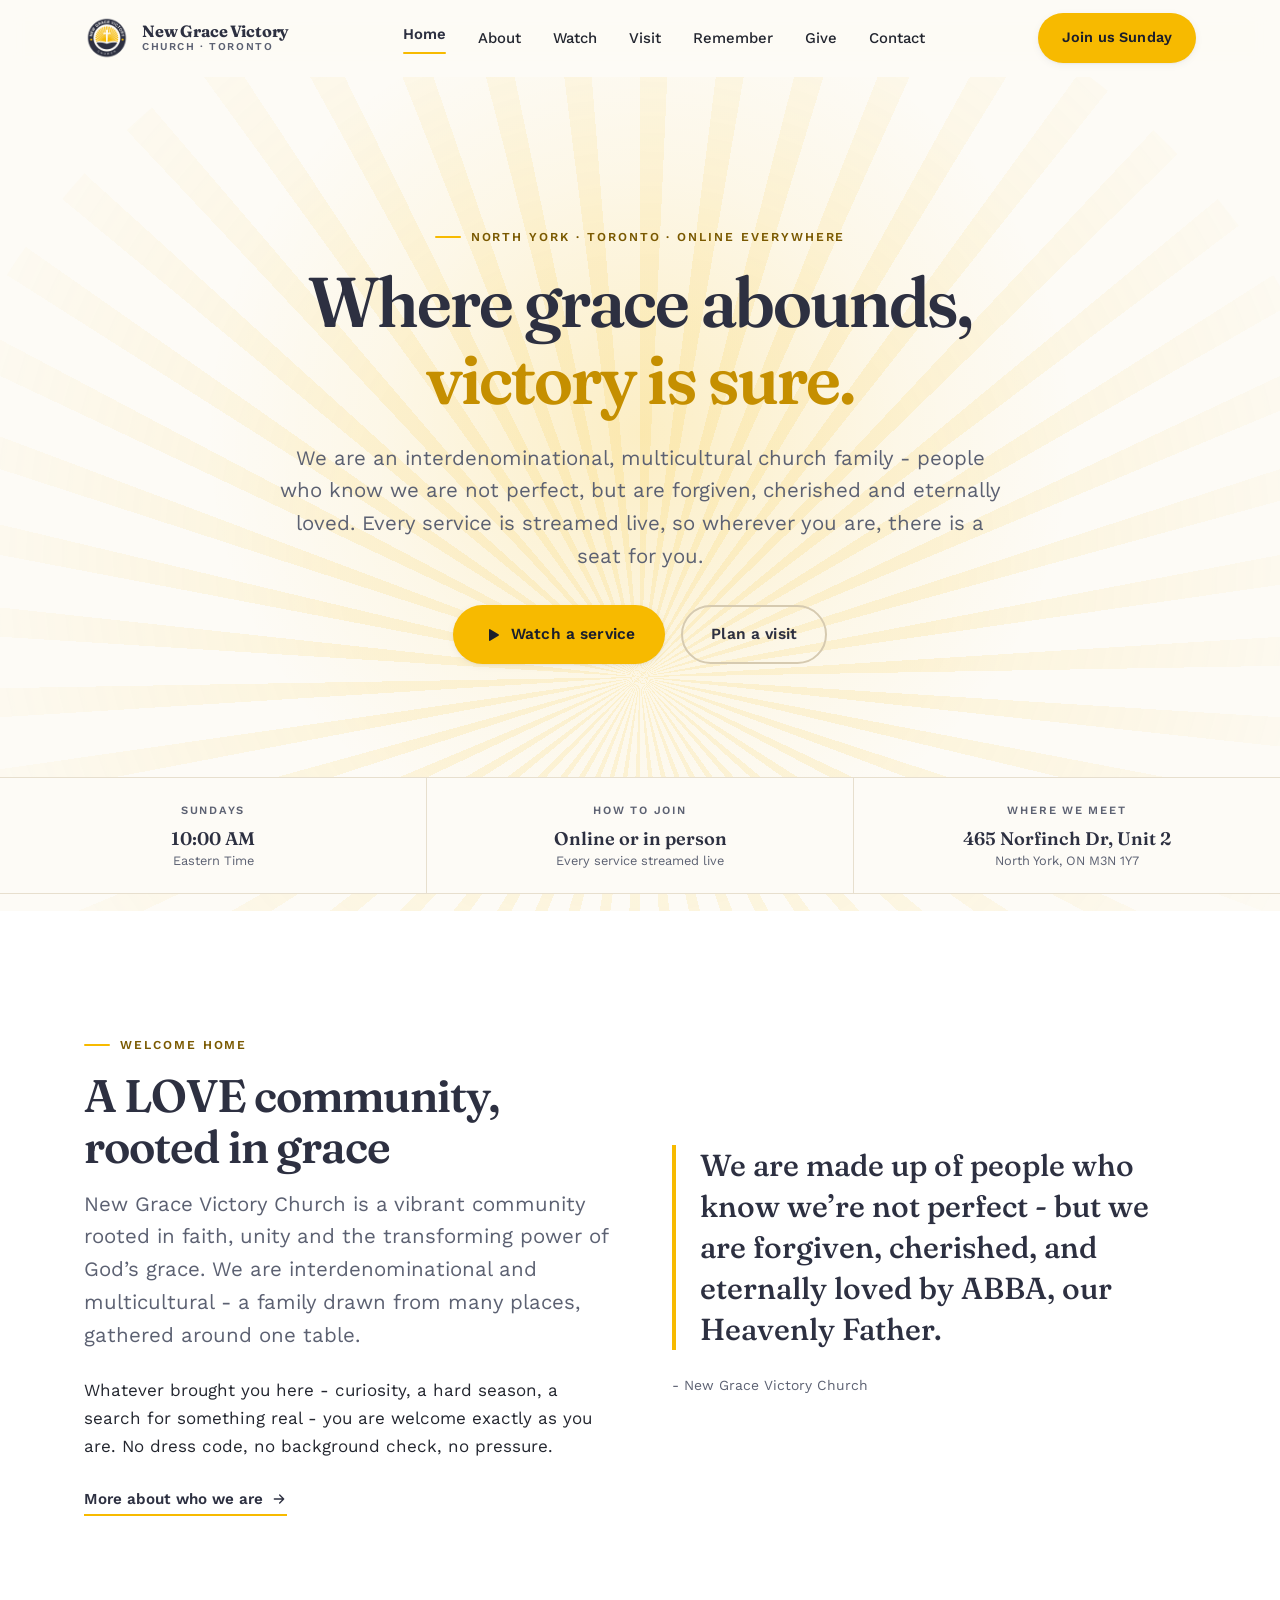
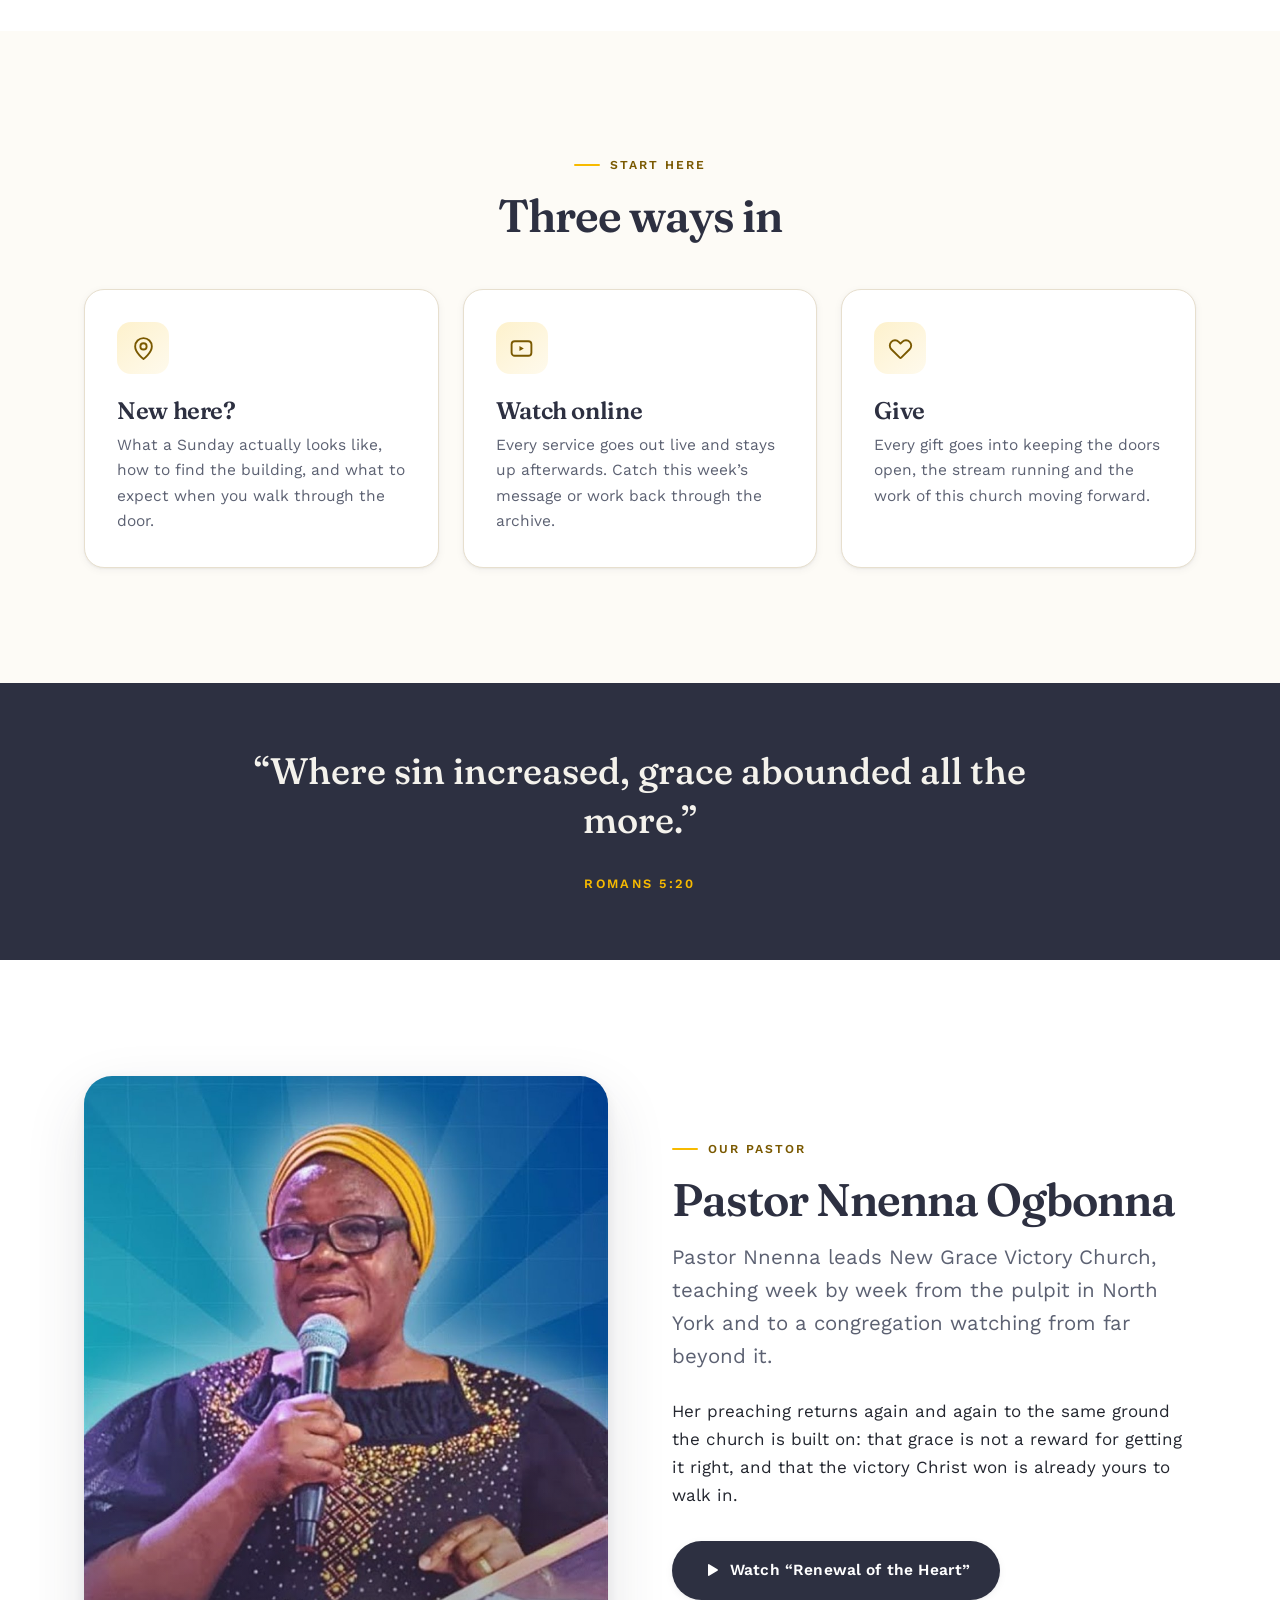
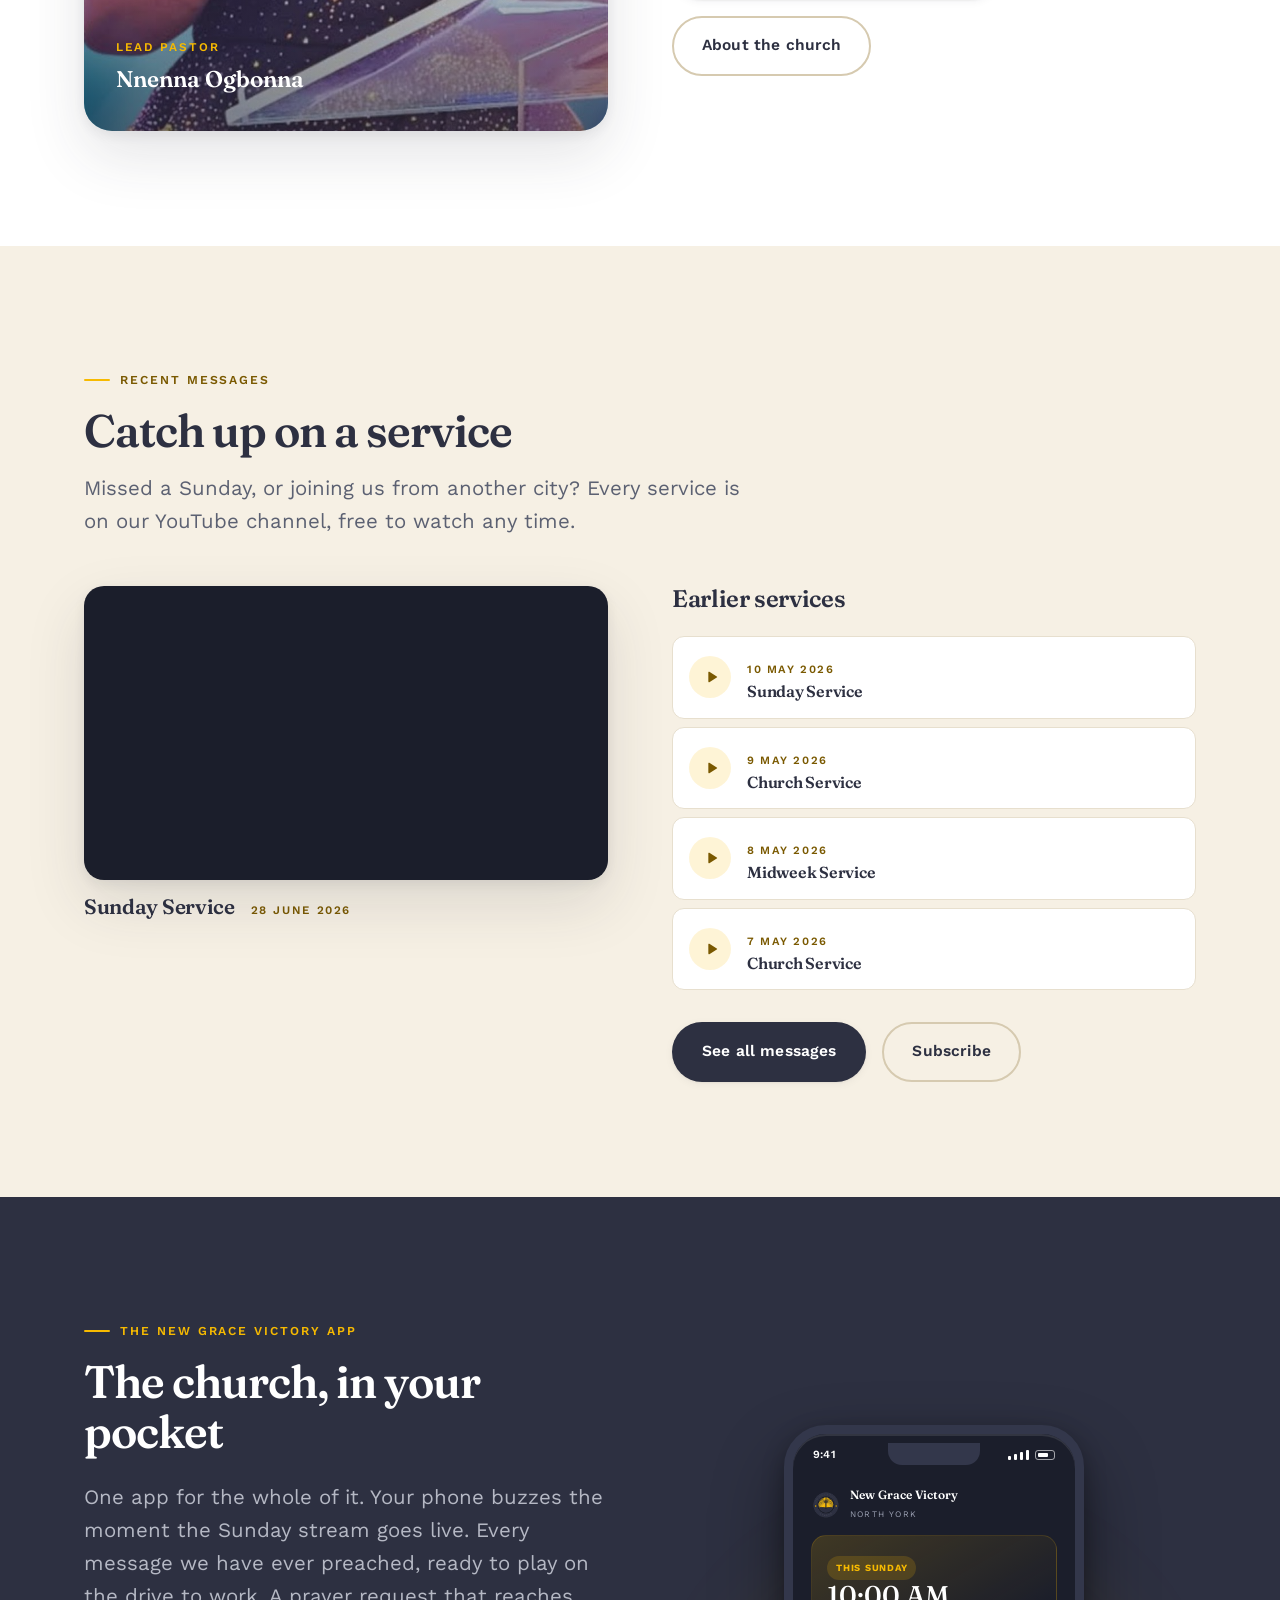
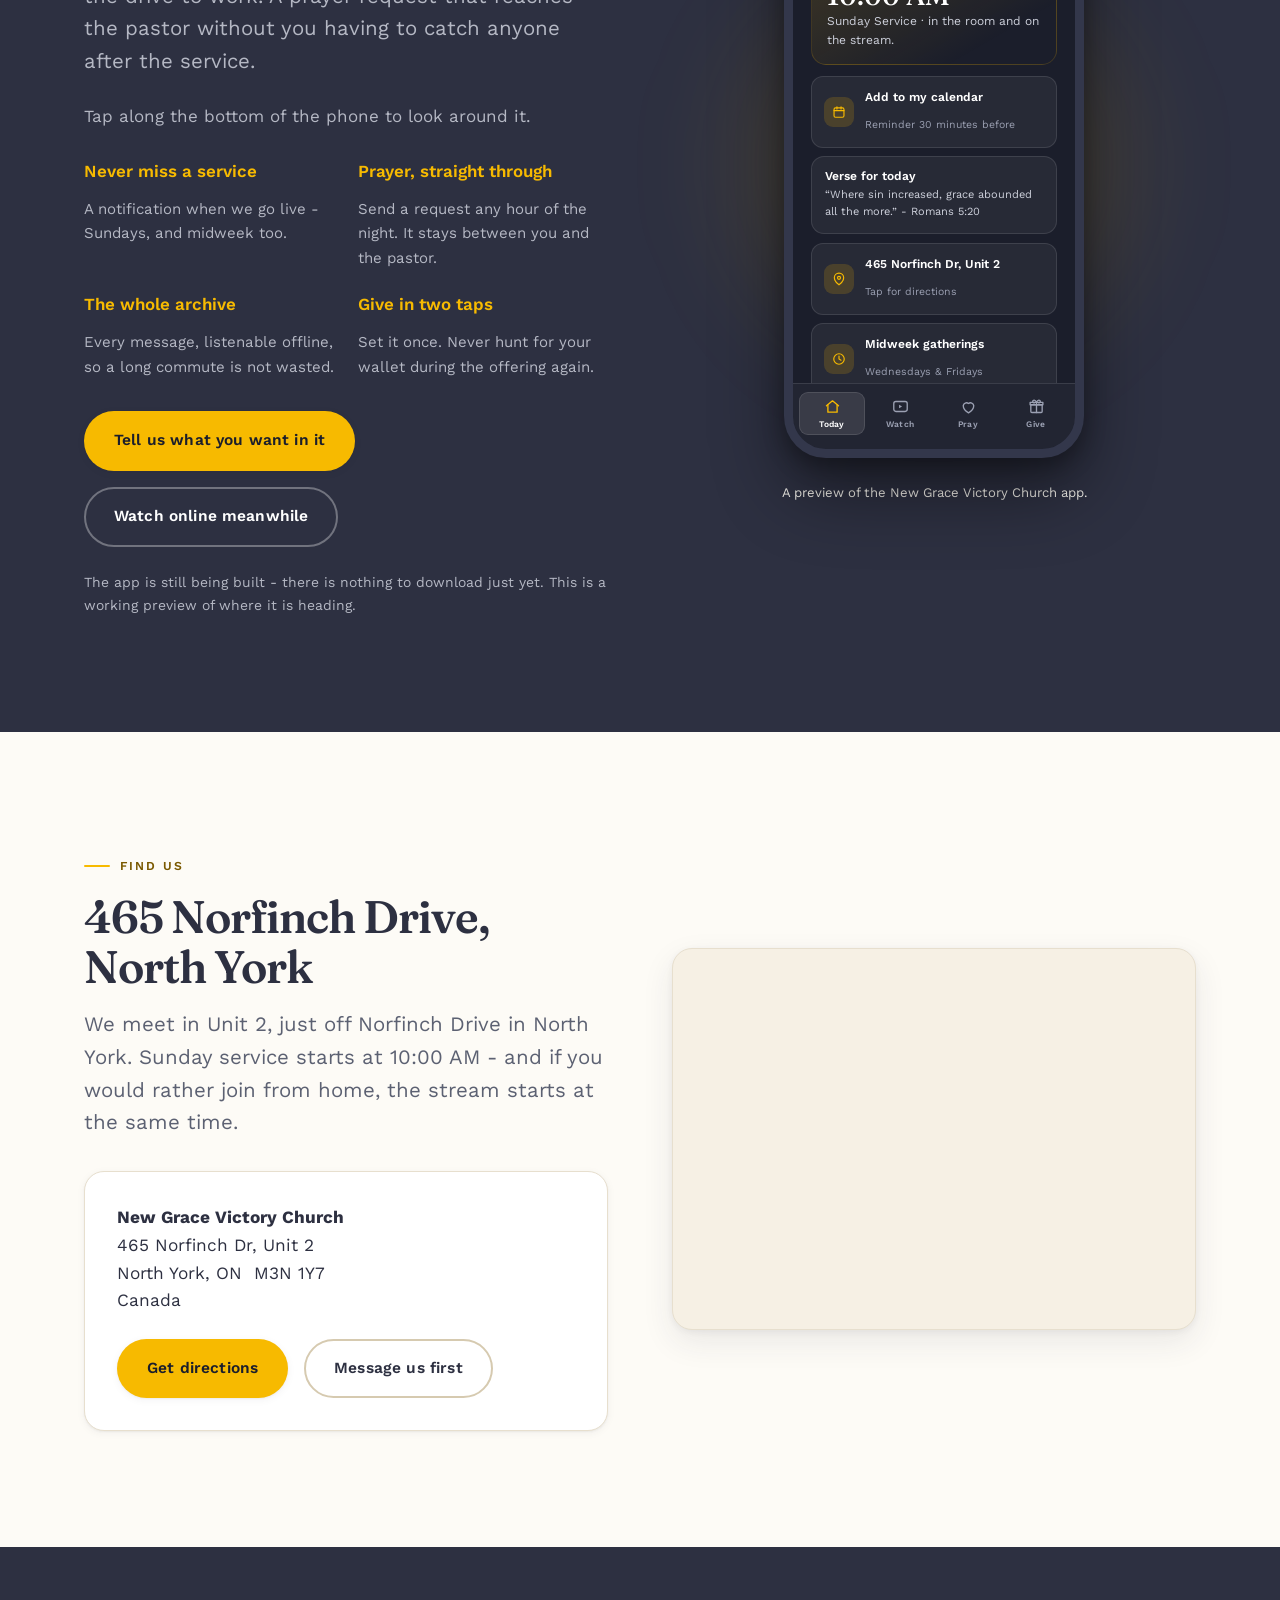
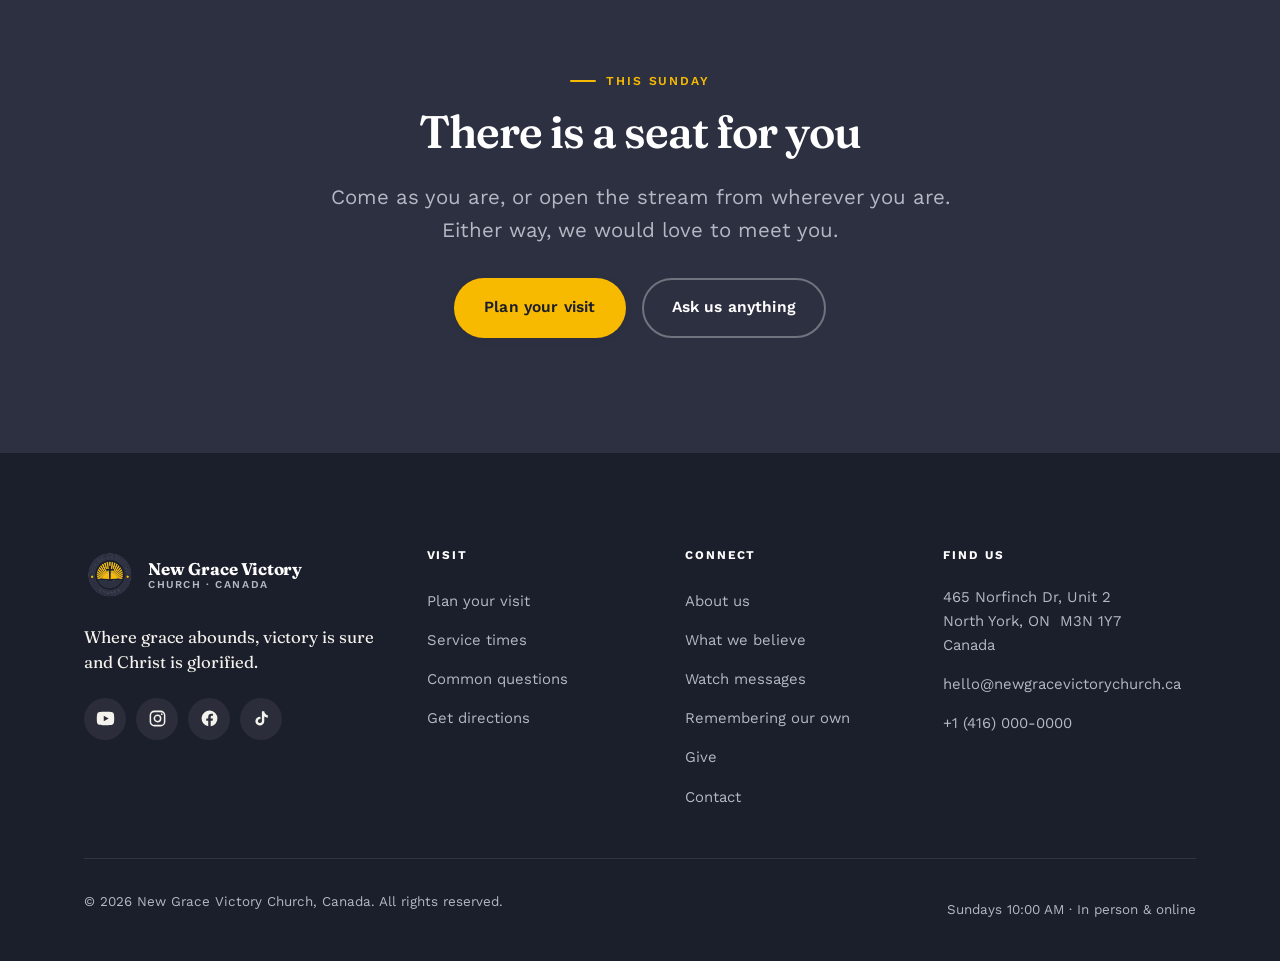
<file: index.html>
<!DOCTYPE html>
<html lang="en-CA">
<head>
<meta charset="utf-8">
<meta name="viewport" content="width=device-width, initial-scale=1">
<title>New Grace Victory Church | North York, Toronto</title>
<meta name="description" content="An interdenominational, multicultural church family in North York, Toronto. Sundays at 10:00 AM in person and streamed live. Where grace abounds, victory is sure and Christ is glorified.">
<link rel="canonical" href="https://newgracevictorychurch.ca/">

<meta property="og:type" content="website">
<meta property="og:site_name" content="New Grace Victory Church">
<meta property="og:title" content="New Grace Victory Church | North York, Toronto">
<meta property="og:description" content="Where grace abounds, victory is sure and Christ is glorified. Join us Sundays at 10:00 AM - in person in North York or live online.">
<meta property="og:url" content="https://newgracevictorychurch.ca/">
<meta property="og:image" content="https://newgracevictorychurch.ca/assets/og-image.jpg">
<meta name="twitter:card" content="summary_large_image">

<link rel="icon" href="assets/favicon.svg" type="image/svg+xml">
<link rel="apple-touch-icon" href="assets/logo.png">
<meta name="theme-color" content="#2D3041">

<link rel="preconnect" href="https://fonts.googleapis.com">
<link rel="preconnect" href="https://fonts.gstatic.com" crossorigin>
<link rel="stylesheet" href="https://fonts.googleapis.com/css2?family=Fraunces:opsz,wght@9..144,400;9..144,500;9..144,600;9..144,700&family=Work+Sans:wght@400;500;600;700&display=swap">
<link rel="stylesheet" href="css/styles.css">
<link rel="stylesheet" href="css/app-demo.css">

<script type="application/ld+json">
{
  "@context": "https://schema.org",
  "@type": "Church",
  "name": "New Grace Victory Church",
  "alternateName": "New Grace Victory Church Canada",
  "url": "https://newgracevictorychurch.ca/",
  "logo": "https://newgracevictorychurch.ca/assets/logo.png",
  "slogan": "Where grace abounds, victory is sure and Christ is glorified.",
  "address": {
    "@type": "PostalAddress",
    "streetAddress": "465 Norfinch Dr, Unit 2",
    "addressLocality": "North York",
    "addressRegion": "ON",
    "postalCode": "M3N 1Y7",
    "addressCountry": "CA"
  },
  "sameAs": [
    "https://www.youtube.com/@NewGraceVictoryChurch",
    "https://www.instagram.com/newgracevictorychurch/",
    "https://www.facebook.com/NewGraceVictoryChurch/",
    "https://www.tiktok.com/@newgracevictorychurch"
  ],
  "event": {
    "@type": "Event",
    "name": "Sunday Service",
    "eventSchedule": {
      "@type": "Schedule",
      "byDay": "https://schema.org/Sunday",
      "startTime": "10:00",
      "scheduleTimezone": "America/Toronto",
      "repeatFrequency": "P1W"
    },
    "eventAttendanceMode": "https://schema.org/MixedEventAttendanceMode",
    "location": {
      "@type": "Place",
      "name": "New Grace Victory Church",
      "address": "465 Norfinch Dr, Unit 2, North York, ON M3N 1Y7"
    }
  }
}
</script>
</head>
<body>

<a class="skip-link" href="#main">Skip to content</a>

<header class="site-header">
  <div class="wrap">
    <nav class="nav" aria-label="Main">
      <a class="brand" href="index.html">
        <img src="assets/logo.png" alt="New Grace Victory Church" width="46" height="46">
        <span class="brand-text">
          <span class="brand-name">New Grace Victory</span>
          <span class="brand-sub">Church &middot; Toronto</span>
        </span>
      </a>

      <button class="nav-toggle" type="button" aria-expanded="false" aria-controls="nav-links">
        <span class="visually-hidden">Menu</span>
        <svg class="icon-open" viewBox="0 0 24 24" fill="none" stroke="currentColor" stroke-width="2" stroke-linecap="round" aria-hidden="true"><path d="M4 7h16M4 12h16M4 17h16"/></svg>
        <svg class="icon-close" viewBox="0 0 24 24" fill="none" stroke="currentColor" stroke-width="2" stroke-linecap="round" aria-hidden="true"><path d="M6 6l12 12M18 6L6 18"/></svg>
      </button>

      <ul class="nav-links" id="nav-links">
        <li><a href="index.html" aria-current="page">Home</a></li>
        <li><a href="about.html">About</a></li>
        <li><a href="sermons.html">Watch</a></li>
        <li><a href="visit.html">Visit</a></li>
        <li><a href="remember.html">Remember</a></li>
        <li><a href="give.html">Give</a></li>
        <li><a href="contact.html">Contact</a></li>
        <li class="nav-mobile-cta"><a class="btn btn--gold" href="visit.html">Join us Sunday</a></li>
      </ul>

      <div class="nav-cta"><a class="btn btn--gold" href="visit.html">Join us Sunday</a></div>
    </nav>
  </div>
</header>

<main id="main">

  <!-- ============================ HERO ============================ -->
  <section class="hero">
    <div class="hero-glow" aria-hidden="true"></div>
    <div class="hero-rays" aria-hidden="true"></div>

    <div class="wrap hero-inner">
      <p class="eyebrow">North York &middot; Toronto &middot; Online everywhere</p>
      <h1>Where grace abounds, <em>victory is sure.</em></h1>
      <p class="lede">
        We are an interdenominational, multicultural church family - people who know
        we are not perfect, but are forgiven, cherished and eternally loved.
        Every service is streamed live, so wherever you are, there is a seat for you.
      </p>
      <div class="btn-row">
        <a class="btn btn--gold" href="sermons.html">
          <svg viewBox="0 0 24 24" fill="currentColor" aria-hidden="true"><path d="M8 5.14v13.72a1 1 0 0 0 1.52.86l11.14-6.86a1 1 0 0 0 0-1.72L9.52 4.28A1 1 0 0 0 8 5.14Z"/></svg>
          Watch a service
        </a>
        <a class="btn btn--ghost" href="visit.html">Plan a visit</a>
      </div>
    </div>

    <dl class="facts">
      <div>
        <dt>Sundays</dt>
        <dd>10:00 AM<small>Eastern Time</small></dd>
      </div>
      <div>
        <dt>How to join</dt>
        <dd>Online or in person<small>Every service streamed live</small></dd>
      </div>
      <div>
        <dt>Where we meet</dt>
        <dd>465 Norfinch Dr, Unit&nbsp;2<small>North York, ON M3N 1Y7</small></dd>
      </div>
    </dl>
  </section>

  <!-- ========================== WELCOME =========================== -->
  <section class="section section--paper">
    <div class="wrap">
      <div class="split">
        <div class="reveal">
          <p class="eyebrow">Welcome home</p>
          <h2>A LOVE community, rooted in grace</h2>
          <p class="lede">
            New Grace Victory Church is a vibrant community rooted in faith, unity and the
            transforming power of God&rsquo;s grace. We are interdenominational and multicultural
            - a family drawn from many places, gathered around one table.
          </p>
          <p class="mt-4">
            Whatever brought you here - curiosity, a hard season, a search for something
            real - you are welcome exactly as you are. No dress code, no background check,
            no pressure.
          </p>
          <p class="mt-4"><a class="link-arrow" href="about.html">
            More about who we are
            <svg viewBox="0 0 24 24" fill="none" stroke="currentColor" stroke-width="2" stroke-linecap="round" stroke-linejoin="round" aria-hidden="true"><path d="M5 12h14M13 6l6 6-6 6"/></svg>
          </a></p>
        </div>

        <div class="reveal" data-delay="1">
          <blockquote class="pullquote">
            We are made up of people who know we&rsquo;re not perfect - but we are forgiven,
            cherished, and eternally loved by ABBA, our Heavenly Father.
          </blockquote>
          <p class="form-note">- New Grace Victory Church</p>
        </div>
      </div>
    </div>
  </section>

  <!-- ========================= THREE DOORS ======================== -->
  <section class="section">
    <div class="wrap">
      <div class="section-head section-head--center reveal">
        <p class="eyebrow">Start here</p>
        <h2>Three ways in</h2>
      </div>

      <div class="grid grid--3">
        <a class="card reveal" data-delay="1" href="visit.html">
          <span class="card-icon">
            <svg viewBox="0 0 24 24" fill="none" stroke="currentColor" stroke-width="1.8" stroke-linecap="round" stroke-linejoin="round" aria-hidden="true"><path d="M20 10c0 6-8 12-8 12s-8-6-8-12a8 8 0 0 1 16 0Z"/><circle cx="12" cy="10" r="3"/></svg>
          </span>
          <h3>New here?</h3>
          <p>
            What a Sunday actually looks like, how to find the building, and what to expect
            when you walk through the door.
          </p>
        </a>

        <a class="card reveal" data-delay="2" href="sermons.html">
          <span class="card-icon">
            <svg viewBox="0 0 24 24" fill="none" stroke="currentColor" stroke-width="1.8" stroke-linecap="round" stroke-linejoin="round" aria-hidden="true"><rect x="2.5" y="5" width="19" height="14" rx="3"/><path d="M10 9.6v4.8l4.2-2.4z" fill="currentColor" stroke="none"/></svg>
          </span>
          <h3>Watch online</h3>
          <p>
            Every service goes out live and stays up afterwards. Catch this week&rsquo;s message
            or work back through the archive.
          </p>
        </a>

        <a class="card reveal" data-delay="3" href="give.html">
          <span class="card-icon">
            <svg viewBox="0 0 24 24" fill="none" stroke="currentColor" stroke-width="1.8" stroke-linecap="round" stroke-linejoin="round" aria-hidden="true"><path d="M20.8 5.6a5 5 0 0 0-7.1 0L12 7.3l-1.7-1.7a5 5 0 0 0-7.1 7.1l8.1 8.1a1 1 0 0 0 1.4 0l8.1-8.1a5 5 0 0 0 0-7.1Z"/></svg>
          </span>
          <h3>Give</h3>
          <p>
            Every gift goes into keeping the doors open, the stream running and the
            work of this church moving forward.
          </p>
        </a>
      </div>
    </div>
  </section>

  <!-- ========================== SCRIPTURE ========================= -->
  <section class="section section--tight section--navy">
    <div class="wrap">
      <div class="verse reveal">
        <blockquote>
          &ldquo;Where sin increased, grace abounded all the more.&rdquo;
        </blockquote>
        <cite>Romans 5:20</cite>
      </div>
    </div>
  </section>

  <!-- =========================== PASTOR =========================== -->
  <section class="section section--paper">
    <div class="wrap">
      <div class="split split--reverse">
        <div class="reveal">
          <p class="eyebrow">Our pastor</p>
          <h2>Pastor Nnenna Ogbonna</h2>
          <p class="lede">
            Pastor Nnenna leads New Grace Victory Church, teaching week by week from
            the pulpit in North York and to a congregation watching from far beyond it.
          </p>
          <p class="mt-4">
            Her preaching returns again and again to the same ground the church is built on:
            that grace is not a reward for getting it right, and that the victory Christ won
            is already yours to walk in.
          </p>
          <div class="btn-row mt-5">
            <a class="btn btn--navy" href="https://www.youtube.com/watch?v=hyotY_6JX_c" target="_blank" rel="noopener">
              <svg viewBox="0 0 24 24" fill="currentColor" aria-hidden="true"><path d="M8 5.14v13.72a1 1 0 0 0 1.52.86l11.14-6.86a1 1 0 0 0 0-1.72L9.52 4.28A1 1 0 0 0 8 5.14Z"/></svg>
              Watch &ldquo;Renewal of the Heart&rdquo;
            </a>
            <a class="btn btn--ghost" href="about.html">About the church</a>
          </div>
        </div>

        <figure class="portrait reveal" data-delay="1" style="margin:0">
          <img src="assets/pastor-nnenna.jpg"
               alt="Pastor Nnenna Ogbonna preaching, holding a microphone"
               width="922" height="1200" loading="lazy">
          <figcaption class="portrait-caption">
            <p class="role">Lead Pastor</p>
            <p class="name">Nnenna Ogbonna</p>
          </figcaption>
        </figure>
      </div>
    </div>
  </section>

  <!-- ======================= LATEST MESSAGES ====================== -->
  <section class="section section--deep">
    <div class="wrap">
      <div class="section-head reveal">
        <p class="eyebrow">Recent messages</p>
        <h2>Catch up on a service</h2>
        <p class="lede">
          Missed a Sunday, or joining us from another city? Every service is on our
          YouTube channel, free to watch any time.
        </p>
      </div>

      <div class="split" style="align-items:start">
        <div class="reveal" data-sermon-latest></div>

        <div class="reveal" data-delay="1">
          <h3 style="margin-bottom:var(--space-4)">Earlier services</h3>
          <div class="sermon-list" data-sermons="list" data-skip="1" data-limit="4">
            <noscript>
              <p class="lede">
                <a class="link-arrow" href="https://www.youtube.com/@NewGraceVictoryChurch" target="_blank" rel="noopener">
                  Watch every service on YouTube
                </a>
              </p>
            </noscript>
          </div>

          <div class="btn-row mt-5">
            <a class="btn btn--navy" href="sermons.html">See all messages</a>
            <a class="btn btn--ghost" data-social="youtube" href="https://www.youtube.com/@NewGraceVictoryChurch" target="_blank" rel="noopener">Subscribe</a>
          </div>
        </div>
      </div>
    </div>
  </section>

  <!-- ========================== CHURCH APP ======================== -->
  <section class="section section--navy" data-home-app>
    <div class="wrap">
      <div class="split">

        <div class="reveal">
          <p class="eyebrow">The New Grace Victory app</p>
          <h2>The church, in your pocket</h2>
          <p class="lede mt-4">
            One app for the whole of it. Your phone buzzes the moment the Sunday stream
            goes live. Every message we have ever preached, ready to play on the drive to
            work. A prayer request that reaches the pastor without you having to catch
            anyone after the service.
          </p>
          <p class="mt-4" style="color:var(--on-navy-dim)">
            Tap along the bottom of the phone to look around it.
          </p>

          <div class="grid mt-5" style="gap:var(--space-4) var(--space-4);grid-template-columns:repeat(auto-fit,minmax(200px,1fr))">
            <div>
              <h4 style="color:var(--gold)">Never miss a service</h4>
              <p style="color:var(--on-navy-dim);font-size:.94rem">
                A notification when we go live - Sundays, and midweek too.
              </p>
            </div>
            <div>
              <h4 style="color:var(--gold)">Prayer, straight through</h4>
              <p style="color:var(--on-navy-dim);font-size:.94rem">
                Send a request any hour of the night. It stays between you and the pastor.
              </p>
            </div>
            <div>
              <h4 style="color:var(--gold)">The whole archive</h4>
              <p style="color:var(--on-navy-dim);font-size:.94rem">
                Every message, listenable offline, so a long commute is not wasted.
              </p>
            </div>
            <div>
              <h4 style="color:var(--gold)">Give in two taps</h4>
              <p style="color:var(--on-navy-dim);font-size:.94rem">
                Set it once. Never hunt for your wallet during the offering again.
              </p>
            </div>
          </div>

          <div class="btn-row mt-5">
            <a class="btn btn--gold" href="contact.html">Tell us what you want in it</a>
            <a class="btn btn--ghost" href="sermons.html">Watch online meanwhile</a>
          </div>

          <p class="form-note mt-4" style="color:var(--on-navy-dim)">
            The app is still being built - there is nothing to download just yet.
            This is a working preview of where it is heading.
          </p>
        </div>

        <div class="phone-stage reveal" data-delay="1">
          <div class="phone" data-phone>

            <div class="phone-status">
              <span>9:41</span>
              <span style="display:flex;align-items:center;gap:6px">
                <span class="dots" aria-hidden="true"><i></i><i></i><i></i><i></i></span>
                <span class="phone-battery" aria-hidden="true"></span>
              </span>
            </div>

            <div class="phone-screens">

              <!-- 1. Today -->
              <div class="phone-screen is-active" id="app-today" role="tabpanel" aria-labelledby="apptab-today">
                <div class="ph-crest">
                  <img src="assets/logo.png" alt="" width="30" height="30">
                  <span>
                    <strong>New Grace Victory</strong>
                    <small>North York</small>
                  </span>
                </div>

                <div class="ph-hero">
                  <span class="ph-chip ph-chip--soon">This Sunday</span>
                  <p class="ph-countdown">10:00 AM</p>
                  <p class="ph-body" style="margin:0">
                    Sunday Service &middot; in the room and on the stream.
                  </p>
                </div>

                <div class="ph-row">
                  <span class="ph-row-icon">
                    <svg viewBox="0 0 24 24" fill="none" stroke="currentColor" stroke-width="2" stroke-linecap="round" aria-hidden="true"><rect x="3.5" y="5" width="17" height="16" rx="2.5"/><path d="M3.5 9.5h17M8.5 3v4M15.5 3v4"/></svg>
                  </span>
                  <span class="ph-row-text"><strong>Add to my calendar</strong><span>Reminder 30 minutes before</span></span>
                </div>

                <div class="ph-card">
                  <h4>Verse for today</h4>
                  <p>&ldquo;Where sin increased, grace abounded all the more.&rdquo; - Romans 5:20</p>
                </div>

                <div class="ph-row">
                  <span class="ph-row-icon">
                    <svg viewBox="0 0 24 24" fill="none" stroke="currentColor" stroke-width="2" stroke-linecap="round" aria-hidden="true"><path d="M20 10c0 6-8 12-8 12s-8-6-8-12a8 8 0 0 1 16 0Z"/><circle cx="12" cy="10" r="2.6"/></svg>
                  </span>
                  <span class="ph-row-text"><strong>465 Norfinch Dr, Unit 2</strong><span>Tap for directions</span></span>
                </div>

                <div class="ph-row">
                  <span class="ph-row-icon">
                    <svg viewBox="0 0 24 24" fill="none" stroke="currentColor" stroke-width="2" stroke-linecap="round" aria-hidden="true"><circle cx="12" cy="12" r="9"/><path d="M12 6.8V12l3.4 2"/></svg>
                  </span>
                  <span class="ph-row-text"><strong>Midweek gatherings</strong><span>Wednesdays &amp; Fridays</span></span>
                </div>
              </div>

              <!-- 2. Watch -->
              <div class="phone-screen" id="app-watch" role="tabpanel" aria-labelledby="apptab-watch" aria-hidden="true">
                <p class="ph-eyebrow">Watch</p>

                <div class="ph-hero">
                  <span class="ph-chip ph-chip--live">Live now</span>
                  <h3 class="ph-title" style="margin-top:9px">Sunday Service</h3>
                  <p class="ph-sub" style="margin:0">Started 12 minutes ago</p>
                </div>

                <span class="ph-btn">Join the stream</span>

                <p class="ph-eyebrow" style="margin-top:16px">Recent messages</p>

                <div class="ph-row">
                  <span class="ph-row-icon">
                    <svg viewBox="0 0 24 24" fill="currentColor" aria-hidden="true"><path d="M8 5.14v13.72a1 1 0 0 0 1.52.86l11.14-6.86a1 1 0 0 0 0-1.72L9.52 4.28A1 1 0 0 0 8 5.14Z"/></svg>
                  </span>
                  <span class="ph-row-text"><strong>Renewal of the Heart</strong><span>Pastor Nnenna Ogbonna</span></span>
                  <span class="ph-row-end">48:20</span>
                </div>

                <div class="ph-row">
                  <span class="ph-row-icon">
                    <svg viewBox="0 0 24 24" fill="currentColor" aria-hidden="true"><path d="M8 5.14v13.72a1 1 0 0 0 1.52.86l11.14-6.86a1 1 0 0 0 0-1.72L9.52 4.28A1 1 0 0 0 8 5.14Z"/></svg>
                  </span>
                  <span class="ph-row-text"><strong>Powers Against Destiny Killers</strong><span>Friday service</span></span>
                  <span class="ph-row-end">1h 04</span>
                </div>

                <div class="ph-row">
                  <span class="ph-row-icon">
                    <svg viewBox="0 0 24 24" fill="none" stroke="currentColor" stroke-width="2" stroke-linecap="round" stroke-linejoin="round" aria-hidden="true"><path d="M12 3.5v11M8 11l4 3.5 4-3.5"/><path d="M4.5 17v2.5h15V17"/></svg>
                  </span>
                  <span class="ph-row-text"><strong>Download for offline</strong><span>Listen on the drive to work</span></span>
                </div>
              </div>

              <!-- 3. Pray -->
              <div class="phone-screen" id="app-pray" role="tabpanel" aria-labelledby="apptab-pray" aria-hidden="true">
                <p class="ph-eyebrow">Prayer</p>
                <h3 class="ph-title">What can we pray for?</h3>
                <p class="ph-sub">It goes to the pastor, and no further.</p>

                <div class="ph-input">
                  Please pray for my mother&rsquo;s results on Thursday<span class="ph-caret" aria-hidden="true"></span>
                </div>

                <div class="ph-row">
                  <span class="ph-row-icon">
                    <svg viewBox="0 0 24 24" fill="none" stroke="currentColor" stroke-width="2" stroke-linecap="round" aria-hidden="true"><rect x="4.5" y="10.5" width="15" height="10" rx="2.5"/><path d="M8.2 10.5V7.8a3.8 3.8 0 0 1 7.6 0v2.7"/></svg>
                  </span>
                  <span class="ph-row-text"><strong>Keep this private</strong><span>Only Pastor Nnenna will see it</span></span>
                </div>

                <span class="ph-btn">Send to the pastor</span>
                <span class="ph-btn ph-btn--quiet" style="margin-top:8px">Share with the prayer team</span>

                <div class="ph-card mt-4" style="margin-top:14px">
                  <h4>You are being prayed for</h4>
                  <p>Three requests answered this month. We will follow up on this one.</p>
                </div>
              </div>

              <!-- 4. Give -->
              <div class="phone-screen" id="app-give" role="tabpanel" aria-labelledby="apptab-give" aria-hidden="true">
                <p class="ph-eyebrow">Giving</p>
                <h3 class="ph-title">Give in two taps</h3>
                <p class="ph-sub">Set it once, and it stays set.</p>

                <div class="ph-amounts">
                  <span class="ph-amount">$20</span>
                  <span class="ph-amount is-on">$50</span>
                  <span class="ph-amount">$100</span>
                </div>

                <div class="ph-row">
                  <span class="ph-row-icon">
                    <svg viewBox="0 0 24 24" fill="none" stroke="currentColor" stroke-width="2" aria-hidden="true"><rect x="2.5" y="5" width="19" height="14" rx="2.5"/><path d="M2.5 10h19"/></svg>
                  </span>
                  <span class="ph-row-text"><strong>Card ending 4417</strong><span>Change payment method</span></span>
                </div>

                <div class="ph-row">
                  <span class="ph-row-icon">
                    <svg viewBox="0 0 24 24" fill="none" stroke="currentColor" stroke-width="2" stroke-linecap="round" aria-hidden="true"><path d="M20.5 8.5v-2a2 2 0 0 0-2-2h-13a2 2 0 0 0-2 2v11a2 2 0 0 0 2 2h13a2 2 0 0 0 2-2v-2"/><path d="M21.5 10.5h-5a1.5 1.5 0 0 0 0 3h5z"/></svg>
                  </span>
                  <span class="ph-row-text"><strong>Repeat monthly</strong><span>Cancel any time, no questions</span></span>
                </div>

                <span class="ph-btn">Give $50</span>

                <div class="ph-card" style="margin-top:14px">
                  <span class="ph-chip ph-chip--ok">Receipt</span>
                  <h4 style="margin-top:8px">Your 2026 giving</h4>
                  <p>A summary of everything you gave, emailed to you each January.</p>
                </div>
              </div>

            </div>

            <div class="phone-tabs" role="tablist" aria-label="Church app screens">
              <button class="phone-tab" type="button" role="tab" id="apptab-today" aria-controls="app-today" aria-selected="true">
                <svg viewBox="0 0 24 24" fill="none" stroke="currentColor" stroke-width="1.9" stroke-linecap="round" stroke-linejoin="round" aria-hidden="true"><path d="M3.5 11 12 4l8.5 7"/><path d="M5.5 9.7V20h13V9.7"/></svg>
                Today
              </button>
              <button class="phone-tab" type="button" role="tab" id="apptab-watch" aria-controls="app-watch" aria-selected="false" tabindex="-1">
                <svg viewBox="0 0 24 24" fill="none" stroke="currentColor" stroke-width="1.9" stroke-linecap="round" stroke-linejoin="round" aria-hidden="true"><rect x="2.5" y="5" width="19" height="14" rx="3"/><path d="M10 9.6v4.8l4.2-2.4z" fill="currentColor" stroke="none"/></svg>
                Watch
              </button>
              <button class="phone-tab" type="button" role="tab" id="apptab-pray" aria-controls="app-pray" aria-selected="false" tabindex="-1">
                <svg viewBox="0 0 24 24" fill="none" stroke="currentColor" stroke-width="1.9" stroke-linecap="round" stroke-linejoin="round" aria-hidden="true"><path d="M12 21s-7.4-4.6-7.4-10.2A4.6 4.6 0 0 1 12 7.7a4.6 4.6 0 0 1 7.4 3.1C19.4 16.4 12 21 12 21Z"/></svg>
                Pray
              </button>
              <button class="phone-tab" type="button" role="tab" id="apptab-give" aria-controls="app-give" aria-selected="false" tabindex="-1">
                <svg viewBox="0 0 24 24" fill="none" stroke="currentColor" stroke-width="1.9" stroke-linecap="round" stroke-linejoin="round" aria-hidden="true"><path d="M4 9.5h16V19a1.5 1.5 0 0 1-1.5 1.5h-13A1.5 1.5 0 0 1 4 19z"/><path d="M3 6.2h18v3.3H3zM12 6.2v14.3"/><path d="M12 6.2S10.6 3 8.7 3a2.1 2.1 0 0 0 0 4.2M12 6.2S13.4 3 15.3 3a2.1 2.1 0 0 1 0 4.2"/></svg>
                Give
              </button>
            </div>

          </div>

          <p class="phone-caption">A preview of the New Grace Victory Church app.</p>
        </div>

      </div>
    </div>
  </section>

  <!-- ============================ FIND US ========================= -->
  <section class="section">
    <div class="wrap">
      <div class="split">
        <div class="reveal">
          <p class="eyebrow">Find us</p>
          <h2>465 Norfinch Drive, North York</h2>
          <p class="lede">
            We meet in Unit 2, just off Norfinch Drive in North York. Sunday service starts
            at 10:00 AM - and if you would rather join from home, the stream starts
            at the same time.
          </p>

          <div class="address-card mt-5">
            <address>
              <strong>New Grace Victory Church</strong><br>
              465 Norfinch Dr, Unit 2<br>
              North York, ON&nbsp; M3N 1Y7<br>
              Canada
            </address>
            <div class="btn-row mt-4">
              <a class="btn btn--gold" data-site="directions"
                 href="https://www.google.com/maps/search/?api=1&amp;query=465+Norfinch+Dr+Unit+2,+North+York,+ON+M3N+1Y7"
                 target="_blank" rel="noopener">Get directions</a>
              <a class="btn btn--ghost" href="contact.html">Message us first</a>
            </div>
          </div>
        </div>

        <!-- OpenStreetMap: no API key, and unlike Google's embed it allows framing -->
        <div class="map-frame reveal" data-delay="1">
          <iframe
            title="Map showing New Grace Victory Church at 465 Norfinch Drive, North York"
            src="https://www.openstreetmap.org/export/embed.html?bbox=-79.5381%2C43.7676%2C-79.5241%2C43.7756&amp;layer=mapnik&amp;marker=43.771569%2C-79.5311425"
            loading="lazy" referrerpolicy="no-referrer-when-downgrade"></iframe>
        </div>
      </div>
    </div>
  </section>

  <!-- ============================= CTA ============================ -->
  <section class="section section--navy">
    <div class="wrap wrap--narrow text-center reveal">
      <p class="eyebrow" style="justify-content:center">This Sunday</p>
      <h2>There is a seat for you</h2>
      <p class="lede mt-4">
        Come as you are, or open the stream from wherever you are. Either way,
        we would love to meet you.
      </p>
      <div class="btn-row mt-5" style="justify-content:center">
        <a class="btn btn--gold" href="visit.html">Plan your visit</a>
        <a class="btn btn--ghost" href="contact.html">Ask us anything</a>
      </div>
    </div>
  </section>

</main>

<footer class="site-footer">
  <div class="wrap">
    <div class="footer-grid">

      <div>
        <a class="footer-brand" href="index.html">
          <img src="assets/logo.png" alt="" width="52" height="52">
          <span class="brand-text">
            <span class="brand-name">New Grace Victory</span>
            <span class="brand-sub">Church &middot; Canada</span>
          </span>
        </a>
        <p class="footer-tagline">
          Where grace abounds, victory is sure and Christ is glorified.
        </p>
        <div class="socials">
          <a data-social="youtube" href="https://www.youtube.com/@NewGraceVictoryChurch" target="_blank" rel="noopener" aria-label="YouTube">
            <svg viewBox="0 0 24 24" fill="currentColor" aria-hidden="true"><path d="M23 12s0-3.9-.5-5.7a3 3 0 0 0-2.1-2.1C18.6 3.6 12 3.6 12 3.6s-6.6 0-8.4.6A3 3 0 0 0 1.5 6.3C1 8.1 1 12 1 12s0 3.9.5 5.7a3 3 0 0 0 2.1 2.1c1.8.6 8.4.6 8.4.6s6.6 0 8.4-.6a3 3 0 0 0 2.1-2.1C23 15.9 23 12 23 12ZM9.8 15.5v-7l6.2 3.5-6.2 3.5Z"/></svg>
          </a>
          <a data-social="instagram" href="https://www.instagram.com/newgracevictorychurch/" target="_blank" rel="noopener" aria-label="Instagram">
            <svg viewBox="0 0 24 24" fill="none" stroke="currentColor" stroke-width="1.9" aria-hidden="true"><rect x="3" y="3" width="18" height="18" rx="5"/><circle cx="12" cy="12" r="4"/><circle cx="17.4" cy="6.6" r="1.1" fill="currentColor" stroke="none"/></svg>
          </a>
          <a data-social="facebook" href="https://www.facebook.com/NewGraceVictoryChurch/" target="_blank" rel="noopener" aria-label="Facebook">
            <svg viewBox="0 0 24 24" fill="currentColor" aria-hidden="true"><path d="M22 12a10 10 0 1 0-11.6 9.9v-7H7.9V12h2.5V9.8c0-2.5 1.5-3.9 3.8-3.9 1.1 0 2.2.2 2.2.2v2.5h-1.3c-1.2 0-1.6.8-1.6 1.6V12h2.8l-.4 2.9h-2.4v7A10 10 0 0 0 22 12Z"/></svg>
          </a>
          <a data-social="tiktok" href="https://www.tiktok.com/@newgracevictorychurch" target="_blank" rel="noopener" aria-label="TikTok">
            <svg viewBox="0 0 24 24" fill="currentColor" aria-hidden="true"><path d="M16.6 5.8a4.8 4.8 0 0 1-1.1-3.1h-3v12.6a2.5 2.5 0 1 1-1.8-2.4V9.8a5.6 5.6 0 1 0 4.8 5.5V9.6a7.8 7.8 0 0 0 4.5 1.4V8a4.8 4.8 0 0 1-3.4-2.2Z"/></svg>
          </a>
        </div>
      </div>

      <div>
        <h4>Visit</h4>
        <ul class="footer-list">
          <li><a href="visit.html">Plan your visit</a></li>
          <li><a href="visit.html#times">Service times</a></li>
          <li><a href="visit.html#faq">Common questions</a></li>
          <li><a data-site="directions" href="https://www.google.com/maps/search/?api=1&amp;query=465+Norfinch+Dr+Unit+2,+North+York,+ON+M3N+1Y7" target="_blank" rel="noopener">Get directions</a></li>
        </ul>
      </div>

      <div>
        <h4>Connect</h4>
        <ul class="footer-list">
          <li><a href="about.html">About us</a></li>
          <li><a href="about.html#beliefs">What we believe</a></li>
          <li><a href="sermons.html">Watch messages</a></li>
          <li><a href="remember.html">Remembering our own</a></li>
          <li><a href="give.html">Give</a></li>
          <li><a href="contact.html">Contact</a></li>
        </ul>
      </div>

      <div>
        <h4>Find us</h4>
        <ul class="footer-list">
          <li>
            <address>
              465 Norfinch Dr, Unit 2<br>
              North York, ON&nbsp; M3N 1Y7<br>
              Canada
            </address>
          </li>
          <li><a data-site="email" href="mailto:hello@newgracevictorychurch.ca">hello@newgracevictorychurch.ca</a></li>
          <li><a data-site="phone" href="tel:+14160000000">+1 (416) 000-0000</a></li>
        </ul>
      </div>

    </div>

    <div class="footer-bottom">
      <p>&copy; <span data-year>2026</span> New Grace Victory Church, Canada. All rights reserved.</p>
      <p>Sundays 10:00 AM &middot; In person &amp; online</p>
    </div>
  </div>
</footer>

<script src="js/config.js"></script>
<script src="js/site.js" defer></script>
<script src="js/sermons.js" defer></script>
<script src="js/phone-demo.js" defer></script>
</body>
</html>
</file>
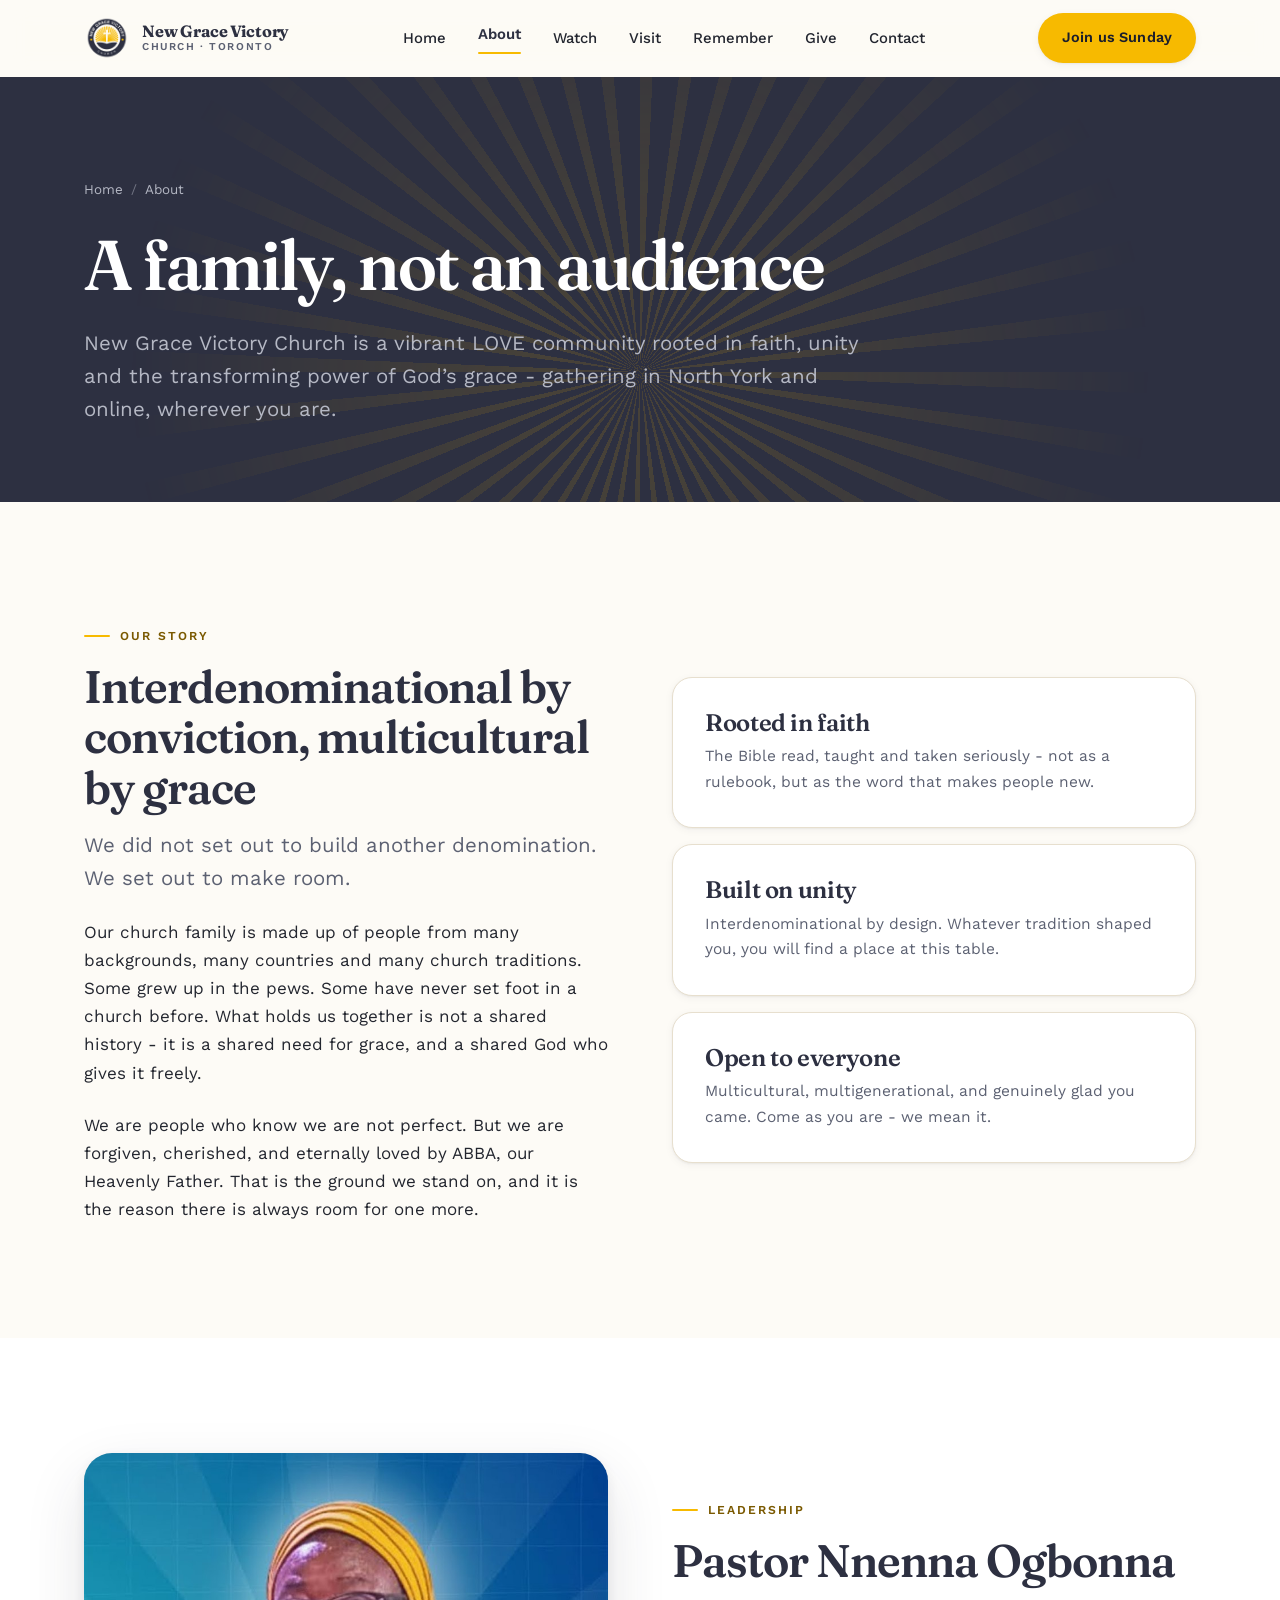
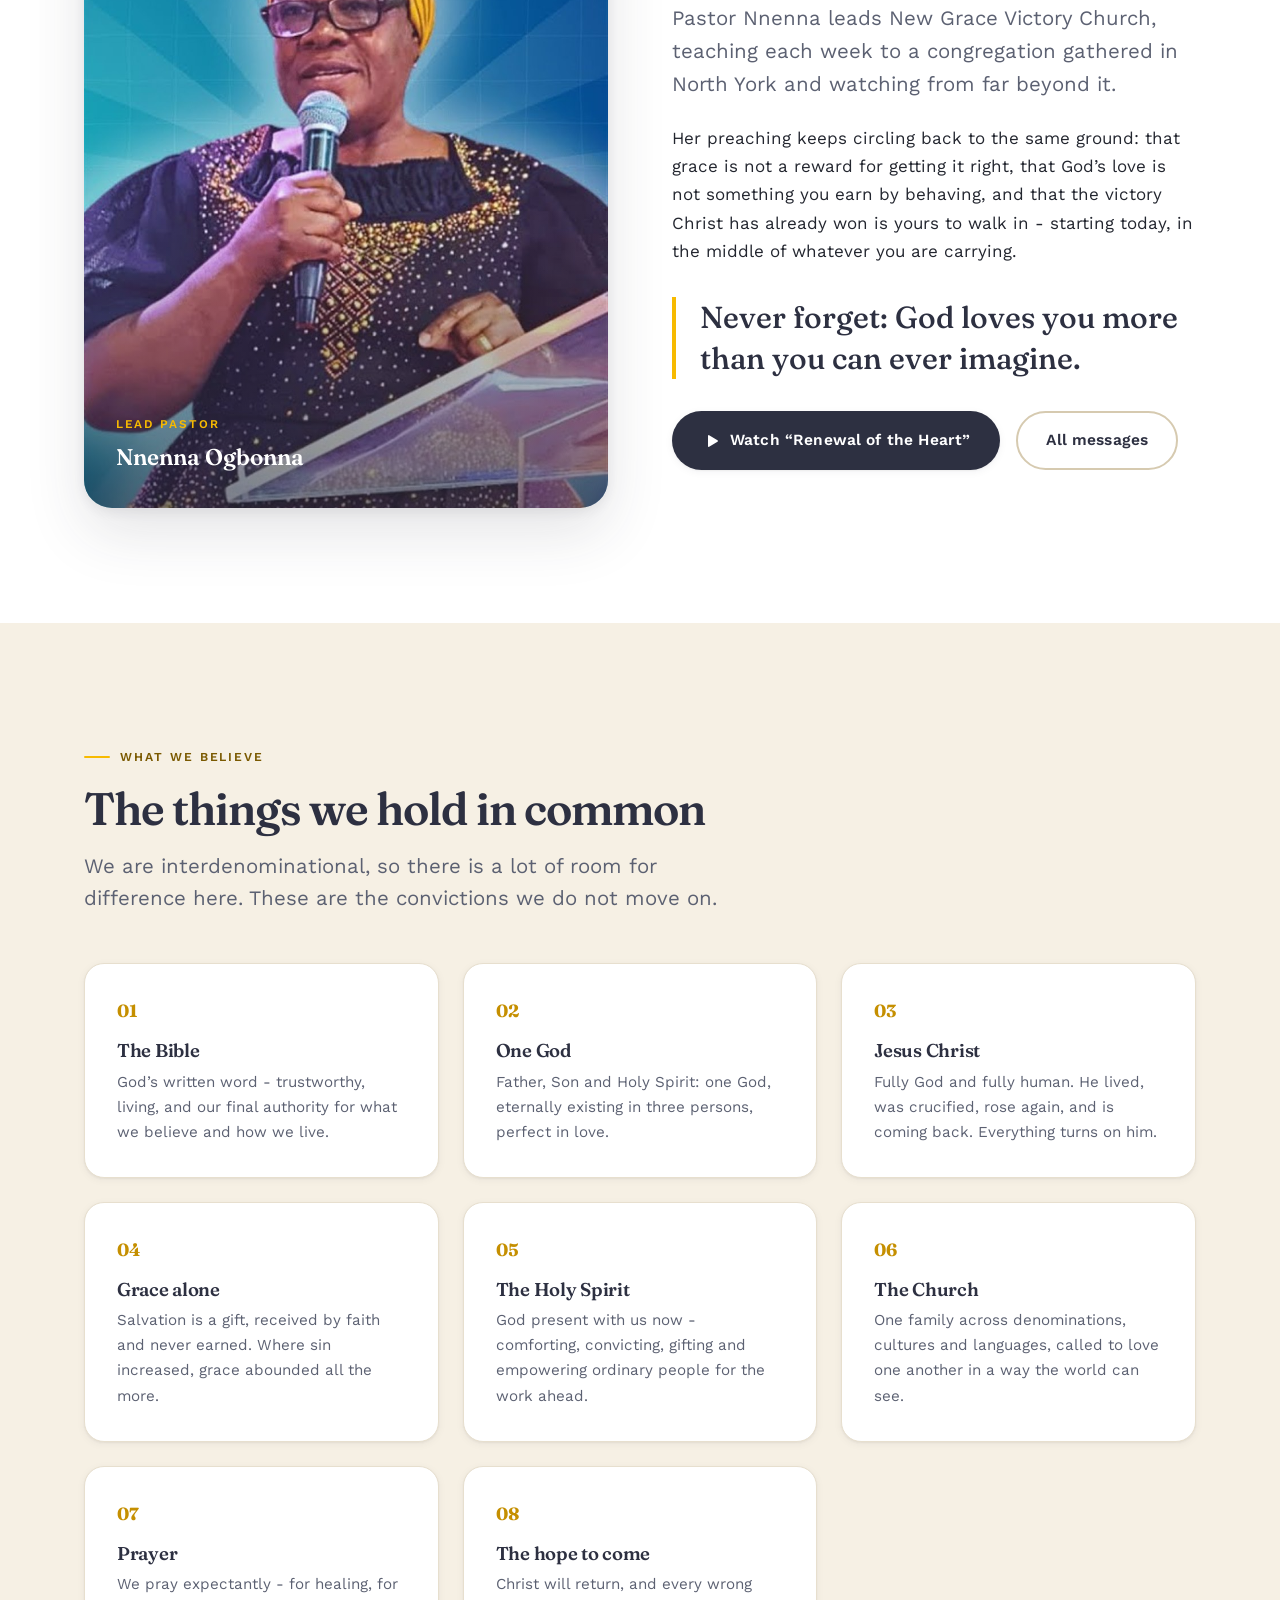
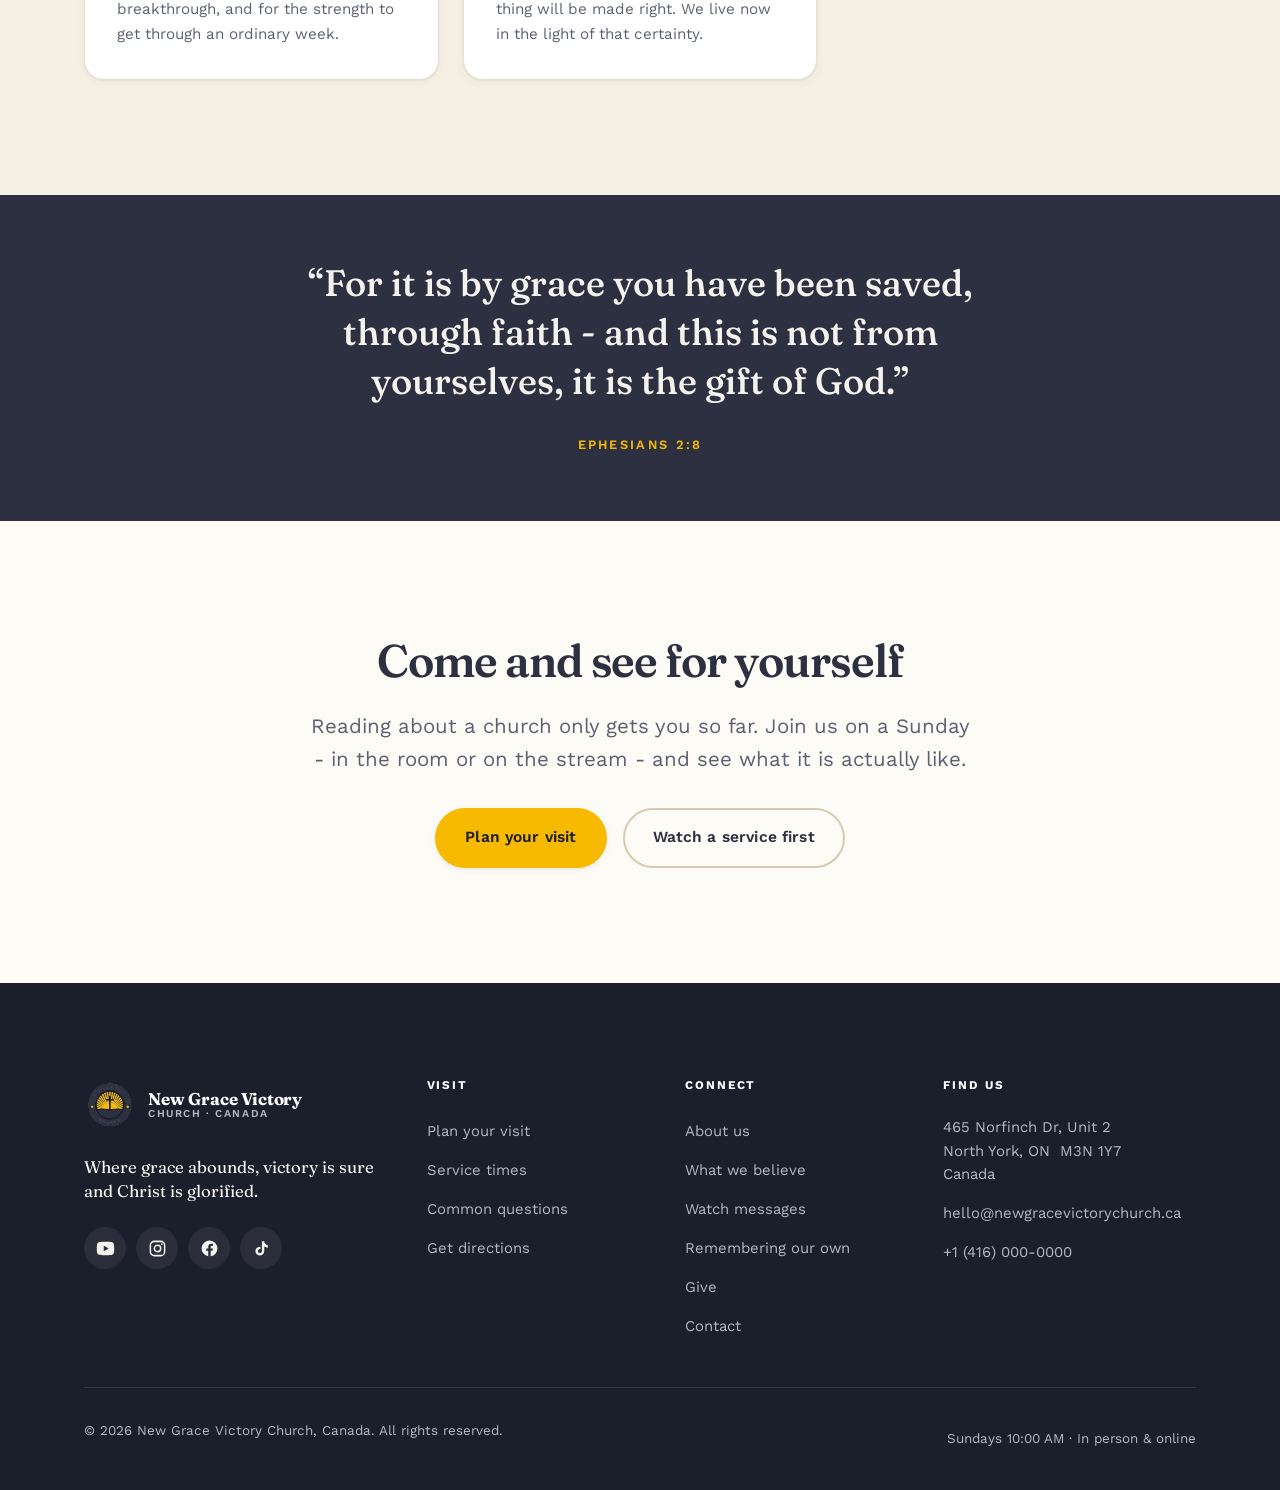
<file: about.html>
<!DOCTYPE html>
<html lang="en-CA">
<head>
<meta charset="utf-8">
<meta name="viewport" content="width=device-width, initial-scale=1">
<title>About Us | New Grace Victory Church</title>
<meta name="description" content="New Grace Victory Church is an interdenominational, multicultural family in North York, Toronto, led by Pastor Nnenna Ogbonna. Read our story and what we believe.">
<link rel="canonical" href="https://newgracevictorychurch.ca/about.html">

<meta property="og:type" content="website">
<meta property="og:site_name" content="New Grace Victory Church">
<meta property="og:title" content="About Us | New Grace Victory Church">
<meta property="og:description" content="A vibrant LOVE community rooted in faith, unity and the transforming power of God's grace - in North York, Toronto.">
<meta property="og:url" content="https://newgracevictorychurch.ca/about.html">
<meta property="og:image" content="https://newgracevictorychurch.ca/assets/og-image.jpg">
<meta name="twitter:card" content="summary_large_image">

<link rel="icon" href="assets/favicon.svg" type="image/svg+xml">
<link rel="apple-touch-icon" href="assets/logo.png">
<meta name="theme-color" content="#2D3041">

<link rel="preconnect" href="https://fonts.googleapis.com">
<link rel="preconnect" href="https://fonts.gstatic.com" crossorigin>
<link rel="stylesheet" href="https://fonts.googleapis.com/css2?family=Fraunces:opsz,wght@9..144,400;9..144,500;9..144,600;9..144,700&family=Work+Sans:wght@400;500;600;700&display=swap">
<link rel="stylesheet" href="css/styles.css">
</head>
<body>

<a class="skip-link" href="#main">Skip to content</a>

<header class="site-header">
  <div class="wrap">
    <nav class="nav" aria-label="Main">
      <a class="brand" href="index.html">
        <img src="assets/logo.png" alt="New Grace Victory Church" width="46" height="46">
        <span class="brand-text">
          <span class="brand-name">New Grace Victory</span>
          <span class="brand-sub">Church &middot; Toronto</span>
        </span>
      </a>
      <button class="nav-toggle" type="button" aria-expanded="false" aria-controls="nav-links">
        <span class="visually-hidden">Menu</span>
        <svg class="icon-open" viewBox="0 0 24 24" fill="none" stroke="currentColor" stroke-width="2" stroke-linecap="round" aria-hidden="true"><path d="M4 7h16M4 12h16M4 17h16"/></svg>
        <svg class="icon-close" viewBox="0 0 24 24" fill="none" stroke="currentColor" stroke-width="2" stroke-linecap="round" aria-hidden="true"><path d="M6 6l12 12M18 6L6 18"/></svg>
      </button>
      <ul class="nav-links" id="nav-links">
        <li><a href="index.html">Home</a></li>
        <li><a href="about.html" aria-current="page">About</a></li>
        <li><a href="sermons.html">Watch</a></li>
        <li><a href="visit.html">Visit</a></li>
        <li><a href="remember.html">Remember</a></li>
        <li><a href="give.html">Give</a></li>
        <li><a href="contact.html">Contact</a></li>
        <li class="nav-mobile-cta"><a class="btn btn--gold" href="visit.html">Join us Sunday</a></li>
      </ul>
      <div class="nav-cta"><a class="btn btn--gold" href="visit.html">Join us Sunday</a></div>
    </nav>
  </div>
</header>

<main id="main">

  <section class="page-hero">
    <div class="wrap">
      <p class="crumbs"><a href="index.html">Home</a><span>/</span>About</p>
      <h1>A family, not an audience</h1>
      <p class="lede">
        New Grace Victory Church is a vibrant LOVE community rooted in faith, unity and
        the transforming power of God&rsquo;s grace - gathering in North York and
        online, wherever you are.
      </p>
    </div>
  </section>

  <!-- ============================ STORY =========================== -->
  <section class="section">
    <div class="wrap">
      <div class="split">
        <div class="reveal">
          <p class="eyebrow">Our story</p>
          <h2>Interdenominational by conviction, multicultural by grace</h2>
          <p class="lede">
            We did not set out to build another denomination. We set out to make room.
          </p>
          <p class="mt-4">
            Our church family is made up of people from many backgrounds, many countries and
            many church traditions. Some grew up in the pews. Some have never set foot in a
            church before. What holds us together is not a shared history - it is a
            shared need for grace, and a shared God who gives it freely.
          </p>
          <p class="mt-4">
            We are people who know we are not perfect. But we are forgiven, cherished, and
            eternally loved by ABBA, our Heavenly Father. That is the ground we stand on, and
            it is the reason there is always room for one more.
          </p>
        </div>

        <div class="reveal" data-delay="1">
          <div class="grid" style="gap:var(--space-3)">
            <div class="card card--hover">
              <h3>Rooted in faith</h3>
              <p>The Bible read, taught and taken seriously - not as a rulebook, but as the word that makes people new.</p>
            </div>
            <div class="card card--hover">
              <h3>Built on unity</h3>
              <p>Interdenominational by design. Whatever tradition shaped you, you will find a place at this table.</p>
            </div>
            <div class="card card--hover">
              <h3>Open to everyone</h3>
              <p>Multicultural, multigenerational, and genuinely glad you came. Come as you are - we mean it.</p>
            </div>
          </div>
        </div>
      </div>
    </div>
  </section>

  <!-- =========================== PASTOR =========================== -->
  <section class="section section--paper">
    <div class="wrap">
      <div class="split split--reverse">
        <div class="reveal">
          <p class="eyebrow">Leadership</p>
          <h2>Pastor Nnenna Ogbonna</h2>
          <p class="lede">
            Pastor Nnenna leads New Grace Victory Church, teaching each week to a congregation
            gathered in North York and watching from far beyond it.
          </p>
          <p class="mt-4">
            Her preaching keeps circling back to the same ground: that grace is not a reward
            for getting it right, that God&rsquo;s love is not something you earn by behaving,
            and that the victory Christ has already won is yours to walk in - starting today,
            in the middle of whatever you are carrying.
          </p>
          <blockquote class="pullquote mt-5">
            Never forget: God loves you more than you can ever imagine.
          </blockquote>
          <div class="btn-row mt-5">
            <a class="btn btn--navy" href="https://www.youtube.com/watch?v=hyotY_6JX_c" target="_blank" rel="noopener">
              <svg viewBox="0 0 24 24" fill="currentColor" aria-hidden="true"><path d="M8 5.14v13.72a1 1 0 0 0 1.52.86l11.14-6.86a1 1 0 0 0 0-1.72L9.52 4.28A1 1 0 0 0 8 5.14Z"/></svg>
              Watch &ldquo;Renewal of the Heart&rdquo;
            </a>
            <a class="btn btn--ghost" href="sermons.html">All messages</a>
          </div>
        </div>

        <figure class="portrait reveal" data-delay="1" style="margin:0">
          <img src="assets/pastor-nnenna.jpg"
               alt="Pastor Nnenna Ogbonna preaching, holding a microphone"
               width="922" height="1200" loading="lazy">
          <figcaption class="portrait-caption">
            <p class="role">Lead Pastor</p>
            <p class="name">Nnenna Ogbonna</p>
          </figcaption>
        </figure>
      </div>
    </div>
  </section>

  <!-- ========================== BELIEFS =========================== -->
  <section class="section section--deep" id="beliefs">
    <div class="wrap">
      <div class="section-head reveal">
        <p class="eyebrow">What we believe</p>
        <h2>The things we hold in common</h2>
        <p class="lede">
          We are interdenominational, so there is a lot of room for difference here.
          These are the convictions we do not move on.
        </p>
      </div>

      <div class="beliefs reveal" data-delay="1">
        <div class="belief">
          <h3>The Bible</h3>
          <p>God&rsquo;s written word - trustworthy, living, and our final authority for what we believe and how we live.</p>
        </div>
        <div class="belief">
          <h3>One God</h3>
          <p>Father, Son and Holy Spirit: one God, eternally existing in three persons, perfect in love.</p>
        </div>
        <div class="belief">
          <h3>Jesus Christ</h3>
          <p>Fully God and fully human. He lived, was crucified, rose again, and is coming back. Everything turns on him.</p>
        </div>
        <div class="belief">
          <h3>Grace alone</h3>
          <p>Salvation is a gift, received by faith and never earned. Where sin increased, grace abounded all the more.</p>
        </div>
        <div class="belief">
          <h3>The Holy Spirit</h3>
          <p>God present with us now - comforting, convicting, gifting and empowering ordinary people for the work ahead.</p>
        </div>
        <div class="belief">
          <h3>The Church</h3>
          <p>One family across denominations, cultures and languages, called to love one another in a way the world can see.</p>
        </div>
        <div class="belief">
          <h3>Prayer</h3>
          <p>We pray expectantly - for healing, for breakthrough, and for the strength to get through an ordinary week.</p>
        </div>
        <div class="belief">
          <h3>The hope to come</h3>
          <p>Christ will return, and every wrong thing will be made right. We live now in the light of that certainty.</p>
        </div>
      </div>
    </div>
  </section>

  <!-- ========================== SCRIPTURE ========================= -->
  <section class="section section--tight section--navy">
    <div class="wrap">
      <div class="verse reveal">
        <blockquote>
          &ldquo;For it is by grace you have been saved, through faith -
          and this is not from yourselves, it is the gift of God.&rdquo;
        </blockquote>
        <cite>Ephesians 2:8</cite>
      </div>
    </div>
  </section>

  <!-- ============================= CTA ============================ -->
  <section class="section">
    <div class="wrap wrap--narrow text-center reveal">
      <h2>Come and see for yourself</h2>
      <p class="lede mt-4">
        Reading about a church only gets you so far. Join us on a Sunday -
        in the room or on the stream - and see what it is actually like.
      </p>
      <div class="btn-row mt-5" style="justify-content:center">
        <a class="btn btn--gold" href="visit.html">Plan your visit</a>
        <a class="btn btn--ghost" href="sermons.html">Watch a service first</a>
      </div>
    </div>
  </section>

</main>

<footer class="site-footer">
  <div class="wrap">
    <div class="footer-grid">
      <div>
        <a class="footer-brand" href="index.html">
          <img src="assets/logo.png" alt="" width="52" height="52">
          <span class="brand-text">
            <span class="brand-name">New Grace Victory</span>
            <span class="brand-sub">Church &middot; Canada</span>
          </span>
        </a>
        <p class="footer-tagline">Where grace abounds, victory is sure and Christ is glorified.</p>
        <div class="socials">
          <a data-social="youtube" href="https://www.youtube.com/@NewGraceVictoryChurch" target="_blank" rel="noopener" aria-label="YouTube">
            <svg viewBox="0 0 24 24" fill="currentColor" aria-hidden="true"><path d="M23 12s0-3.9-.5-5.7a3 3 0 0 0-2.1-2.1C18.6 3.6 12 3.6 12 3.6s-6.6 0-8.4.6A3 3 0 0 0 1.5 6.3C1 8.1 1 12 1 12s0 3.9.5 5.7a3 3 0 0 0 2.1 2.1c1.8.6 8.4.6 8.4.6s6.6 0 8.4-.6a3 3 0 0 0 2.1-2.1C23 15.9 23 12 23 12ZM9.8 15.5v-7l6.2 3.5-6.2 3.5Z"/></svg>
          </a>
          <a data-social="instagram" href="https://www.instagram.com/newgracevictorychurch/" target="_blank" rel="noopener" aria-label="Instagram">
            <svg viewBox="0 0 24 24" fill="none" stroke="currentColor" stroke-width="1.9" aria-hidden="true"><rect x="3" y="3" width="18" height="18" rx="5"/><circle cx="12" cy="12" r="4"/><circle cx="17.4" cy="6.6" r="1.1" fill="currentColor" stroke="none"/></svg>
          </a>
          <a data-social="facebook" href="https://www.facebook.com/NewGraceVictoryChurch/" target="_blank" rel="noopener" aria-label="Facebook">
            <svg viewBox="0 0 24 24" fill="currentColor" aria-hidden="true"><path d="M22 12a10 10 0 1 0-11.6 9.9v-7H7.9V12h2.5V9.8c0-2.5 1.5-3.9 3.8-3.9 1.1 0 2.2.2 2.2.2v2.5h-1.3c-1.2 0-1.6.8-1.6 1.6V12h2.8l-.4 2.9h-2.4v7A10 10 0 0 0 22 12Z"/></svg>
          </a>
          <a data-social="tiktok" href="https://www.tiktok.com/@newgracevictorychurch" target="_blank" rel="noopener" aria-label="TikTok">
            <svg viewBox="0 0 24 24" fill="currentColor" aria-hidden="true"><path d="M16.6 5.8a4.8 4.8 0 0 1-1.1-3.1h-3v12.6a2.5 2.5 0 1 1-1.8-2.4V9.8a5.6 5.6 0 1 0 4.8 5.5V9.6a7.8 7.8 0 0 0 4.5 1.4V8a4.8 4.8 0 0 1-3.4-2.2Z"/></svg>
          </a>
        </div>
      </div>

      <div>
        <h4>Visit</h4>
        <ul class="footer-list">
          <li><a href="visit.html">Plan your visit</a></li>
          <li><a href="visit.html#times">Service times</a></li>
          <li><a href="visit.html#faq">Common questions</a></li>
          <li><a data-site="directions" href="https://www.google.com/maps/search/?api=1&amp;query=465+Norfinch+Dr+Unit+2,+North+York,+ON+M3N+1Y7" target="_blank" rel="noopener">Get directions</a></li>
        </ul>
      </div>

      <div>
        <h4>Connect</h4>
        <ul class="footer-list">
          <li><a href="about.html">About us</a></li>
          <li><a href="about.html#beliefs">What we believe</a></li>
          <li><a href="sermons.html">Watch messages</a></li>
          <li><a href="remember.html">Remembering our own</a></li>
          <li><a href="give.html">Give</a></li>
          <li><a href="contact.html">Contact</a></li>
        </ul>
      </div>

      <div>
        <h4>Find us</h4>
        <ul class="footer-list">
          <li>
            <address>
              465 Norfinch Dr, Unit 2<br>
              North York, ON&nbsp; M3N 1Y7<br>
              Canada
            </address>
          </li>
          <li><a data-site="email" href="mailto:hello@newgracevictorychurch.ca">hello@newgracevictorychurch.ca</a></li>
          <li><a data-site="phone" href="tel:+14160000000">+1 (416) 000-0000</a></li>
        </ul>
      </div>
    </div>

    <div class="footer-bottom">
      <p>&copy; <span data-year>2026</span> New Grace Victory Church, Canada. All rights reserved.</p>
      <p>Sundays 10:00 AM &middot; In person &amp; online</p>
    </div>
  </div>
</footer>

<script src="js/config.js"></script>
<script src="js/site.js" defer></script>
</body>
</html>
</file>
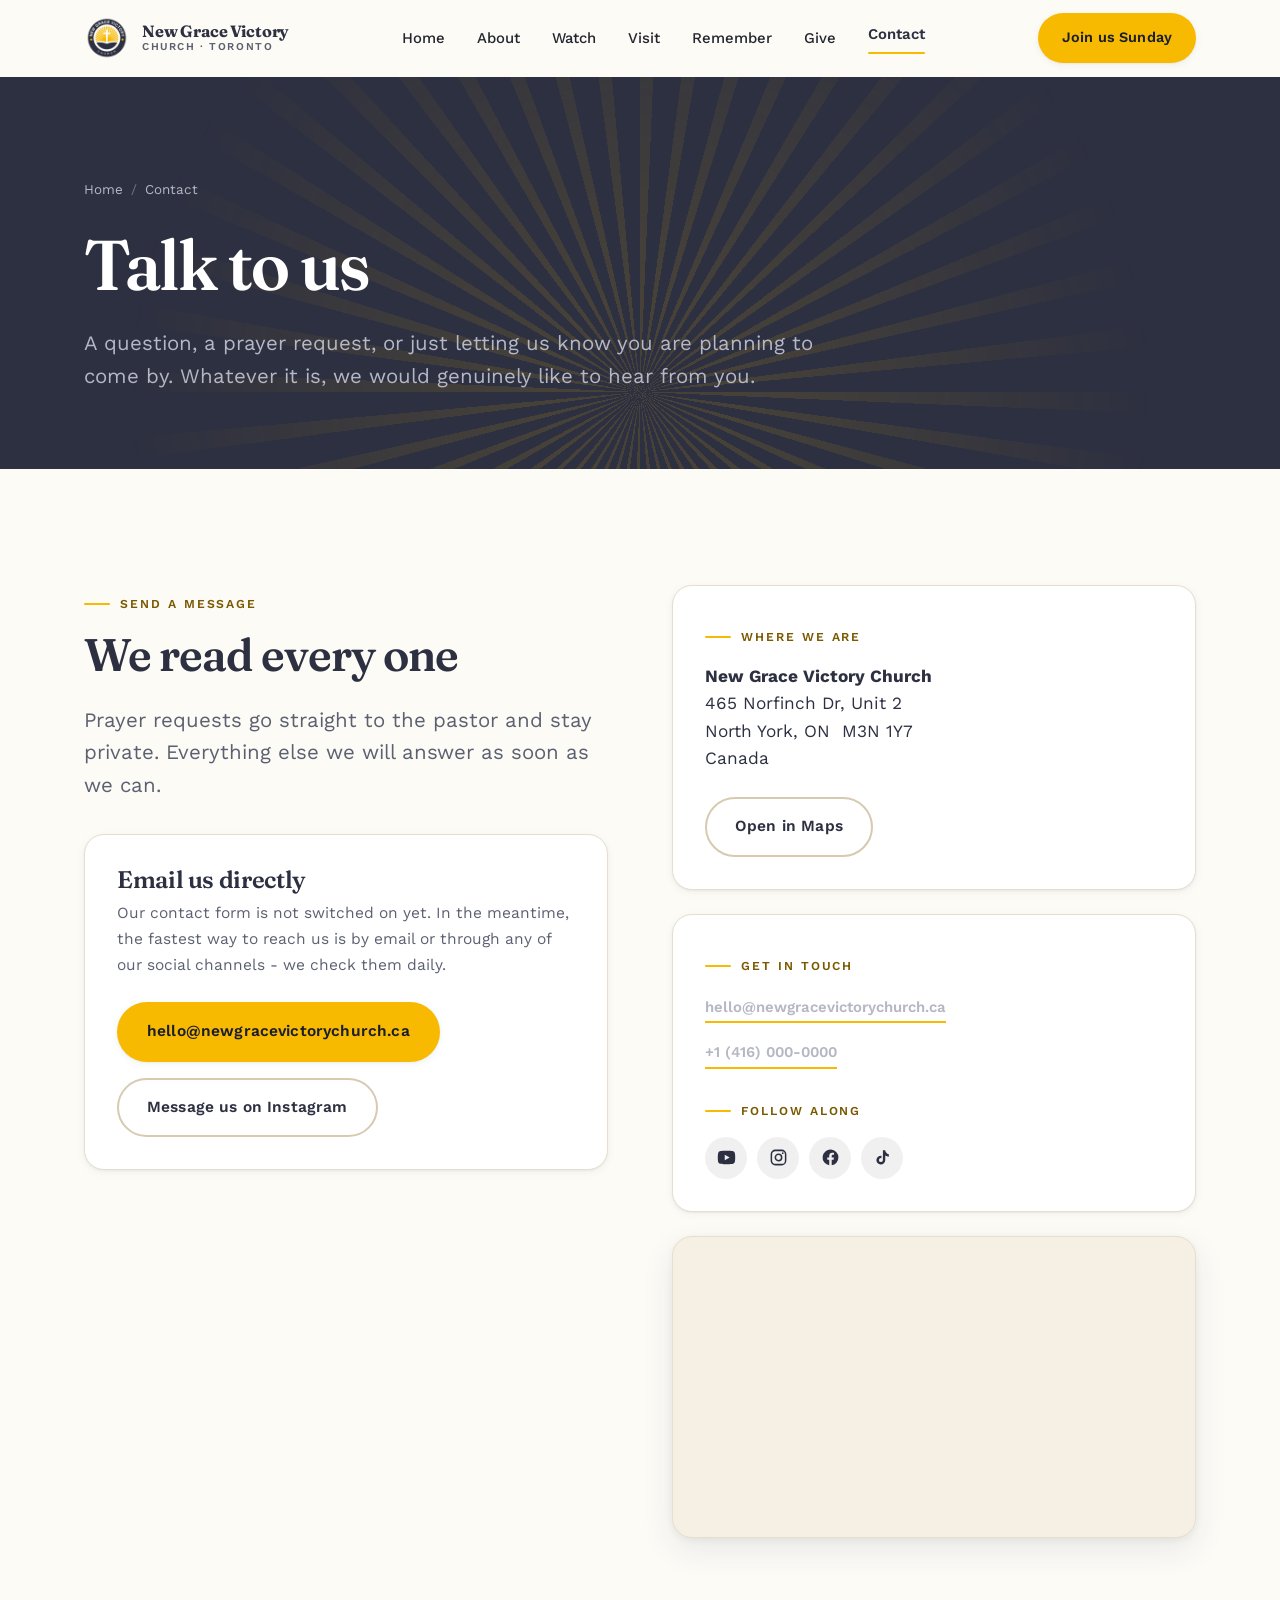
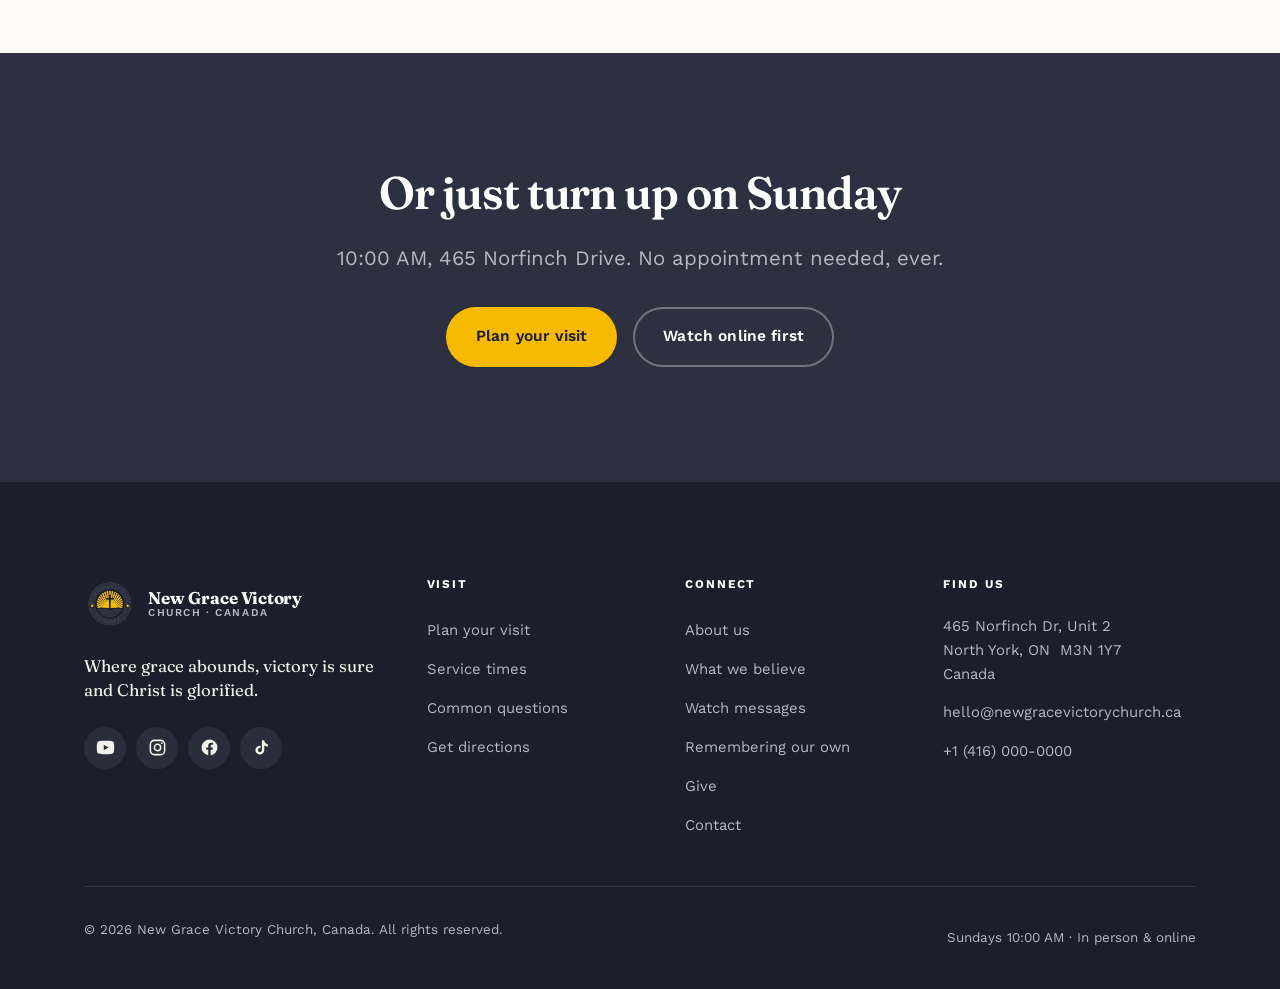
<file: contact.html>
<!DOCTYPE html>
<html lang="en-CA">
<head>
<meta charset="utf-8">
<meta name="viewport" content="width=device-width, initial-scale=1">
<title>Contact Us | New Grace Victory Church, North York</title>
<meta name="description" content="Get in touch with New Grace Victory Church in North York, Toronto. Send a prayer request, ask a question, or tell us you are planning to visit.">
<link rel="canonical" href="https://newgracevictorychurch.ca/contact.html">

<meta property="og:type" content="website">
<meta property="og:site_name" content="New Grace Victory Church">
<meta property="og:title" content="Contact Us | New Grace Victory Church">
<meta property="og:description" content="Send a prayer request, ask a question, or tell us you are coming this Sunday.">
<meta property="og:url" content="https://newgracevictorychurch.ca/contact.html">
<meta property="og:image" content="https://newgracevictorychurch.ca/assets/og-image.jpg">
<meta name="twitter:card" content="summary_large_image">

<link rel="icon" href="assets/favicon.svg" type="image/svg+xml">
<link rel="apple-touch-icon" href="assets/logo.png">
<meta name="theme-color" content="#2D3041">

<link rel="preconnect" href="https://fonts.googleapis.com">
<link rel="preconnect" href="https://fonts.gstatic.com" crossorigin>
<link rel="stylesheet" href="https://fonts.googleapis.com/css2?family=Fraunces:opsz,wght@9..144,400;9..144,500;9..144,600;9..144,700&family=Work+Sans:wght@400;500;600;700&display=swap">
<link rel="stylesheet" href="css/styles.css">
</head>
<body>

<a class="skip-link" href="#main">Skip to content</a>

<header class="site-header">
  <div class="wrap">
    <nav class="nav" aria-label="Main">
      <a class="brand" href="index.html">
        <img src="assets/logo.png" alt="New Grace Victory Church" width="46" height="46">
        <span class="brand-text">
          <span class="brand-name">New Grace Victory</span>
          <span class="brand-sub">Church &middot; Toronto</span>
        </span>
      </a>
      <button class="nav-toggle" type="button" aria-expanded="false" aria-controls="nav-links">
        <span class="visually-hidden">Menu</span>
        <svg class="icon-open" viewBox="0 0 24 24" fill="none" stroke="currentColor" stroke-width="2" stroke-linecap="round" aria-hidden="true"><path d="M4 7h16M4 12h16M4 17h16"/></svg>
        <svg class="icon-close" viewBox="0 0 24 24" fill="none" stroke="currentColor" stroke-width="2" stroke-linecap="round" aria-hidden="true"><path d="M6 6l12 12M18 6L6 18"/></svg>
      </button>
      <ul class="nav-links" id="nav-links">
        <li><a href="index.html">Home</a></li>
        <li><a href="about.html">About</a></li>
        <li><a href="sermons.html">Watch</a></li>
        <li><a href="visit.html">Visit</a></li>
        <li><a href="remember.html">Remember</a></li>
        <li><a href="give.html">Give</a></li>
        <li><a href="contact.html" aria-current="page">Contact</a></li>
        <li class="nav-mobile-cta"><a class="btn btn--gold" href="visit.html">Join us Sunday</a></li>
      </ul>
      <div class="nav-cta"><a class="btn btn--gold" href="visit.html">Join us Sunday</a></div>
    </nav>
  </div>
</header>

<main id="main">

  <section class="page-hero">
    <div class="wrap">
      <p class="crumbs"><a href="index.html">Home</a><span>/</span>Contact</p>
      <h1>Talk to us</h1>
      <p class="lede">
        A question, a prayer request, or just letting us know you are planning to come by.
        Whatever it is, we would genuinely like to hear from you.
      </p>
    </div>
  </section>

  <!-- =========================== CONTACT ========================== -->
  <section class="section">
    <div class="wrap">
      <div class="split" style="align-items:start">

        <div class="reveal">
          <p class="eyebrow">Send a message</p>
          <h2>We read every one</h2>
          <p class="lede mt-4">
            Prayer requests go straight to the pastor and stay private.
            Everything else we will answer as soon as we can.
          </p>

          <form class="form mt-5" data-contact-form novalidate>
            <p class="form-status" role="status" hidden></p>

            <div class="field">
              <label for="name">Your name</label>
              <input type="text" id="name" name="name" autocomplete="name" required>
            </div>

            <div class="field">
              <label for="email">Email address</label>
              <input type="email" id="email" name="email" autocomplete="email" required>
              <p class="hint">So we can write back. We will not add you to anything.</p>
            </div>

            <div class="field">
              <label for="topic">What is this about?</label>
              <select id="topic" name="topic">
                <option>I would like to visit</option>
                <option>Prayer request</option>
                <option>Question about the church</option>
                <option>Question about giving</option>
                <option>Something else</option>
              </select>
            </div>

            <div class="field">
              <label for="message">Your message</label>
              <textarea id="message" name="message" required></textarea>
            </div>

            <!-- Bots fill this in; people never see it -->
            <div class="honeypot" aria-hidden="true">
              <label for="_gotcha">Leave this field empty</label>
              <input type="text" id="_gotcha" name="_gotcha" tabindex="-1" autocomplete="off">
            </div>

            <div>
              <button class="btn btn--gold" type="submit">Send message</button>
            </div>

            <p class="form-note">
              By sending this you are just emailing a church. Nothing is shared with anyone else.
            </p>
          </form>

          <!-- Shown instead of the form until a form endpoint is configured -->
          <div class="card mt-5" data-form-fallback hidden>
            <h3>Email us directly</h3>
            <p>
              Our contact form is not switched on yet. In the meantime, the fastest way to
              reach us is by email or through any of our social channels - we check them daily.
            </p>
            <div class="btn-row mt-4">
              <a class="btn btn--gold" data-site="email" href="mailto:hello@newgracevictorychurch.ca">
                hello@newgracevictorychurch.ca
              </a>
              <a class="btn btn--ghost" data-social="instagram" href="https://www.instagram.com/newgracevictorychurch/" target="_blank" rel="noopener">
                Message us on Instagram
              </a>
            </div>
          </div>
        </div>

        <div class="reveal" data-delay="1">
          <div class="address-card">
            <p class="eyebrow">Where we are</p>
            <address>
              <strong>New Grace Victory Church</strong><br>
              465 Norfinch Dr, Unit 2<br>
              North York, ON&nbsp; M3N 1Y7<br>
              Canada
            </address>
            <div class="btn-row mt-4">
              <a class="btn btn--ghost" data-site="directions"
                 href="https://www.google.com/maps/search/?api=1&amp;query=465+Norfinch+Dr+Unit+2,+North+York,+ON+M3N+1Y7"
                 target="_blank" rel="noopener">Open in Maps</a>
            </div>
          </div>

          <div class="address-card mt-4">
            <p class="eyebrow">Get in touch</p>
            <ul class="footer-list" style="gap:14px">
              <li>
                <a class="link-arrow" data-site="email" href="mailto:hello@newgracevictorychurch.ca">
                  hello@newgracevictorychurch.ca
                </a>
              </li>
              <li>
                <a class="link-arrow" data-site="phone" href="tel:+14160000000">+1 (416) 000-0000</a>
              </li>
            </ul>

            <p class="eyebrow mt-5">Follow along</p>
            <div class="socials" style="margin-top:0">
              <a data-social="youtube" href="https://www.youtube.com/@NewGraceVictoryChurch" target="_blank" rel="noopener" aria-label="YouTube" style="background:rgba(45,48,65,.07);color:var(--navy)">
                <svg viewBox="0 0 24 24" fill="currentColor" aria-hidden="true"><path d="M23 12s0-3.9-.5-5.7a3 3 0 0 0-2.1-2.1C18.6 3.6 12 3.6 12 3.6s-6.6 0-8.4.6A3 3 0 0 0 1.5 6.3C1 8.1 1 12 1 12s0 3.9.5 5.7a3 3 0 0 0 2.1 2.1c1.8.6 8.4.6 8.4.6s6.6 0 8.4-.6a3 3 0 0 0 2.1-2.1C23 15.9 23 12 23 12ZM9.8 15.5v-7l6.2 3.5-6.2 3.5Z"/></svg>
              </a>
              <a data-social="instagram" href="https://www.instagram.com/newgracevictorychurch/" target="_blank" rel="noopener" aria-label="Instagram" style="background:rgba(45,48,65,.07);color:var(--navy)">
                <svg viewBox="0 0 24 24" fill="none" stroke="currentColor" stroke-width="1.9" aria-hidden="true"><rect x="3" y="3" width="18" height="18" rx="5"/><circle cx="12" cy="12" r="4"/><circle cx="17.4" cy="6.6" r="1.1" fill="currentColor" stroke="none"/></svg>
              </a>
              <a data-social="facebook" href="https://www.facebook.com/NewGraceVictoryChurch/" target="_blank" rel="noopener" aria-label="Facebook" style="background:rgba(45,48,65,.07);color:var(--navy)">
                <svg viewBox="0 0 24 24" fill="currentColor" aria-hidden="true"><path d="M22 12a10 10 0 1 0-11.6 9.9v-7H7.9V12h2.5V9.8c0-2.5 1.5-3.9 3.8-3.9 1.1 0 2.2.2 2.2.2v2.5h-1.3c-1.2 0-1.6.8-1.6 1.6V12h2.8l-.4 2.9h-2.4v7A10 10 0 0 0 22 12Z"/></svg>
              </a>
              <a data-social="tiktok" href="https://www.tiktok.com/@newgracevictorychurch" target="_blank" rel="noopener" aria-label="TikTok" style="background:rgba(45,48,65,.07);color:var(--navy)">
                <svg viewBox="0 0 24 24" fill="currentColor" aria-hidden="true"><path d="M16.6 5.8a4.8 4.8 0 0 1-1.1-3.1h-3v12.6a2.5 2.5 0 1 1-1.8-2.4V9.8a5.6 5.6 0 1 0 4.8 5.5V9.6a7.8 7.8 0 0 0 4.5 1.4V8a4.8 4.8 0 0 1-3.4-2.2Z"/></svg>
              </a>
            </div>
          </div>

          <div class="map-frame mt-4" style="min-height:300px">
            <iframe
              title="Map showing New Grace Victory Church at 465 Norfinch Drive, North York"
              src="https://www.openstreetmap.org/export/embed.html?bbox=-79.5381%2C43.7676%2C-79.5241%2C43.7756&amp;layer=mapnik&amp;marker=43.771569%2C-79.5311425"
              style="min-height:300px" loading="lazy" referrerpolicy="no-referrer-when-downgrade"></iframe>
          </div>
        </div>

      </div>
    </div>
  </section>

  <!-- ============================= CTA ============================ -->
  <section class="section section--navy">
    <div class="wrap wrap--narrow text-center reveal">
      <h2>Or just turn up on Sunday</h2>
      <p class="lede mt-4">
        10:00 AM, 465 Norfinch Drive. No appointment needed, ever.
      </p>
      <div class="btn-row mt-5" style="justify-content:center">
        <a class="btn btn--gold" href="visit.html">Plan your visit</a>
        <a class="btn btn--ghost" href="sermons.html">Watch online first</a>
      </div>
    </div>
  </section>

</main>

<footer class="site-footer">
  <div class="wrap">
    <div class="footer-grid">
      <div>
        <a class="footer-brand" href="index.html">
          <img src="assets/logo.png" alt="" width="52" height="52">
          <span class="brand-text">
            <span class="brand-name">New Grace Victory</span>
            <span class="brand-sub">Church &middot; Canada</span>
          </span>
        </a>
        <p class="footer-tagline">Where grace abounds, victory is sure and Christ is glorified.</p>
        <div class="socials">
          <a data-social="youtube" href="https://www.youtube.com/@NewGraceVictoryChurch" target="_blank" rel="noopener" aria-label="YouTube">
            <svg viewBox="0 0 24 24" fill="currentColor" aria-hidden="true"><path d="M23 12s0-3.9-.5-5.7a3 3 0 0 0-2.1-2.1C18.6 3.6 12 3.6 12 3.6s-6.6 0-8.4.6A3 3 0 0 0 1.5 6.3C1 8.1 1 12 1 12s0 3.9.5 5.7a3 3 0 0 0 2.1 2.1c1.8.6 8.4.6 8.4.6s6.6 0 8.4-.6a3 3 0 0 0 2.1-2.1C23 15.9 23 12 23 12ZM9.8 15.5v-7l6.2 3.5-6.2 3.5Z"/></svg>
          </a>
          <a data-social="instagram" href="https://www.instagram.com/newgracevictorychurch/" target="_blank" rel="noopener" aria-label="Instagram">
            <svg viewBox="0 0 24 24" fill="none" stroke="currentColor" stroke-width="1.9" aria-hidden="true"><rect x="3" y="3" width="18" height="18" rx="5"/><circle cx="12" cy="12" r="4"/><circle cx="17.4" cy="6.6" r="1.1" fill="currentColor" stroke="none"/></svg>
          </a>
          <a data-social="facebook" href="https://www.facebook.com/NewGraceVictoryChurch/" target="_blank" rel="noopener" aria-label="Facebook">
            <svg viewBox="0 0 24 24" fill="currentColor" aria-hidden="true"><path d="M22 12a10 10 0 1 0-11.6 9.9v-7H7.9V12h2.5V9.8c0-2.5 1.5-3.9 3.8-3.9 1.1 0 2.2.2 2.2.2v2.5h-1.3c-1.2 0-1.6.8-1.6 1.6V12h2.8l-.4 2.9h-2.4v7A10 10 0 0 0 22 12Z"/></svg>
          </a>
          <a data-social="tiktok" href="https://www.tiktok.com/@newgracevictorychurch" target="_blank" rel="noopener" aria-label="TikTok">
            <svg viewBox="0 0 24 24" fill="currentColor" aria-hidden="true"><path d="M16.6 5.8a4.8 4.8 0 0 1-1.1-3.1h-3v12.6a2.5 2.5 0 1 1-1.8-2.4V9.8a5.6 5.6 0 1 0 4.8 5.5V9.6a7.8 7.8 0 0 0 4.5 1.4V8a4.8 4.8 0 0 1-3.4-2.2Z"/></svg>
          </a>
        </div>
      </div>

      <div>
        <h4>Visit</h4>
        <ul class="footer-list">
          <li><a href="visit.html">Plan your visit</a></li>
          <li><a href="visit.html#times">Service times</a></li>
          <li><a href="visit.html#faq">Common questions</a></li>
          <li><a data-site="directions" href="https://www.google.com/maps/search/?api=1&amp;query=465+Norfinch+Dr+Unit+2,+North+York,+ON+M3N+1Y7" target="_blank" rel="noopener">Get directions</a></li>
        </ul>
      </div>

      <div>
        <h4>Connect</h4>
        <ul class="footer-list">
          <li><a href="about.html">About us</a></li>
          <li><a href="about.html#beliefs">What we believe</a></li>
          <li><a href="sermons.html">Watch messages</a></li>
          <li><a href="remember.html">Remembering our own</a></li>
          <li><a href="give.html">Give</a></li>
          <li><a href="contact.html">Contact</a></li>
        </ul>
      </div>

      <div>
        <h4>Find us</h4>
        <ul class="footer-list">
          <li>
            <address>
              465 Norfinch Dr, Unit 2<br>
              North York, ON&nbsp; M3N 1Y7<br>
              Canada
            </address>
          </li>
          <li><a data-site="email" href="mailto:hello@newgracevictorychurch.ca">hello@newgracevictorychurch.ca</a></li>
          <li><a data-site="phone" href="tel:+14160000000">+1 (416) 000-0000</a></li>
        </ul>
      </div>
    </div>

    <div class="footer-bottom">
      <p>&copy; <span data-year>2026</span> New Grace Victory Church, Canada. All rights reserved.</p>
      <p>Sundays 10:00 AM &middot; In person &amp; online</p>
    </div>
  </div>
</footer>

<script src="js/config.js"></script>
<script src="js/site.js" defer></script>
</body>
</html>
</file>
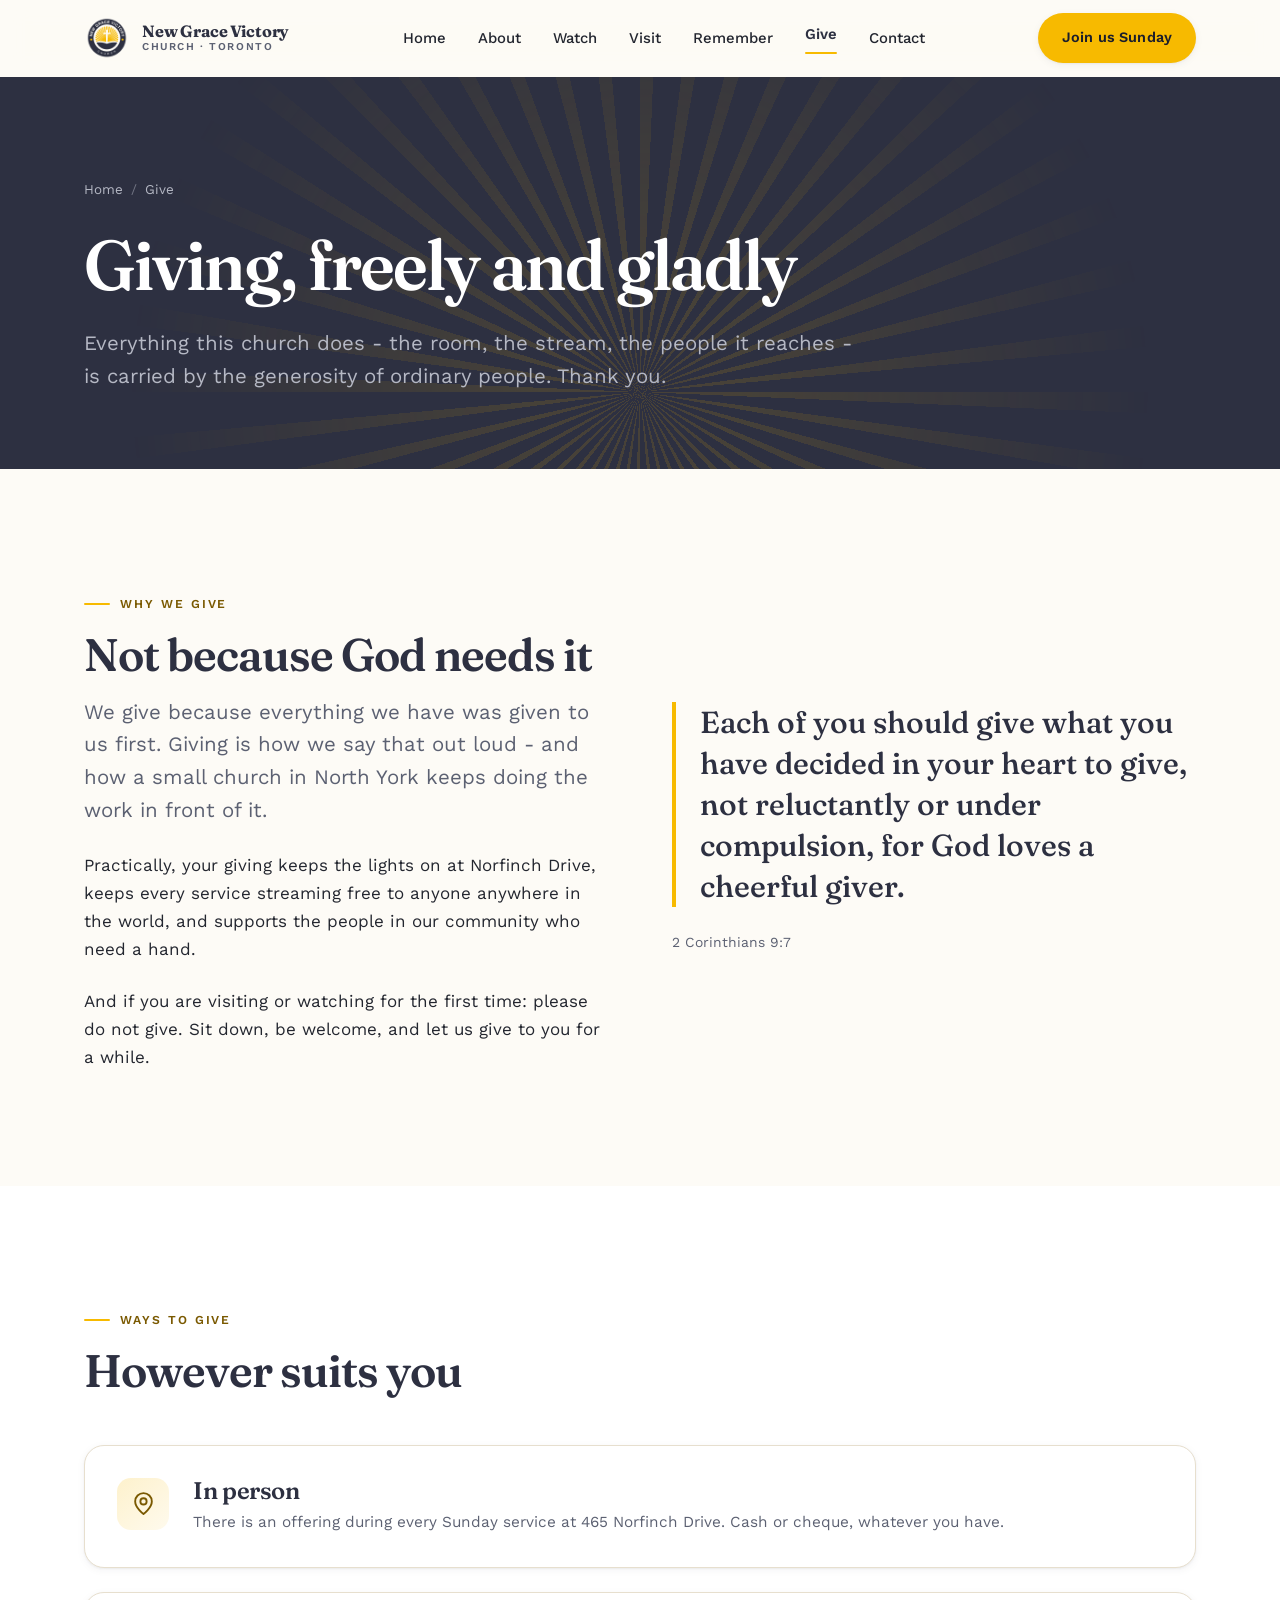
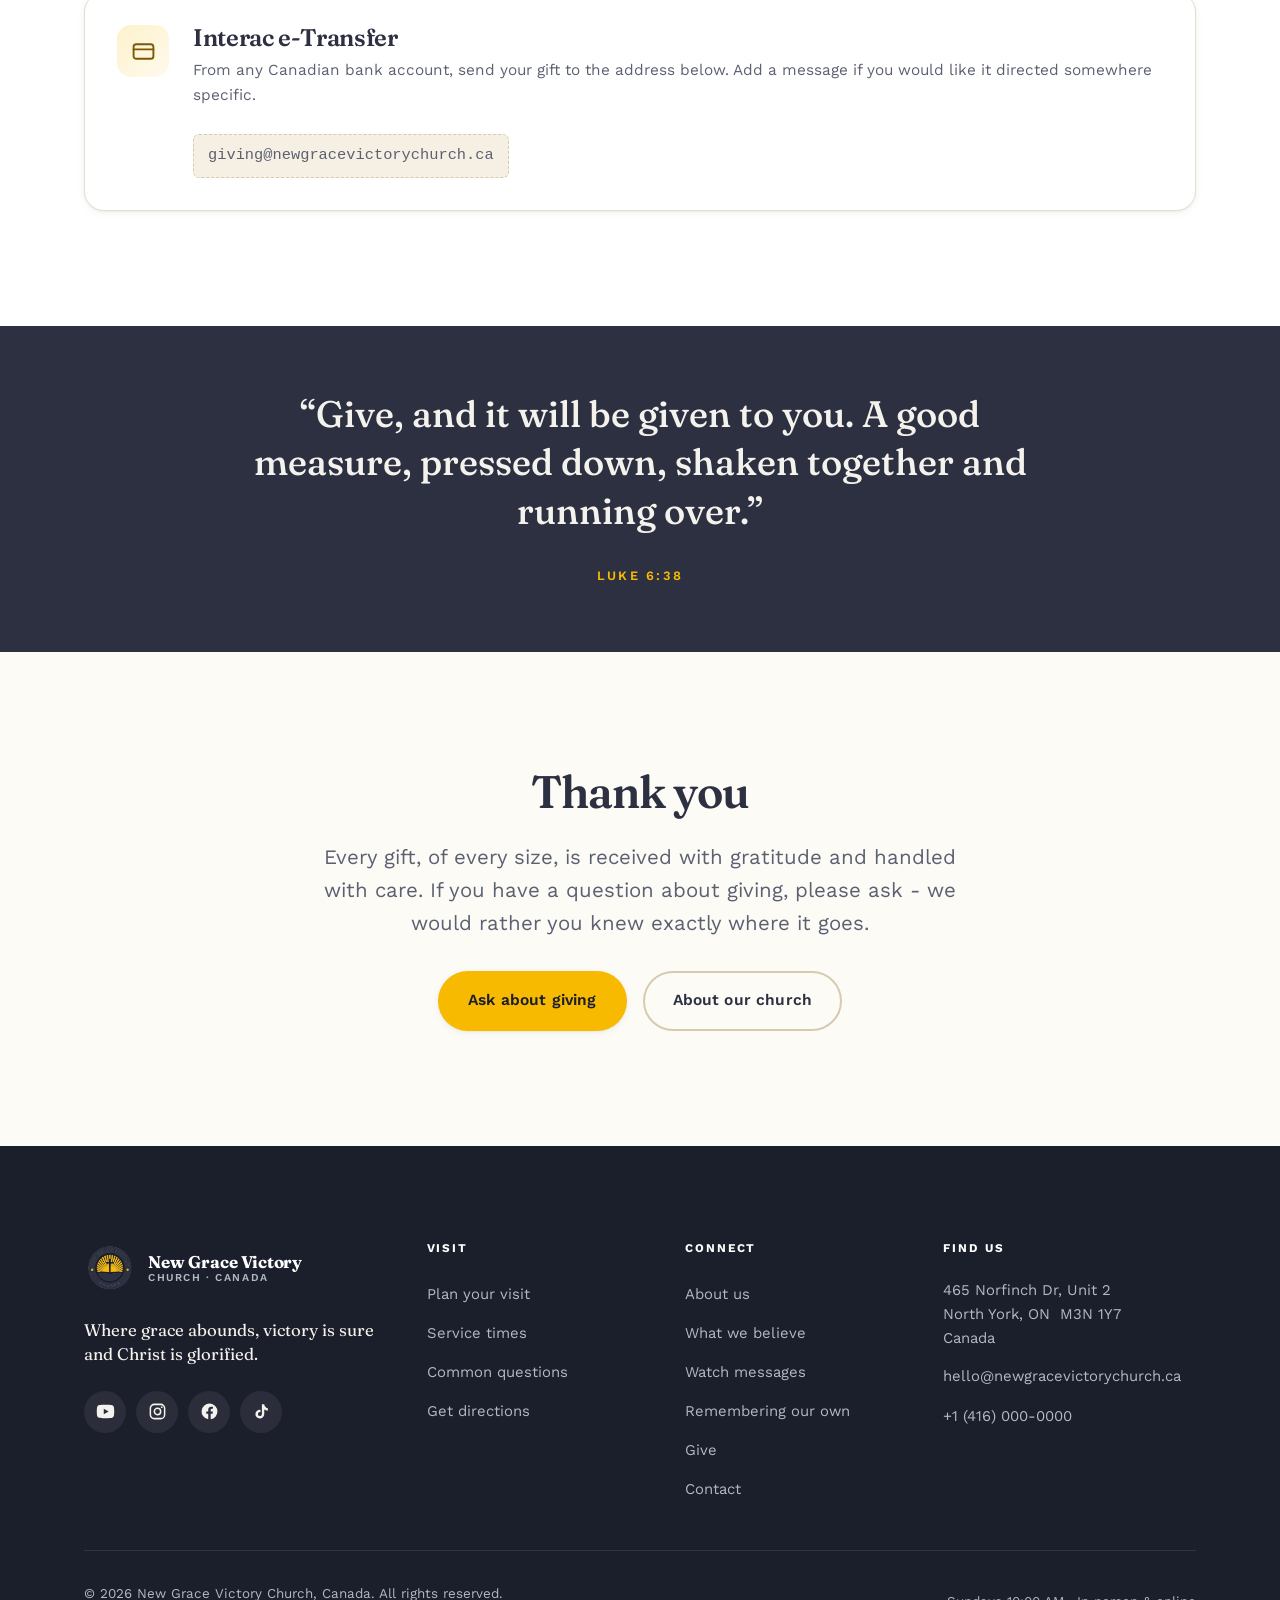
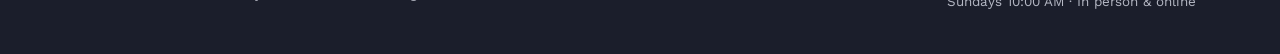
<file: give.html>
<!DOCTYPE html>
<html lang="en-CA">
<head>
<meta charset="utf-8">
<meta name="viewport" content="width=device-width, initial-scale=1">
<title>Give | New Grace Victory Church</title>
<meta name="description" content="Support the work of New Grace Victory Church in North York, Toronto - in person on a Sunday, by Interac e-Transfer, or online.">
<link rel="canonical" href="https://newgracevictorychurch.ca/give.html">

<meta property="og:type" content="website">
<meta property="og:site_name" content="New Grace Victory Church">
<meta property="og:title" content="Give | New Grace Victory Church">
<meta property="og:description" content="Every gift keeps the doors open, the stream running, and this church serving North York.">
<meta property="og:url" content="https://newgracevictorychurch.ca/give.html">
<meta property="og:image" content="https://newgracevictorychurch.ca/assets/og-image.jpg">
<meta name="twitter:card" content="summary_large_image">

<link rel="icon" href="assets/favicon.svg" type="image/svg+xml">
<link rel="apple-touch-icon" href="assets/logo.png">
<meta name="theme-color" content="#2D3041">

<link rel="preconnect" href="https://fonts.googleapis.com">
<link rel="preconnect" href="https://fonts.gstatic.com" crossorigin>
<link rel="stylesheet" href="https://fonts.googleapis.com/css2?family=Fraunces:opsz,wght@9..144,400;9..144,500;9..144,600;9..144,700&family=Work+Sans:wght@400;500;600;700&display=swap">
<link rel="stylesheet" href="css/styles.css">
</head>
<body>

<a class="skip-link" href="#main">Skip to content</a>

<header class="site-header">
  <div class="wrap">
    <nav class="nav" aria-label="Main">
      <a class="brand" href="index.html">
        <img src="assets/logo.png" alt="New Grace Victory Church" width="46" height="46">
        <span class="brand-text">
          <span class="brand-name">New Grace Victory</span>
          <span class="brand-sub">Church &middot; Toronto</span>
        </span>
      </a>
      <button class="nav-toggle" type="button" aria-expanded="false" aria-controls="nav-links">
        <span class="visually-hidden">Menu</span>
        <svg class="icon-open" viewBox="0 0 24 24" fill="none" stroke="currentColor" stroke-width="2" stroke-linecap="round" aria-hidden="true"><path d="M4 7h16M4 12h16M4 17h16"/></svg>
        <svg class="icon-close" viewBox="0 0 24 24" fill="none" stroke="currentColor" stroke-width="2" stroke-linecap="round" aria-hidden="true"><path d="M6 6l12 12M18 6L6 18"/></svg>
      </button>
      <ul class="nav-links" id="nav-links">
        <li><a href="index.html">Home</a></li>
        <li><a href="about.html">About</a></li>
        <li><a href="sermons.html">Watch</a></li>
        <li><a href="visit.html">Visit</a></li>
        <li><a href="remember.html">Remember</a></li>
        <li><a href="give.html" aria-current="page">Give</a></li>
        <li><a href="contact.html">Contact</a></li>
        <li class="nav-mobile-cta"><a class="btn btn--gold" href="visit.html">Join us Sunday</a></li>
      </ul>
      <div class="nav-cta"><a class="btn btn--gold" href="visit.html">Join us Sunday</a></div>
    </nav>
  </div>
</header>

<main id="main">

  <section class="page-hero">
    <div class="wrap">
      <p class="crumbs"><a href="index.html">Home</a><span>/</span>Give</p>
      <h1>Giving, freely and gladly</h1>
      <p class="lede">
        Everything this church does - the room, the stream, the people it reaches
        - is carried by the generosity of ordinary people. Thank you.
      </p>
    </div>
  </section>

  <!-- ============================= WHY ============================ -->
  <section class="section">
    <div class="wrap">
      <div class="split">
        <div class="reveal">
          <p class="eyebrow">Why we give</p>
          <h2>Not because God needs it</h2>
          <p class="lede">
            We give because everything we have was given to us first. Giving is how we say
            that out loud - and how a small church in North York keeps doing the work
            in front of it.
          </p>
          <p class="mt-4">
            Practically, your giving keeps the lights on at Norfinch Drive, keeps every
            service streaming free to anyone anywhere in the world, and supports the people
            in our community who need a hand.
          </p>
          <p class="mt-4">
            And if you are visiting or watching for the first time: please do not give.
            Sit down, be welcome, and let us give to you for a while.
          </p>
        </div>

        <div class="reveal" data-delay="1">
          <blockquote class="pullquote">
            Each of you should give what you have decided in your heart to give, not
            reluctantly or under compulsion, for God loves a cheerful giver.
          </blockquote>
          <p class="form-note">2 Corinthians 9:7</p>
        </div>
      </div>
    </div>
  </section>

  <!-- =========================== HOW TO =========================== -->
  <section class="section section--paper">
    <div class="wrap">
      <div class="section-head reveal">
        <p class="eyebrow">Ways to give</p>
        <h2>However suits you</h2>
      </div>

      <div class="stack reveal" data-delay="1">

        <div class="give-option">
          <span class="card-icon">
            <svg viewBox="0 0 24 24" fill="none" stroke="currentColor" stroke-width="1.8" stroke-linecap="round" stroke-linejoin="round" aria-hidden="true"><path d="M20 10c0 6-8 12-8 12s-8-6-8-12a8 8 0 0 1 16 0Z"/><circle cx="12" cy="10" r="3"/></svg>
          </span>
          <div>
            <h3>In person</h3>
            <p>
              There is an offering during every Sunday service at 465 Norfinch Drive.
              Cash or cheque, whatever you have.
            </p>
          </div>
        </div>

        <div class="give-option">
          <span class="card-icon">
            <svg viewBox="0 0 24 24" fill="none" stroke="currentColor" stroke-width="1.8" stroke-linecap="round" stroke-linejoin="round" aria-hidden="true"><rect x="2.5" y="5" width="19" height="14" rx="2.5"/><path d="M2.5 10h19"/></svg>
          </span>
          <div>
            <h3>Interac e-Transfer</h3>
            <p>
              From any Canadian bank account, send your gift to the address below.
              Add a message if you would like it directed somewhere specific.
            </p>
            <p class="give-value" data-site="etransfer">giving@newgracevictorychurch.ca</p>
          </div>
        </div>

        <div class="give-option" data-give="online" hidden>
          <span class="card-icon">
            <svg viewBox="0 0 24 24" fill="none" stroke="currentColor" stroke-width="1.8" stroke-linecap="round" stroke-linejoin="round" aria-hidden="true"><circle cx="12" cy="12" r="9"/><path d="M12 7v10M9.2 9.4a2.6 2.6 0 0 1 2.8-1.9c1.5 0 2.6.9 2.6 2.1 0 2.7-5.4 1.6-5.4 4.3 0 1.2 1.1 2.1 2.6 2.1a2.6 2.6 0 0 0 2.8-1.9"/></svg>
          </span>
          <div>
            <h3>Online</h3>
            <p>Give securely by card, once or on a schedule.</p>
            <p class="mt-4">
              <a class="btn btn--gold" data-give-link href="#" target="_blank" rel="noopener">Give online</a>
            </p>
          </div>
        </div>

      </div>

      <div class="card mt-6 reveal" data-delay="2" data-give="charity" hidden>
        <h3>Tax receipts</h3>
        <p>
          New Grace Victory Church is a registered charity in Canada
          (registration number <strong data-site="charity-number">-</strong>).
          Official receipts for income tax purposes are issued annually - please
          include your full name and address with your gift so we can send yours.
        </p>
      </div>
    </div>
  </section>

  <!-- ========================== SCRIPTURE ========================= -->
  <section class="section section--tight section--navy">
    <div class="wrap">
      <div class="verse reveal">
        <blockquote>
          &ldquo;Give, and it will be given to you. A good measure, pressed down,
          shaken together and running over.&rdquo;
        </blockquote>
        <cite>Luke 6:38</cite>
      </div>
    </div>
  </section>

  <!-- ============================ THANKS ========================== -->
  <section class="section">
    <div class="wrap wrap--narrow text-center reveal">
      <h2>Thank you</h2>
      <p class="lede mt-4">
        Every gift, of every size, is received with gratitude and handled with care.
        If you have a question about giving, please ask - we would rather you knew
        exactly where it goes.
      </p>
      <div class="btn-row mt-5" style="justify-content:center">
        <a class="btn btn--gold" href="contact.html">Ask about giving</a>
        <a class="btn btn--ghost" href="about.html">About our church</a>
      </div>
    </div>
  </section>

</main>

<footer class="site-footer">
  <div class="wrap">
    <div class="footer-grid">
      <div>
        <a class="footer-brand" href="index.html">
          <img src="assets/logo.png" alt="" width="52" height="52">
          <span class="brand-text">
            <span class="brand-name">New Grace Victory</span>
            <span class="brand-sub">Church &middot; Canada</span>
          </span>
        </a>
        <p class="footer-tagline">Where grace abounds, victory is sure and Christ is glorified.</p>
        <div class="socials">
          <a data-social="youtube" href="https://www.youtube.com/@NewGraceVictoryChurch" target="_blank" rel="noopener" aria-label="YouTube">
            <svg viewBox="0 0 24 24" fill="currentColor" aria-hidden="true"><path d="M23 12s0-3.9-.5-5.7a3 3 0 0 0-2.1-2.1C18.6 3.6 12 3.6 12 3.6s-6.6 0-8.4.6A3 3 0 0 0 1.5 6.3C1 8.1 1 12 1 12s0 3.9.5 5.7a3 3 0 0 0 2.1 2.1c1.8.6 8.4.6 8.4.6s6.6 0 8.4-.6a3 3 0 0 0 2.1-2.1C23 15.9 23 12 23 12ZM9.8 15.5v-7l6.2 3.5-6.2 3.5Z"/></svg>
          </a>
          <a data-social="instagram" href="https://www.instagram.com/newgracevictorychurch/" target="_blank" rel="noopener" aria-label="Instagram">
            <svg viewBox="0 0 24 24" fill="none" stroke="currentColor" stroke-width="1.9" aria-hidden="true"><rect x="3" y="3" width="18" height="18" rx="5"/><circle cx="12" cy="12" r="4"/><circle cx="17.4" cy="6.6" r="1.1" fill="currentColor" stroke="none"/></svg>
          </a>
          <a data-social="facebook" href="https://www.facebook.com/NewGraceVictoryChurch/" target="_blank" rel="noopener" aria-label="Facebook">
            <svg viewBox="0 0 24 24" fill="currentColor" aria-hidden="true"><path d="M22 12a10 10 0 1 0-11.6 9.9v-7H7.9V12h2.5V9.8c0-2.5 1.5-3.9 3.8-3.9 1.1 0 2.2.2 2.2.2v2.5h-1.3c-1.2 0-1.6.8-1.6 1.6V12h2.8l-.4 2.9h-2.4v7A10 10 0 0 0 22 12Z"/></svg>
          </a>
          <a data-social="tiktok" href="https://www.tiktok.com/@newgracevictorychurch" target="_blank" rel="noopener" aria-label="TikTok">
            <svg viewBox="0 0 24 24" fill="currentColor" aria-hidden="true"><path d="M16.6 5.8a4.8 4.8 0 0 1-1.1-3.1h-3v12.6a2.5 2.5 0 1 1-1.8-2.4V9.8a5.6 5.6 0 1 0 4.8 5.5V9.6a7.8 7.8 0 0 0 4.5 1.4V8a4.8 4.8 0 0 1-3.4-2.2Z"/></svg>
          </a>
        </div>
      </div>

      <div>
        <h4>Visit</h4>
        <ul class="footer-list">
          <li><a href="visit.html">Plan your visit</a></li>
          <li><a href="visit.html#times">Service times</a></li>
          <li><a href="visit.html#faq">Common questions</a></li>
          <li><a data-site="directions" href="https://www.google.com/maps/search/?api=1&amp;query=465+Norfinch+Dr+Unit+2,+North+York,+ON+M3N+1Y7" target="_blank" rel="noopener">Get directions</a></li>
        </ul>
      </div>

      <div>
        <h4>Connect</h4>
        <ul class="footer-list">
          <li><a href="about.html">About us</a></li>
          <li><a href="about.html#beliefs">What we believe</a></li>
          <li><a href="sermons.html">Watch messages</a></li>
          <li><a href="remember.html">Remembering our own</a></li>
          <li><a href="give.html">Give</a></li>
          <li><a href="contact.html">Contact</a></li>
        </ul>
      </div>

      <div>
        <h4>Find us</h4>
        <ul class="footer-list">
          <li>
            <address>
              465 Norfinch Dr, Unit 2<br>
              North York, ON&nbsp; M3N 1Y7<br>
              Canada
            </address>
          </li>
          <li><a data-site="email" href="mailto:hello@newgracevictorychurch.ca">hello@newgracevictorychurch.ca</a></li>
          <li><a data-site="phone" href="tel:+14160000000">+1 (416) 000-0000</a></li>
        </ul>
      </div>
    </div>

    <div class="footer-bottom">
      <p>&copy; <span data-year>2026</span> New Grace Victory Church, Canada. All rights reserved.</p>
      <p>Sundays 10:00 AM &middot; In person &amp; online</p>
    </div>
  </div>
</footer>

<script src="js/config.js"></script>
<script src="js/site.js" defer></script>
</body>
</html>
</file>
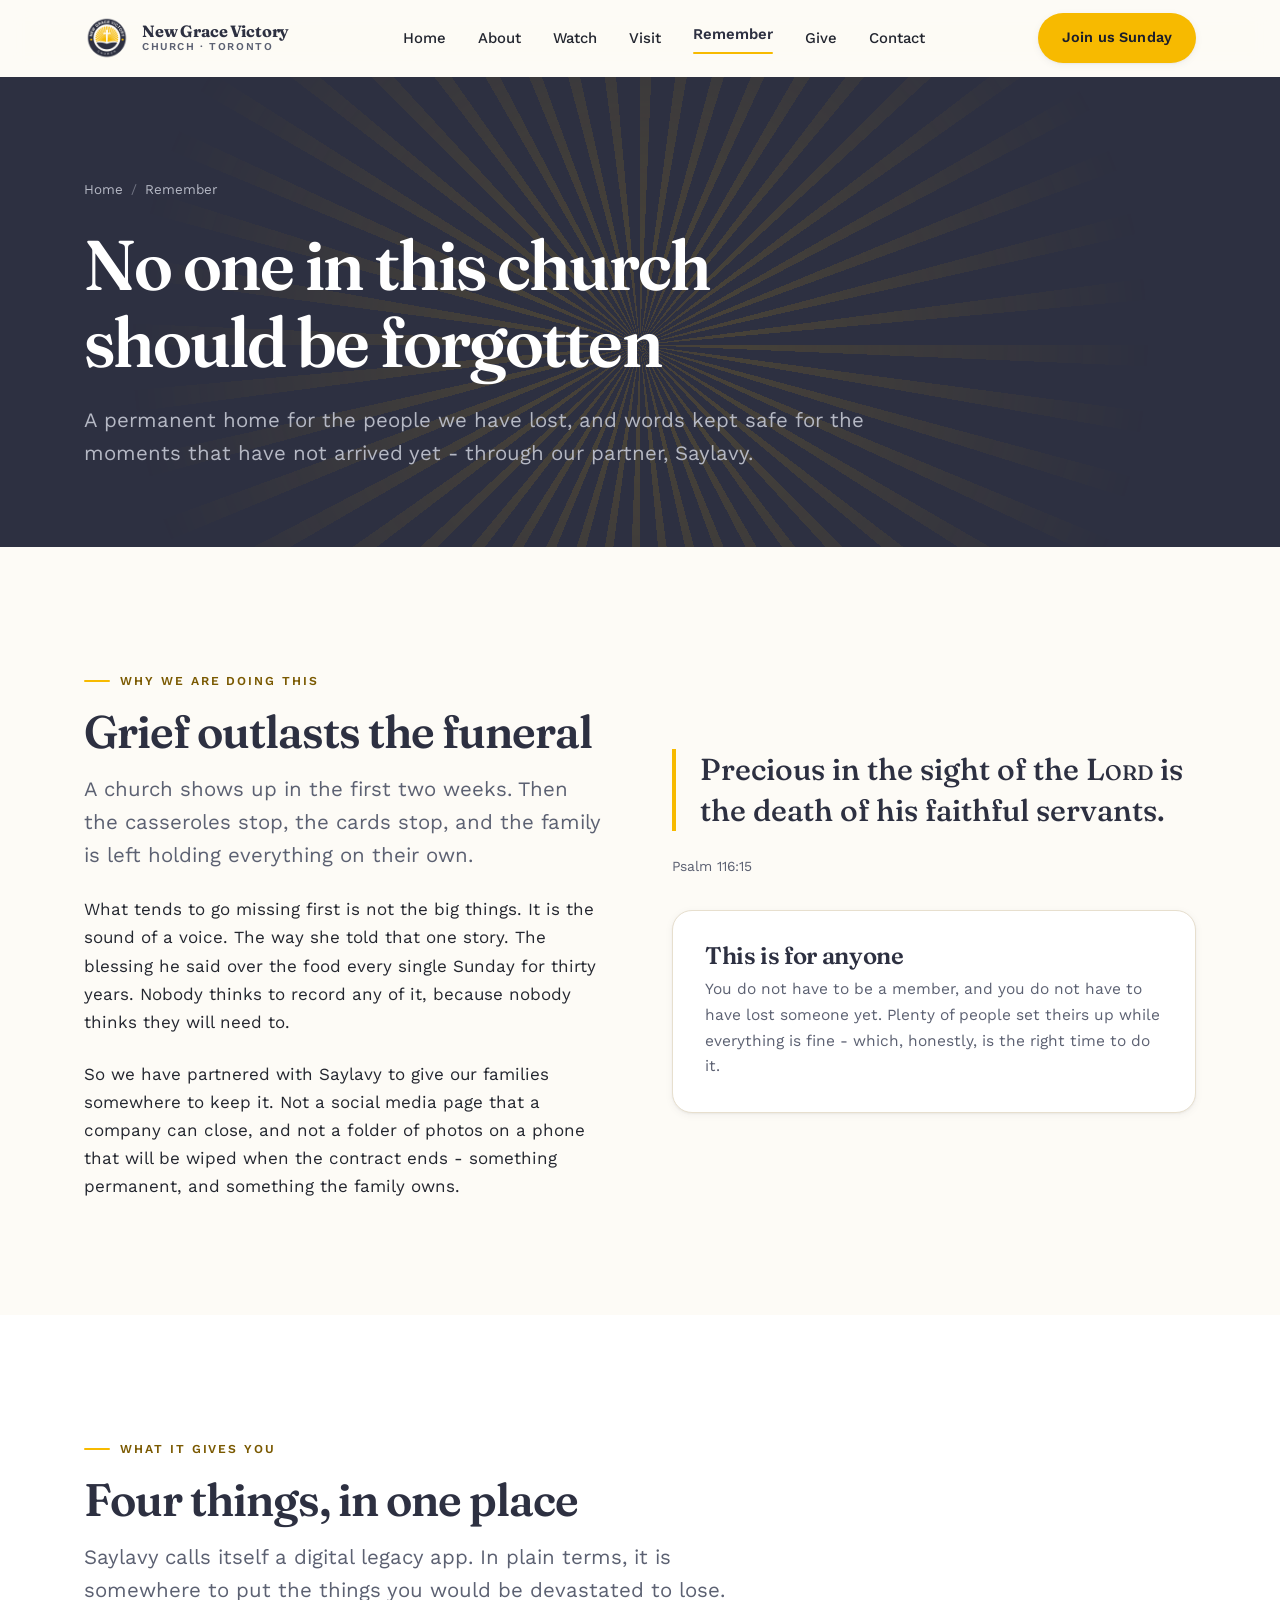
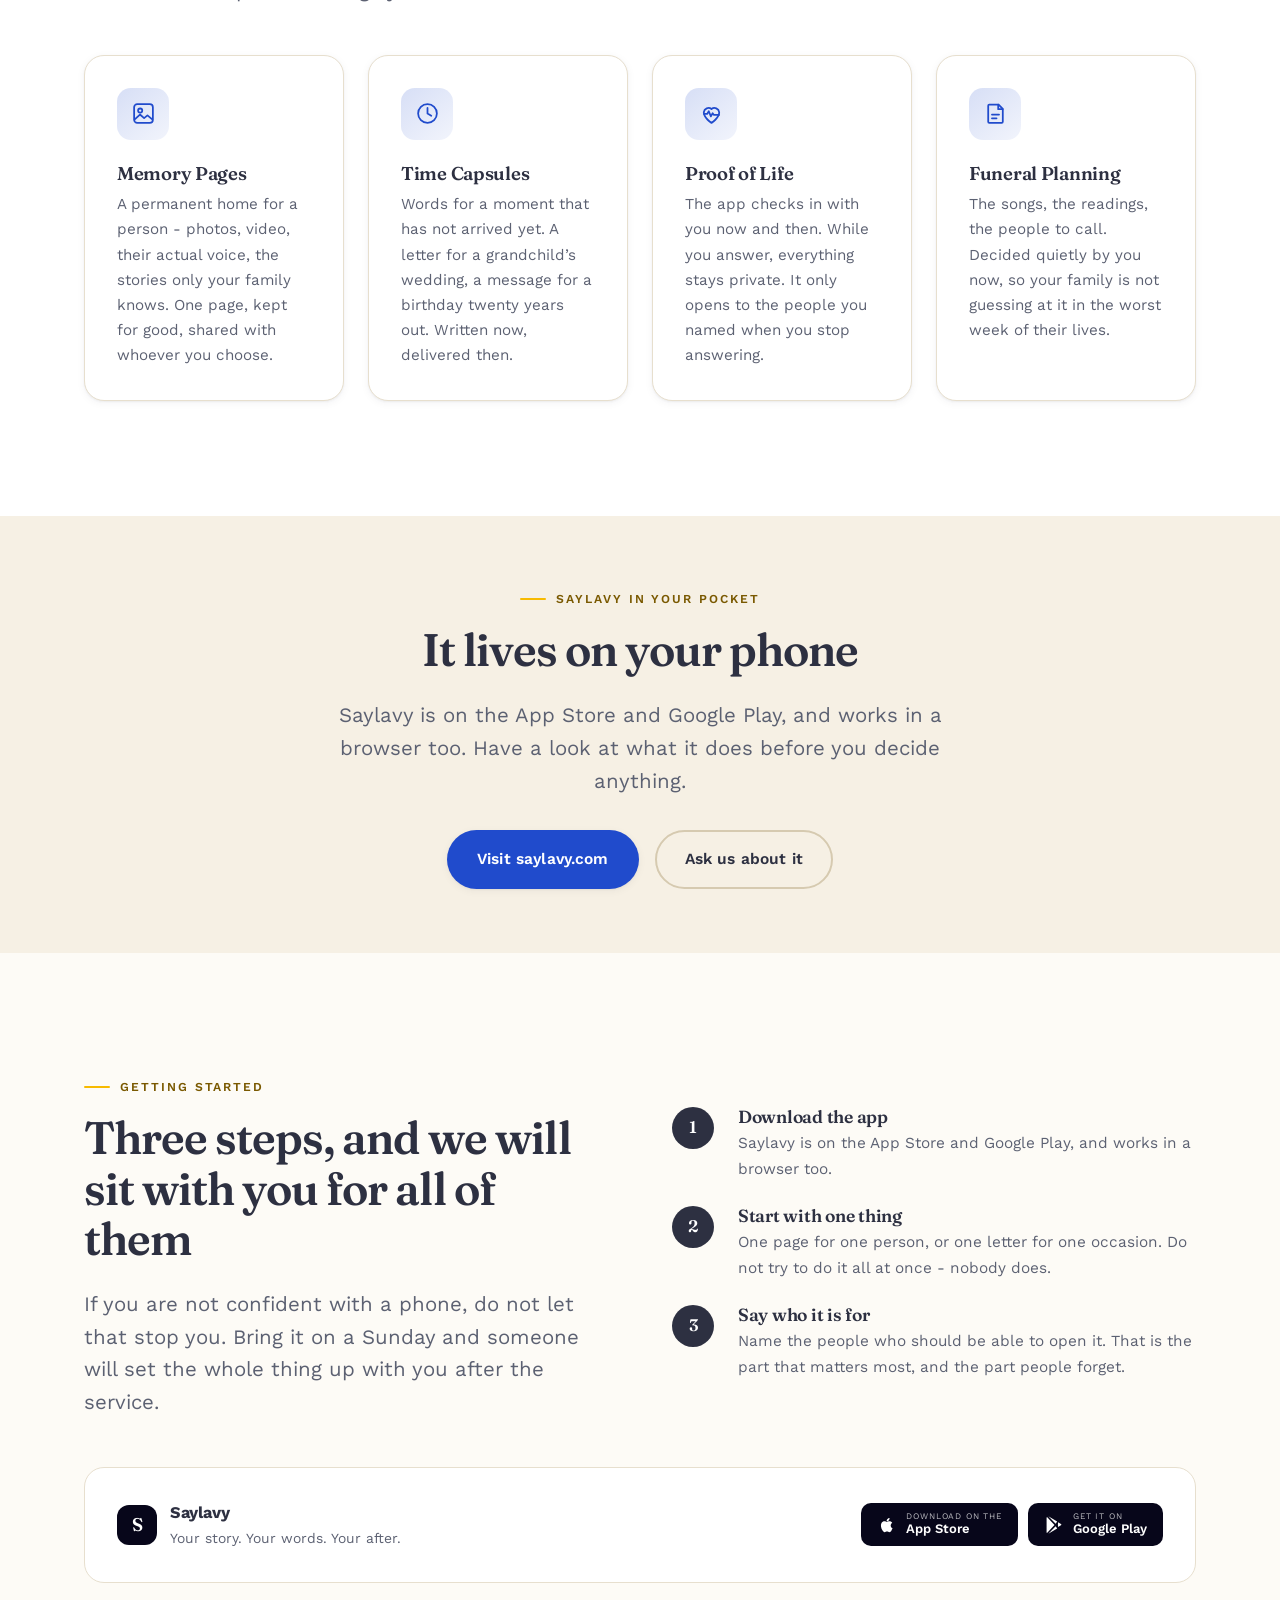
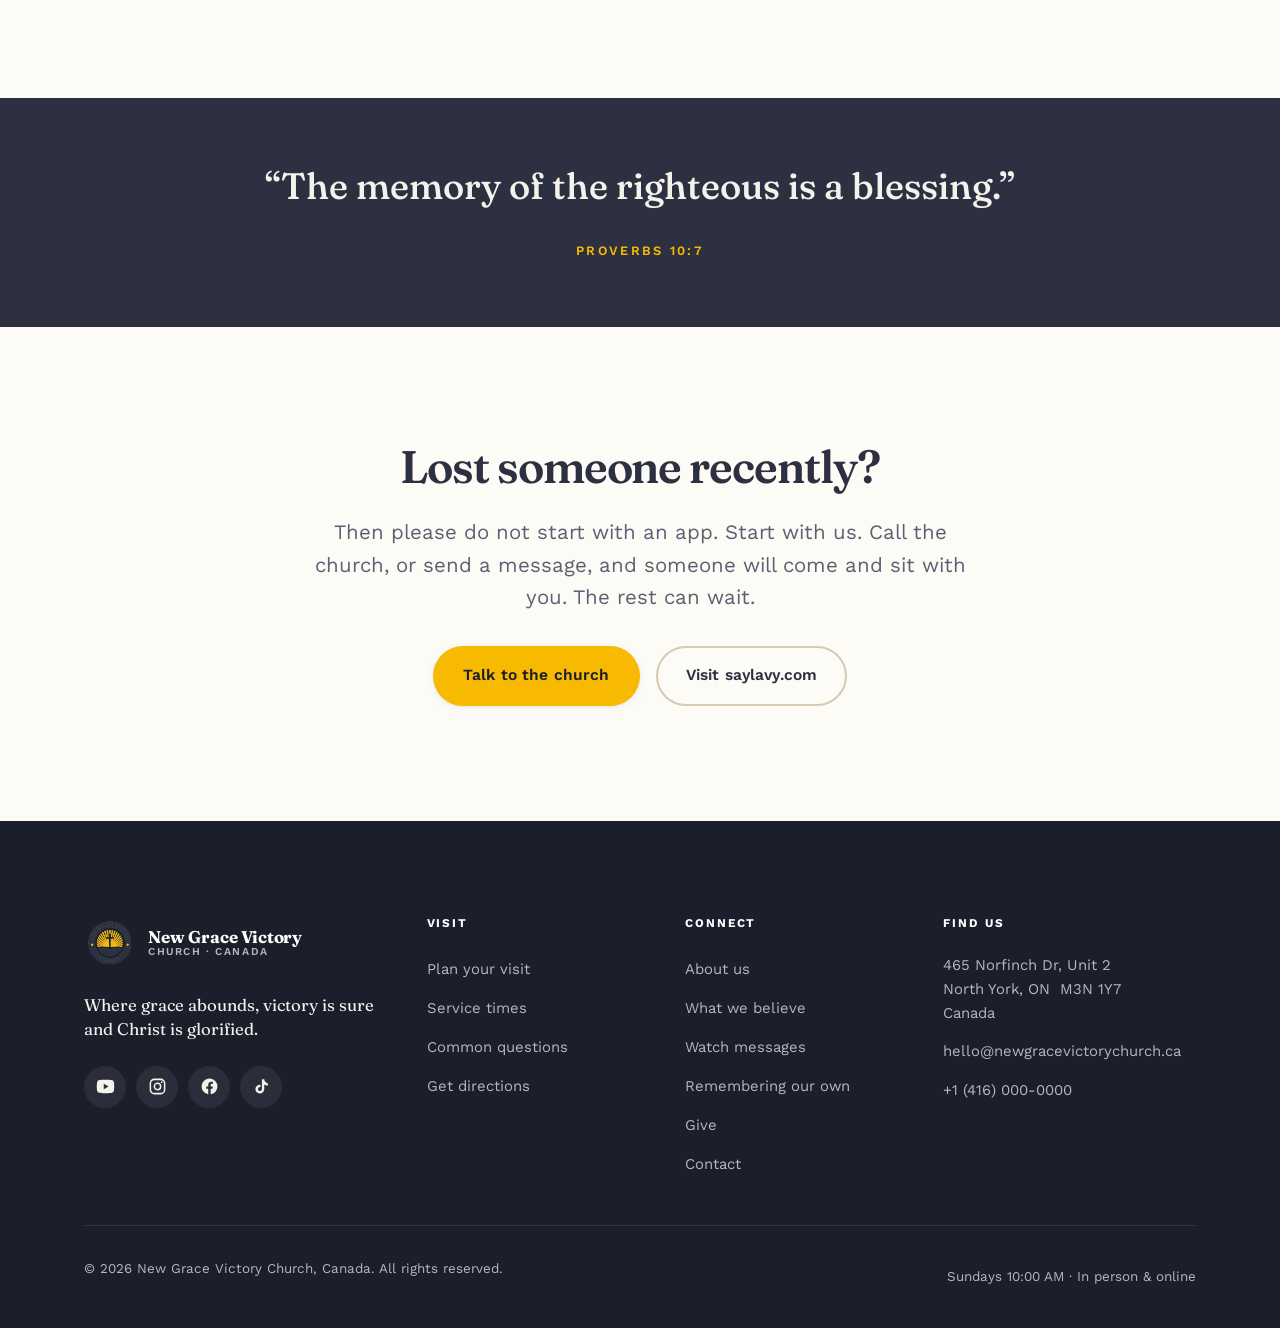
<file: remember.html>
<!DOCTYPE html>
<html lang="en-CA">
<head>
<meta charset="utf-8">
<meta name="viewport" content="width=device-width, initial-scale=1">
<title>Remembering Our Own | New Grace Victory Church</title>
<meta name="description" content="Memory pages, time capsules and funeral planning for the families of New Grace Victory Church, through our partner Saylavy. Because no one in this church should be forgotten.">
<link rel="canonical" href="https://newgracevictorychurch.ca/remember.html">

<meta property="og:type" content="website">
<meta property="og:site_name" content="New Grace Victory Church">
<meta property="og:title" content="Remembering Our Own | New Grace Victory Church">
<meta property="og:description" content="A permanent home for the people we do not want forgotten - and words kept safe for the moments that have not arrived yet.">
<meta property="og:url" content="https://newgracevictorychurch.ca/remember.html">
<meta property="og:image" content="https://newgracevictorychurch.ca/assets/og-image.jpg">
<meta name="twitter:card" content="summary_large_image">

<link rel="icon" href="assets/favicon.svg" type="image/svg+xml">
<link rel="apple-touch-icon" href="assets/logo.png">
<meta name="theme-color" content="#2D3041">

<link rel="preconnect" href="https://fonts.googleapis.com">
<link rel="preconnect" href="https://fonts.gstatic.com" crossorigin>
<link rel="stylesheet" href="https://fonts.googleapis.com/css2?family=Fraunces:opsz,wght@9..144,400;9..144,500;9..144,600;9..144,700&family=Work+Sans:wght@400;500;600;700&display=swap">
<link rel="stylesheet" href="css/styles.css">
<link rel="stylesheet" href="css/remember.css">
</head>
<body>

<a class="skip-link" href="#main">Skip to content</a>

<header class="site-header">
  <div class="wrap">
    <nav class="nav" aria-label="Main">
      <a class="brand" href="index.html">
        <img src="assets/logo.png" alt="New Grace Victory Church" width="46" height="46">
        <span class="brand-text">
          <span class="brand-name">New Grace Victory</span>
          <span class="brand-sub">Church &middot; Toronto</span>
        </span>
      </a>
      <button class="nav-toggle" type="button" aria-expanded="false" aria-controls="nav-links">
        <span class="visually-hidden">Menu</span>
        <svg class="icon-open" viewBox="0 0 24 24" fill="none" stroke="currentColor" stroke-width="2" stroke-linecap="round" aria-hidden="true"><path d="M4 7h16M4 12h16M4 17h16"/></svg>
        <svg class="icon-close" viewBox="0 0 24 24" fill="none" stroke="currentColor" stroke-width="2" stroke-linecap="round" aria-hidden="true"><path d="M6 6l12 12M18 6L6 18"/></svg>
      </button>
      <ul class="nav-links" id="nav-links">
        <li><a href="index.html">Home</a></li>
        <li><a href="about.html">About</a></li>
        <li><a href="sermons.html">Watch</a></li>
        <li><a href="visit.html">Visit</a></li>
        <li><a href="remember.html" aria-current="page">Remember</a></li>
        <li><a href="give.html">Give</a></li>
        <li><a href="contact.html">Contact</a></li>
        <li class="nav-mobile-cta"><a class="btn btn--gold" href="visit.html">Join us Sunday</a></li>
      </ul>
      <div class="nav-cta"><a class="btn btn--gold" href="visit.html">Join us Sunday</a></div>
    </nav>
  </div>
</header>

<main id="main">

  <section class="page-hero">
    <div class="wrap">
      <p class="crumbs"><a href="index.html">Home</a><span>/</span>Remember</p>
      <h1>No one in this church should be forgotten</h1>
      <p class="lede">
        A permanent home for the people we have lost, and words kept safe for the
        moments that have not arrived yet - through our partner, Saylavy.
      </p>
    </div>
  </section>

  <!-- ============================= WHY ============================ -->
  <section class="section">
    <div class="wrap">
      <div class="split">
        <div class="reveal">
          <p class="eyebrow">Why we are doing this</p>
          <h2>Grief outlasts the funeral</h2>
          <p class="lede">
            A church shows up in the first two weeks. Then the casseroles stop, the cards
            stop, and the family is left holding everything on their own.
          </p>
          <p class="mt-4">
            What tends to go missing first is not the big things. It is the sound of a voice.
            The way she told that one story. The blessing he said over the food every single
            Sunday for thirty years. Nobody thinks to record any of it, because nobody thinks
            they will need to.
          </p>
          <p class="mt-4">
            So we have partnered with Saylavy to give our families somewhere to keep it.
            Not a social media page that a company can close, and not a folder of photos on a
            phone that will be wiped when the contract ends - something permanent, and
            something the family owns.
          </p>
        </div>

        <div class="reveal" data-delay="1">
          <blockquote class="pullquote">
            Precious in the sight of the L<span style="font-variant:small-caps">ord</span>
            is the death of his faithful servants.
          </blockquote>
          <p class="form-note">Psalm 116:15</p>

          <div class="card mt-5">
            <h3>This is for anyone</h3>
            <p>
              You do not have to be a member, and you do not have to have lost someone yet.
              Plenty of people set theirs up while everything is fine - which, honestly,
              is the right time to do it.
            </p>
          </div>
        </div>
      </div>
    </div>
  </section>

  <!-- ============================ WHAT ============================ -->
  <section class="section section--paper">
    <div class="wrap">
      <div class="section-head reveal">
        <p class="eyebrow">What it gives you</p>
        <h2>Four things, in one place</h2>
        <p class="lede">
          Saylavy calls itself a digital legacy app. In plain terms, it is somewhere to put
          the things you would be devastated to lose.
        </p>
      </div>

      <div class="legacy-grid">
        <div class="legacy-card reveal" data-delay="1">
          <span class="card-icon">
            <svg viewBox="0 0 24 24" fill="none" stroke="currentColor" stroke-width="1.7" stroke-linecap="round" stroke-linejoin="round" aria-hidden="true"><rect x="3" y="3" width="18" height="18" rx="3"/><circle cx="8.8" cy="9.2" r="2"/><path d="m3.6 17.6 5-4.6 4 3.4 3.2-2.6 4.6 3.8"/></svg>
          </span>
          <h3>Memory Pages</h3>
          <p>
            A permanent home for a person - photos, video, their actual voice, the
            stories only your family knows. One page, kept for good, shared with whoever
            you choose.
          </p>
        </div>

        <div class="legacy-card reveal" data-delay="2">
          <span class="card-icon">
            <svg viewBox="0 0 24 24" fill="none" stroke="currentColor" stroke-width="1.7" stroke-linecap="round" stroke-linejoin="round" aria-hidden="true"><circle cx="12" cy="12" r="9"/><path d="M12 6.6V12l3.6 2.2"/></svg>
          </span>
          <h3>Time Capsules</h3>
          <p>
            Words for a moment that has not arrived yet. A letter for a grandchild&rsquo;s
            wedding, a message for a birthday twenty years out. Written now, delivered then.
          </p>
        </div>

        <div class="legacy-card reveal" data-delay="3">
          <span class="card-icon">
            <svg viewBox="0 0 24 24" fill="none" stroke="currentColor" stroke-width="1.7" stroke-linecap="round" stroke-linejoin="round" aria-hidden="true"><path d="M12 21s-7.4-4.6-7.4-10.2A4.6 4.6 0 0 1 12 7.7a4.6 4.6 0 0 1 7.4 3.1C19.4 16.4 12 21 12 21Z"/><path d="M4.8 12.4h3l1.6-2.6 2 5 1.7-3 1.3 1.6h4.8"/></svg>
          </span>
          <h3>Proof of Life</h3>
          <p>
            The app checks in with you now and then. While you answer, everything stays
            private. It only opens to the people you named when you stop answering.
          </p>
        </div>

        <div class="legacy-card reveal" data-delay="4">
          <span class="card-icon">
            <svg viewBox="0 0 24 24" fill="none" stroke="currentColor" stroke-width="1.7" stroke-linecap="round" stroke-linejoin="round" aria-hidden="true"><path d="M6 3.5h9l4 4V20a1 1 0 0 1-1 1H6a1 1 0 0 1-1-1V4.5a1 1 0 0 1 1-1Z"/><path d="M14.6 3.6v4.2h4.2"/><path d="M8.6 13h6.8M8.6 16.6h4.4"/></svg>
          </span>
          <h3>Funeral Planning</h3>
          <p>
            The songs, the readings, the people to call. Decided quietly by you now, so your
            family is not guessing at it in the worst week of their lives.
          </p>
        </div>
      </div>
    </div>
  </section>

  <!-- ============================ THE APP ========================== -->
  <section class="section section--tight section--deep">
    <div class="wrap wrap--narrow text-center reveal">
      <p class="eyebrow" style="justify-content:center">Saylavy in your pocket</p>
      <h2>It lives on your phone</h2>
      <p class="lede mt-4">
        Saylavy is on the App Store and Google Play, and works in a browser too.
        Have a look at what it does before you decide anything.
      </p>
      <div class="btn-row mt-5" style="justify-content:center">
        <a class="btn btn--blue" href="https://saylavy.com" target="_blank" rel="noopener">Visit saylavy.com</a>
        <a class="btn btn--ghost" href="contact.html">Ask us about it</a>
      </div>
    </div>
  </section>

  <!-- =========================== HOW TO =========================== -->
  <section class="section">
    <div class="wrap">
      <div class="split">
        <div class="reveal">
          <p class="eyebrow">Getting started</p>
          <h2>Three steps, and we will sit with you for all of them</h2>
          <p class="lede mt-4">
            If you are not confident with a phone, do not let that stop you. Bring it on a
            Sunday and someone will set the whole thing up with you after the service.
          </p>
        </div>

        <div class="steps reveal" data-delay="1">
          <div class="step">
            <div>
              <h3>Download the app</h3>
              <p>Saylavy is on the App Store and Google Play, and works in a browser too.</p>
            </div>
          </div>
          <div class="step">
            <div>
              <h3>Start with one thing</h3>
              <p>
                One page for one person, or one letter for one occasion. Do not try to do
                it all at once - nobody does.
              </p>
            </div>
          </div>
          <div class="step">
            <div>
              <h3>Say who it is for</h3>
              <p>
                Name the people who should be able to open it. That is the part that matters
                most, and the part people forget.
              </p>
            </div>
          </div>
        </div>
      </div>

      <div class="partner mt-6 reveal" data-delay="2">
        <div class="partner-mark">
          <span class="dot">S</span>
          <span>
            <strong>Saylavy</strong>
            <span>Your story. Your words. Your after.</span>
          </span>
        </div>

        <div class="store-badges">
          <a class="store-badge" href="https://apps.apple.com/us/app/saylavy/id6759291305" target="_blank" rel="noopener">
            <svg viewBox="0 0 24 24" fill="currentColor" aria-hidden="true"><path d="M16.4 12.7c0-2.2 1.8-3.3 1.9-3.4-1-1.5-2.6-1.7-3.2-1.7-1.4-.1-2.7.8-3.3.8-.7 0-1.7-.8-2.8-.8-1.5 0-2.8.8-3.6 2.1-1.5 2.6-.4 6.5 1.1 8.7.7 1 1.6 2.2 2.7 2.2 1.1 0 1.5-.7 2.8-.7s1.7.7 2.8.7 1.9-1.1 2.6-2.1c.8-1.2 1.2-2.4 1.2-2.5-.1 0-2.2-.9-2.2-3.3ZM14.2 6.2c.6-.7 1-1.7.9-2.7-.9 0-2 .6-2.6 1.3-.6.6-1.1 1.7-.9 2.6 1 .1 2-.5 2.6-1.2Z"/></svg>
            <span>
              <span class="small">Download on the</span>
              <span class="big">App Store</span>
            </span>
          </a>
          <a class="store-badge" href="https://play.google.com/store/apps/details?id=com.saylavy.app" target="_blank" rel="noopener">
            <svg viewBox="0 0 24 24" fill="currentColor" aria-hidden="true"><path d="M3.6 2.3a1.5 1.5 0 0 0-.5 1.1v17.2c0 .5.2.9.5 1.1l9-9.7-9-9.7ZM14 10.4 5.2 1.6l10.6 6.1L14 10.4Zm0 3.2 1.8 2.7-10.6 6.1L14 13.6Zm2.9-4.9 3.4 2c.7.4.7 1.2 0 1.6l-3.4 2L16.7 12l.2-3.3Z"/></svg>
            <span>
              <span class="small">Get it on</span>
              <span class="big">Google Play</span>
            </span>
          </a>
        </div>
      </div>
    </div>
  </section>

  <!-- ========================== SCRIPTURE ========================= -->
  <section class="section section--tight section--navy">
    <div class="wrap">
      <div class="verse reveal">
        <blockquote>
          &ldquo;The memory of the righteous is a blessing.&rdquo;
        </blockquote>
        <cite>Proverbs 10:7</cite>
      </div>
    </div>
  </section>

  <!-- ============================= CTA ============================ -->
  <section class="section">
    <div class="wrap wrap--narrow text-center reveal">
      <h2>Lost someone recently?</h2>
      <p class="lede mt-4">
        Then please do not start with an app. Start with us. Call the church, or send a
        message, and someone will come and sit with you. The rest can wait.
      </p>
      <div class="btn-row mt-5" style="justify-content:center">
        <a class="btn btn--gold" href="contact.html">Talk to the church</a>
        <a class="btn btn--ghost" href="https://saylavy.com" target="_blank" rel="noopener">Visit saylavy.com</a>
      </div>
    </div>
  </section>

</main>

<footer class="site-footer">
  <div class="wrap">
    <div class="footer-grid">
      <div>
        <a class="footer-brand" href="index.html">
          <img src="assets/logo.png" alt="" width="52" height="52">
          <span class="brand-text">
            <span class="brand-name">New Grace Victory</span>
            <span class="brand-sub">Church &middot; Canada</span>
          </span>
        </a>
        <p class="footer-tagline">Where grace abounds, victory is sure and Christ is glorified.</p>
        <div class="socials">
          <a data-social="youtube" href="https://www.youtube.com/@NewGraceVictoryChurch" target="_blank" rel="noopener" aria-label="YouTube">
            <svg viewBox="0 0 24 24" fill="currentColor" aria-hidden="true"><path d="M23 12s0-3.9-.5-5.7a3 3 0 0 0-2.1-2.1C18.6 3.6 12 3.6 12 3.6s-6.6 0-8.4.6A3 3 0 0 0 1.5 6.3C1 8.1 1 12 1 12s0 3.9.5 5.7a3 3 0 0 0 2.1 2.1c1.8.6 8.4.6 8.4.6s6.6 0 8.4-.6a3 3 0 0 0 2.1-2.1C23 15.9 23 12 23 12ZM9.8 15.5v-7l6.2 3.5-6.2 3.5Z"/></svg>
          </a>
          <a data-social="instagram" href="https://www.instagram.com/newgracevictorychurch/" target="_blank" rel="noopener" aria-label="Instagram">
            <svg viewBox="0 0 24 24" fill="none" stroke="currentColor" stroke-width="1.9" aria-hidden="true"><rect x="3" y="3" width="18" height="18" rx="5"/><circle cx="12" cy="12" r="4"/><circle cx="17.4" cy="6.6" r="1.1" fill="currentColor" stroke="none"/></svg>
          </a>
          <a data-social="facebook" href="https://www.facebook.com/NewGraceVictoryChurch/" target="_blank" rel="noopener" aria-label="Facebook">
            <svg viewBox="0 0 24 24" fill="currentColor" aria-hidden="true"><path d="M22 12a10 10 0 1 0-11.6 9.9v-7H7.9V12h2.5V9.8c0-2.5 1.5-3.9 3.8-3.9 1.1 0 2.2.2 2.2.2v2.5h-1.3c-1.2 0-1.6.8-1.6 1.6V12h2.8l-.4 2.9h-2.4v7A10 10 0 0 0 22 12Z"/></svg>
          </a>
          <a data-social="tiktok" href="https://www.tiktok.com/@newgracevictorychurch" target="_blank" rel="noopener" aria-label="TikTok">
            <svg viewBox="0 0 24 24" fill="currentColor" aria-hidden="true"><path d="M16.6 5.8a4.8 4.8 0 0 1-1.1-3.1h-3v12.6a2.5 2.5 0 1 1-1.8-2.4V9.8a5.6 5.6 0 1 0 4.8 5.5V9.6a7.8 7.8 0 0 0 4.5 1.4V8a4.8 4.8 0 0 1-3.4-2.2Z"/></svg>
          </a>
        </div>
      </div>

      <div>
        <h4>Visit</h4>
        <ul class="footer-list">
          <li><a href="visit.html">Plan your visit</a></li>
          <li><a href="visit.html#times">Service times</a></li>
          <li><a href="visit.html#faq">Common questions</a></li>
          <li><a data-site="directions" href="https://www.google.com/maps/search/?api=1&amp;query=465+Norfinch+Dr+Unit+2,+North+York,+ON+M3N+1Y7" target="_blank" rel="noopener">Get directions</a></li>
        </ul>
      </div>

      <div>
        <h4>Connect</h4>
        <ul class="footer-list">
          <li><a href="about.html">About us</a></li>
          <li><a href="about.html#beliefs">What we believe</a></li>
          <li><a href="sermons.html">Watch messages</a></li>
          <li><a href="remember.html">Remembering our own</a></li>
          <li><a href="give.html">Give</a></li>
          <li><a href="contact.html">Contact</a></li>
        </ul>
      </div>

      <div>
        <h4>Find us</h4>
        <ul class="footer-list">
          <li>
            <address>
              465 Norfinch Dr, Unit 2<br>
              North York, ON&nbsp; M3N 1Y7<br>
              Canada
            </address>
          </li>
          <li><a data-site="email" href="mailto:hello@newgracevictorychurch.ca">hello@newgracevictorychurch.ca</a></li>
          <li><a data-site="phone" href="tel:+14160000000">+1 (416) 000-0000</a></li>
        </ul>
      </div>
    </div>

    <div class="footer-bottom">
      <p>&copy; <span data-year>2026</span> New Grace Victory Church, Canada. All rights reserved.</p>
      <p>Sundays 10:00 AM &middot; In person &amp; online</p>
    </div>
  </div>
</footer>

<script src="js/config.js"></script>
<script src="js/site.js" defer></script>
</body>
</html>
</file>
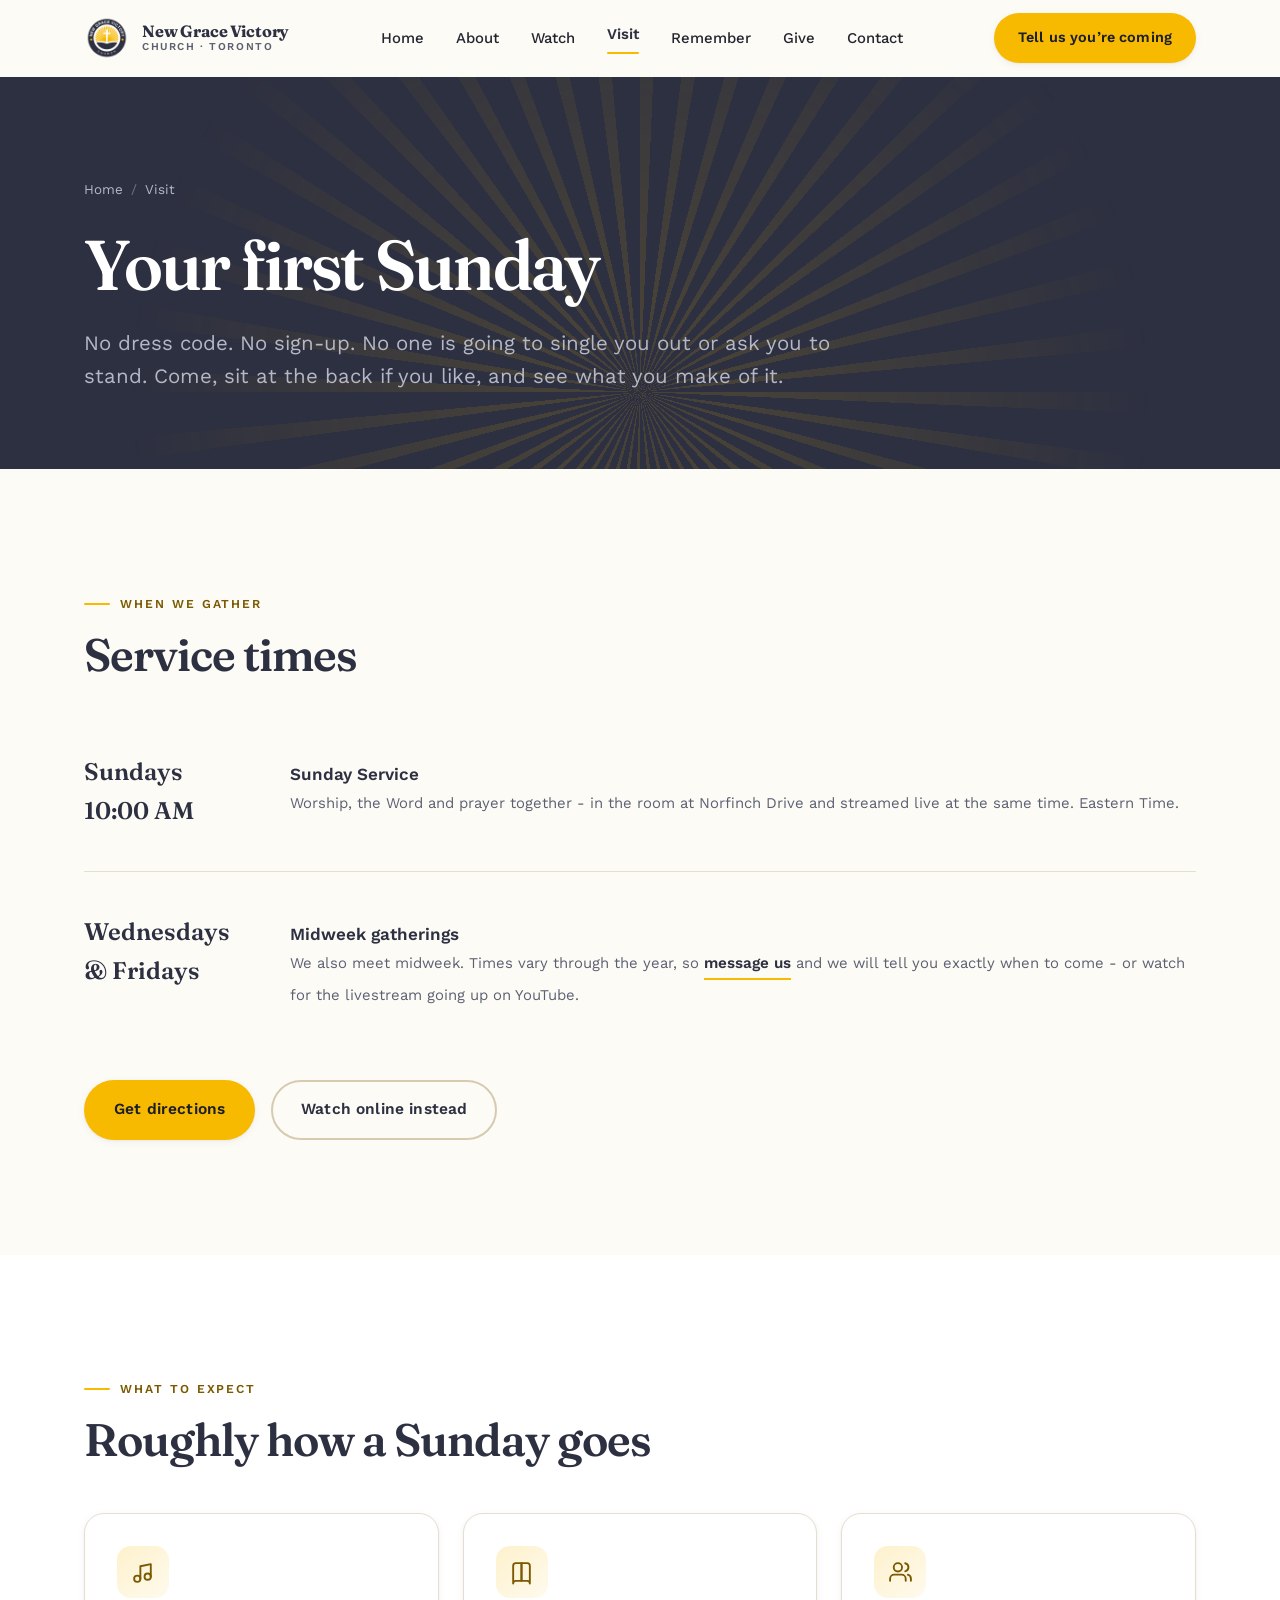
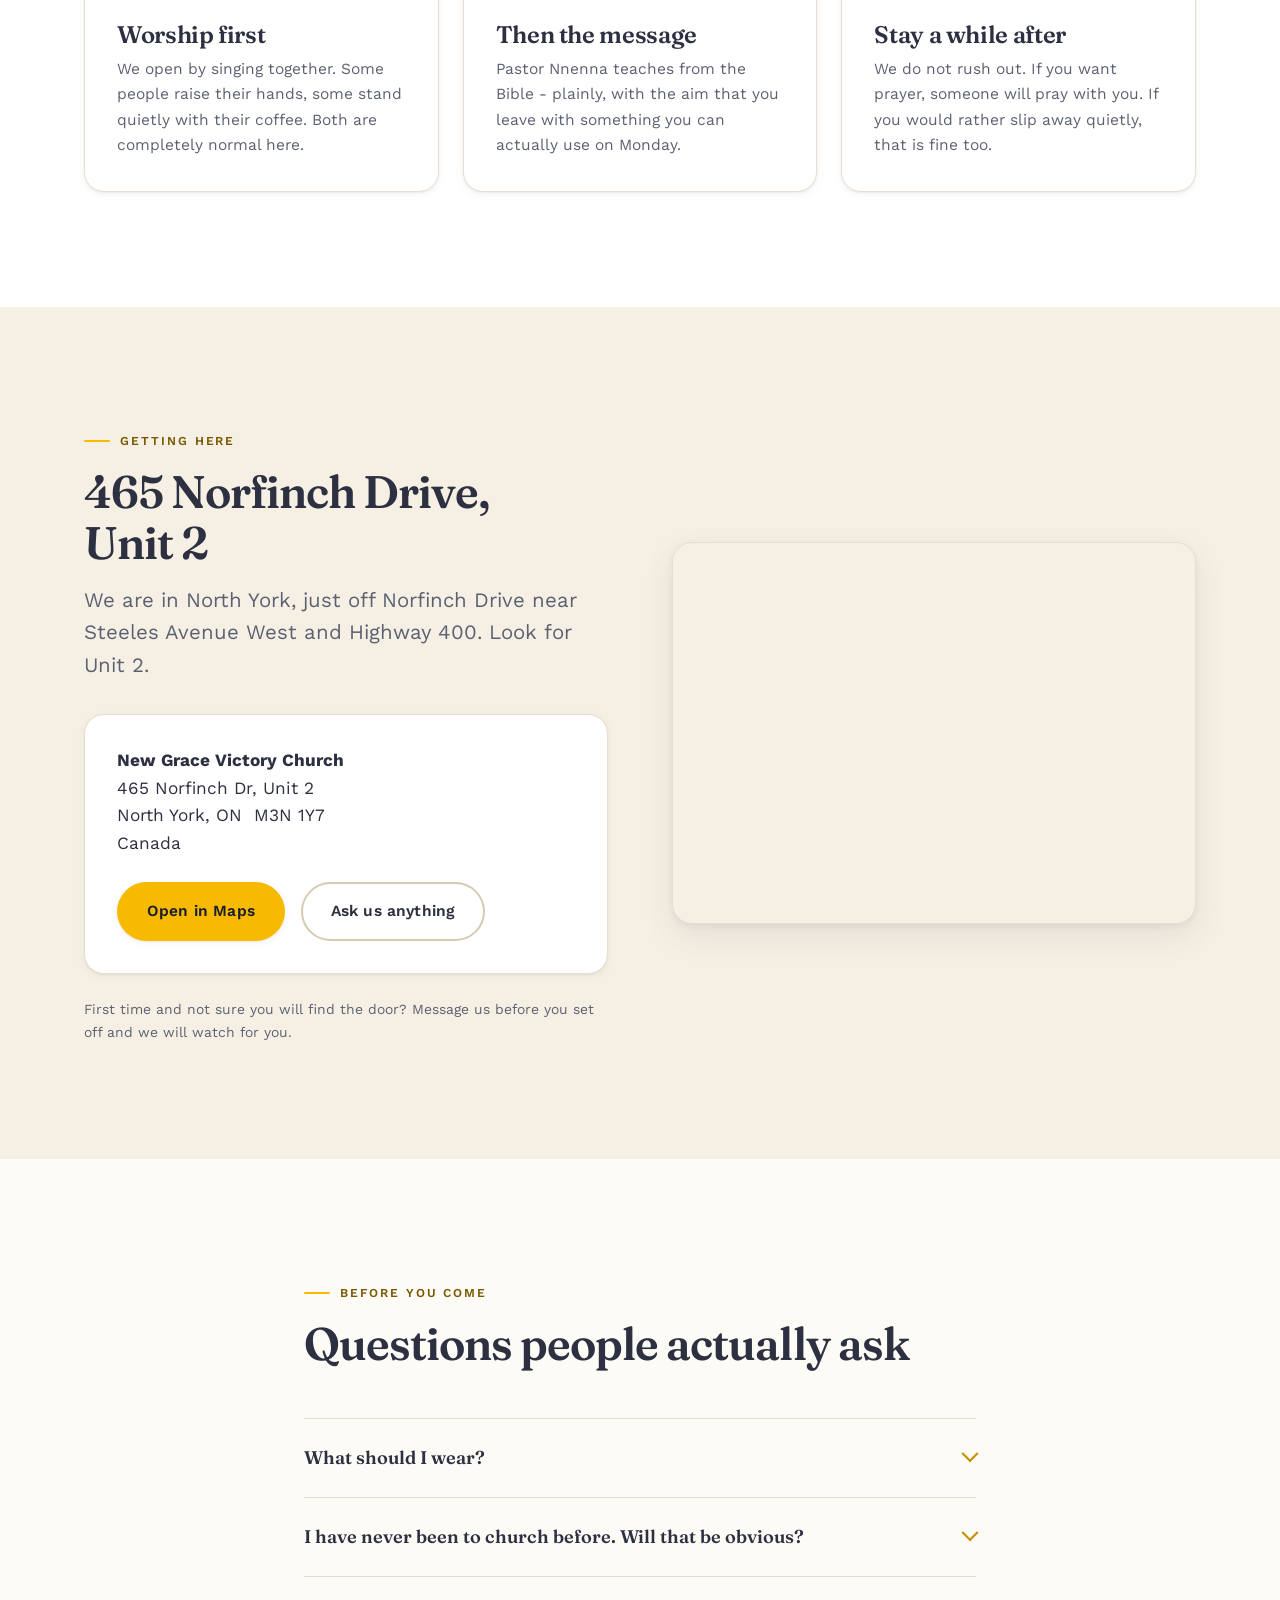
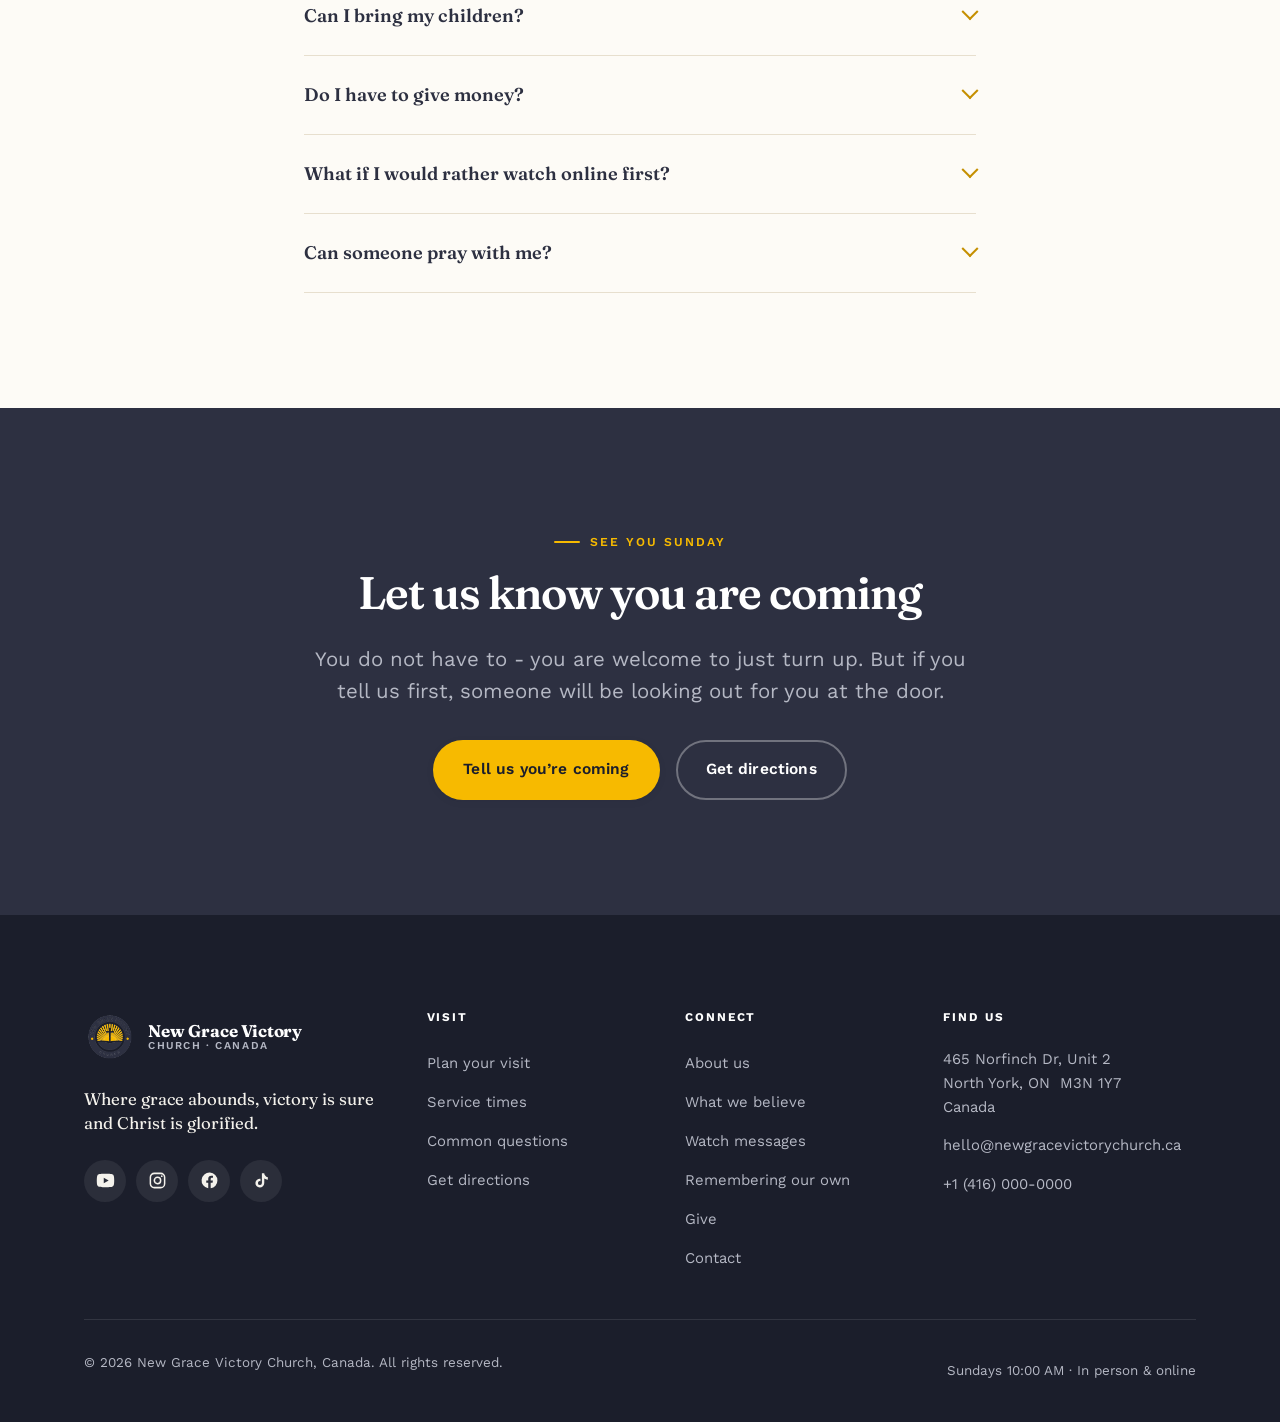
<file: visit.html>
<!DOCTYPE html>
<html lang="en-CA">
<head>
<meta charset="utf-8">
<meta name="viewport" content="width=device-width, initial-scale=1">
<title>Plan Your Visit | New Grace Victory Church, North York</title>
<meta name="description" content="Sundays at 10:00 AM Eastern - in person at 465 Norfinch Dr, Unit 2, North York, or live online. Here is what to expect on your first visit.">
<link rel="canonical" href="https://newgracevictorychurch.ca/visit.html">

<meta property="og:type" content="website">
<meta property="og:site_name" content="New Grace Victory Church">
<meta property="og:title" content="Plan Your Visit | New Grace Victory Church">
<meta property="og:description" content="Sundays at 10:00 AM in North York, or live online. Come as you are.">
<meta property="og:url" content="https://newgracevictorychurch.ca/visit.html">
<meta property="og:image" content="https://newgracevictorychurch.ca/assets/og-image.jpg">
<meta name="twitter:card" content="summary_large_image">

<link rel="icon" href="assets/favicon.svg" type="image/svg+xml">
<link rel="apple-touch-icon" href="assets/logo.png">
<meta name="theme-color" content="#2D3041">

<link rel="preconnect" href="https://fonts.googleapis.com">
<link rel="preconnect" href="https://fonts.gstatic.com" crossorigin>
<link rel="stylesheet" href="https://fonts.googleapis.com/css2?family=Fraunces:opsz,wght@9..144,400;9..144,500;9..144,600;9..144,700&family=Work+Sans:wght@400;500;600;700&display=swap">
<link rel="stylesheet" href="css/styles.css">
</head>
<body>

<a class="skip-link" href="#main">Skip to content</a>

<header class="site-header">
  <div class="wrap">
    <nav class="nav" aria-label="Main">
      <a class="brand" href="index.html">
        <img src="assets/logo.png" alt="New Grace Victory Church" width="46" height="46">
        <span class="brand-text">
          <span class="brand-name">New Grace Victory</span>
          <span class="brand-sub">Church &middot; Toronto</span>
        </span>
      </a>
      <button class="nav-toggle" type="button" aria-expanded="false" aria-controls="nav-links">
        <span class="visually-hidden">Menu</span>
        <svg class="icon-open" viewBox="0 0 24 24" fill="none" stroke="currentColor" stroke-width="2" stroke-linecap="round" aria-hidden="true"><path d="M4 7h16M4 12h16M4 17h16"/></svg>
        <svg class="icon-close" viewBox="0 0 24 24" fill="none" stroke="currentColor" stroke-width="2" stroke-linecap="round" aria-hidden="true"><path d="M6 6l12 12M18 6L6 18"/></svg>
      </button>
      <ul class="nav-links" id="nav-links">
        <li><a href="index.html">Home</a></li>
        <li><a href="about.html">About</a></li>
        <li><a href="sermons.html">Watch</a></li>
        <li><a href="visit.html" aria-current="page">Visit</a></li>
        <li><a href="remember.html">Remember</a></li>
        <li><a href="give.html">Give</a></li>
        <li><a href="contact.html">Contact</a></li>
        <li class="nav-mobile-cta"><a class="btn btn--gold" href="contact.html">Tell us you're coming</a></li>
      </ul>
      <div class="nav-cta"><a class="btn btn--gold" href="contact.html">Tell us you&rsquo;re coming</a></div>
    </nav>
  </div>
</header>

<main id="main">

  <section class="page-hero">
    <div class="wrap">
      <p class="crumbs"><a href="index.html">Home</a><span>/</span>Visit</p>
      <h1>Your first Sunday</h1>
      <p class="lede">
        No dress code. No sign-up. No one is going to single you out or ask you to stand.
        Come, sit at the back if you like, and see what you make of it.
      </p>
    </div>
  </section>

  <!-- ============================ TIMES =========================== -->
  <section class="section" id="times">
    <div class="wrap">
      <div class="section-head reveal">
        <p class="eyebrow">When we gather</p>
        <h2>Service times</h2>
      </div>

      <div class="times reveal" data-delay="1">
        <div class="time-row">
          <p class="time-when">Sundays<br>10:00 AM</p>
          <div class="time-what">
            <strong>Sunday Service</strong>
            <span>
              Worship, the Word and prayer together - in the room at Norfinch Drive
              and streamed live at the same time. Eastern Time.
            </span>
          </div>
        </div>

        <div class="time-row">
          <p class="time-when">Wednesdays<br>&amp; Fridays</p>
          <div class="time-what">
            <strong>Midweek gatherings</strong>
            <span>
              We also meet midweek. Times vary through the year, so
              <a class="link-arrow" href="contact.html">message us</a> and we will tell you
              exactly when to come - or watch for the livestream going up on YouTube.
            </span>
          </div>
        </div>
      </div>

      <div class="btn-row mt-6 reveal" data-delay="2">
        <a class="btn btn--gold" data-site="directions"
           href="https://www.google.com/maps/search/?api=1&amp;query=465+Norfinch+Dr+Unit+2,+North+York,+ON+M3N+1Y7"
           target="_blank" rel="noopener">Get directions</a>
        <a class="btn btn--ghost" href="sermons.html">Watch online instead</a>
      </div>
    </div>
  </section>

  <!-- ======================= WHAT TO EXPECT ======================= -->
  <section class="section section--paper">
    <div class="wrap">
      <div class="section-head reveal">
        <p class="eyebrow">What to expect</p>
        <h2>Roughly how a Sunday goes</h2>
      </div>

      <div class="grid grid--3">
        <div class="card reveal" data-delay="1">
          <span class="card-icon">
            <svg viewBox="0 0 24 24" fill="none" stroke="currentColor" stroke-width="1.8" stroke-linecap="round" stroke-linejoin="round" aria-hidden="true"><path d="M9 18V6l10-2v12"/><circle cx="6" cy="18" r="3"/><circle cx="16" cy="16" r="3"/></svg>
          </span>
          <h3>Worship first</h3>
          <p>
            We open by singing together. Some people raise their hands, some stand quietly
            with their coffee. Both are completely normal here.
          </p>
        </div>

        <div class="card reveal" data-delay="2">
          <span class="card-icon">
            <svg viewBox="0 0 24 24" fill="none" stroke="currentColor" stroke-width="1.8" stroke-linecap="round" stroke-linejoin="round" aria-hidden="true"><path d="M4 5.5A2.5 2.5 0 0 1 6.5 3H12v17H6.5A2.5 2.5 0 0 0 4 22.5z"/><path d="M20 5.5A2.5 2.5 0 0 0 17.5 3H12v17h5.5a2.5 2.5 0 0 1 2.5 2.5z"/></svg>
          </span>
          <h3>Then the message</h3>
          <p>
            Pastor Nnenna teaches from the Bible - plainly, with the aim that you leave
            with something you can actually use on Monday.
          </p>
        </div>

        <div class="card reveal" data-delay="3">
          <span class="card-icon">
            <svg viewBox="0 0 24 24" fill="none" stroke="currentColor" stroke-width="1.8" stroke-linecap="round" stroke-linejoin="round" aria-hidden="true"><path d="M17 20v-2a4 4 0 0 0-4-4H6a4 4 0 0 0-4 4v2"/><circle cx="9.5" cy="7" r="4"/><path d="M22 20v-2a4 4 0 0 0-3-3.9"/><path d="M16.5 3.1a4 4 0 0 1 0 7.8"/></svg>
          </span>
          <h3>Stay a while after</h3>
          <p>
            We do not rush out. If you want prayer, someone will pray with you. If you would
            rather slip away quietly, that is fine too.
          </p>
        </div>
      </div>
    </div>
  </section>

  <!-- ========================= GETTING HERE ======================= -->
  <section class="section section--deep">
    <div class="wrap">
      <div class="split">
        <div class="reveal">
          <p class="eyebrow">Getting here</p>
          <h2>465 Norfinch Drive, Unit&nbsp;2</h2>
          <p class="lede">
            We are in North York, just off Norfinch Drive near Steeles Avenue West and
            Highway 400. Look for Unit 2.
          </p>

          <div class="address-card mt-5">
            <address>
              <strong>New Grace Victory Church</strong><br>
              465 Norfinch Dr, Unit 2<br>
              North York, ON&nbsp; M3N 1Y7<br>
              Canada
            </address>
            <div class="btn-row mt-4">
              <a class="btn btn--gold" data-site="directions"
                 href="https://www.google.com/maps/search/?api=1&amp;query=465+Norfinch+Dr+Unit+2,+North+York,+ON+M3N+1Y7"
                 target="_blank" rel="noopener">Open in Maps</a>
              <a class="btn btn--ghost" href="contact.html">Ask us anything</a>
            </div>
          </div>

          <p class="form-note mt-4">
            First time and not sure you will find the door? Message us before you set off and
            we will watch for you.
          </p>
        </div>

        <div class="map-frame reveal" data-delay="1">
          <iframe
            title="Map showing New Grace Victory Church at 465 Norfinch Drive, North York"
            src="https://www.openstreetmap.org/export/embed.html?bbox=-79.5381%2C43.7676%2C-79.5241%2C43.7756&amp;layer=mapnik&amp;marker=43.771569%2C-79.5311425"
            loading="lazy" referrerpolicy="no-referrer-when-downgrade"></iframe>
        </div>
      </div>
    </div>
  </section>

  <!-- ============================= FAQ ============================ -->
  <section class="section" id="faq">
    <div class="wrap wrap--narrow">
      <div class="section-head reveal">
        <p class="eyebrow">Before you come</p>
        <h2>Questions people actually ask</h2>
      </div>

      <div class="faq reveal" data-delay="1">
        <details>
          <summary>What should I wear?</summary>
          <div>
            Whatever you own. Some of our family dress up because that is how they were raised
            to honour a Sunday; others come in jeans straight from a night shift. Nobody is
            counting. Come as you are - we mean that literally.
          </div>
        </details>

        <details>
          <summary>I have never been to church before. Will that be obvious?</summary>
          <div>
            Only to you. There is no secret handshake and no part of the service where visitors
            get asked to stand up. Sit wherever you like, join in with as much or as little as
            you want, and leave when you need to.
          </div>
        </details>

        <details>
          <summary>Can I bring my children?</summary>
          <div>
            Yes, always. We are a family church and children are part of the gathering, not an
            interruption to it. If you would like to know what is on for your child&rsquo;s age
            group on a given Sunday,
            <a class="link-arrow" href="contact.html">just ask us</a> before you come.
          </div>
        </details>

        <details>
          <summary>Do I have to give money?</summary>
          <div>
            No. There is an opportunity to give during the service and information on our
            <a class="link-arrow" href="give.html">giving page</a>, but visitors are under no
            obligation whatsoever. Please do not feel you need to put anything in.
          </div>
        </details>

        <details>
          <summary>What if I would rather watch online first?</summary>
          <div>
            That is a completely reasonable way to start, and plenty of our congregation did
            exactly that. Every service is streamed live and stays up afterwards -
            <a class="link-arrow" href="sermons.html">watch a few</a> and come when you are ready.
          </div>
        </details>

        <details>
          <summary>Can someone pray with me?</summary>
          <div>
            Yes. Stay behind after the service and ask, or
            <a class="link-arrow" href="contact.html">send us a prayer request</a> any time.
            It stays between you, the pastor and God.
          </div>
        </details>
      </div>
    </div>
  </section>

  <!-- ============================= CTA ============================ -->
  <section class="section section--navy">
    <div class="wrap wrap--narrow text-center reveal">
      <p class="eyebrow" style="justify-content:center">See you Sunday</p>
      <h2>Let us know you are coming</h2>
      <p class="lede mt-4">
        You do not have to - you are welcome to just turn up. But if you tell us first,
        someone will be looking out for you at the door.
      </p>
      <div class="btn-row mt-5" style="justify-content:center">
        <a class="btn btn--gold" href="contact.html">Tell us you&rsquo;re coming</a>
        <a class="btn btn--ghost" data-site="directions"
           href="https://www.google.com/maps/search/?api=1&amp;query=465+Norfinch+Dr+Unit+2,+North+York,+ON+M3N+1Y7"
           target="_blank" rel="noopener">Get directions</a>
      </div>
    </div>
  </section>

</main>

<footer class="site-footer">
  <div class="wrap">
    <div class="footer-grid">
      <div>
        <a class="footer-brand" href="index.html">
          <img src="assets/logo.png" alt="" width="52" height="52">
          <span class="brand-text">
            <span class="brand-name">New Grace Victory</span>
            <span class="brand-sub">Church &middot; Canada</span>
          </span>
        </a>
        <p class="footer-tagline">Where grace abounds, victory is sure and Christ is glorified.</p>
        <div class="socials">
          <a data-social="youtube" href="https://www.youtube.com/@NewGraceVictoryChurch" target="_blank" rel="noopener" aria-label="YouTube">
            <svg viewBox="0 0 24 24" fill="currentColor" aria-hidden="true"><path d="M23 12s0-3.9-.5-5.7a3 3 0 0 0-2.1-2.1C18.6 3.6 12 3.6 12 3.6s-6.6 0-8.4.6A3 3 0 0 0 1.5 6.3C1 8.1 1 12 1 12s0 3.9.5 5.7a3 3 0 0 0 2.1 2.1c1.8.6 8.4.6 8.4.6s6.6 0 8.4-.6a3 3 0 0 0 2.1-2.1C23 15.9 23 12 23 12ZM9.8 15.5v-7l6.2 3.5-6.2 3.5Z"/></svg>
          </a>
          <a data-social="instagram" href="https://www.instagram.com/newgracevictorychurch/" target="_blank" rel="noopener" aria-label="Instagram">
            <svg viewBox="0 0 24 24" fill="none" stroke="currentColor" stroke-width="1.9" aria-hidden="true"><rect x="3" y="3" width="18" height="18" rx="5"/><circle cx="12" cy="12" r="4"/><circle cx="17.4" cy="6.6" r="1.1" fill="currentColor" stroke="none"/></svg>
          </a>
          <a data-social="facebook" href="https://www.facebook.com/NewGraceVictoryChurch/" target="_blank" rel="noopener" aria-label="Facebook">
            <svg viewBox="0 0 24 24" fill="currentColor" aria-hidden="true"><path d="M22 12a10 10 0 1 0-11.6 9.9v-7H7.9V12h2.5V9.8c0-2.5 1.5-3.9 3.8-3.9 1.1 0 2.2.2 2.2.2v2.5h-1.3c-1.2 0-1.6.8-1.6 1.6V12h2.8l-.4 2.9h-2.4v7A10 10 0 0 0 22 12Z"/></svg>
          </a>
          <a data-social="tiktok" href="https://www.tiktok.com/@newgracevictorychurch" target="_blank" rel="noopener" aria-label="TikTok">
            <svg viewBox="0 0 24 24" fill="currentColor" aria-hidden="true"><path d="M16.6 5.8a4.8 4.8 0 0 1-1.1-3.1h-3v12.6a2.5 2.5 0 1 1-1.8-2.4V9.8a5.6 5.6 0 1 0 4.8 5.5V9.6a7.8 7.8 0 0 0 4.5 1.4V8a4.8 4.8 0 0 1-3.4-2.2Z"/></svg>
          </a>
        </div>
      </div>

      <div>
        <h4>Visit</h4>
        <ul class="footer-list">
          <li><a href="visit.html">Plan your visit</a></li>
          <li><a href="visit.html#times">Service times</a></li>
          <li><a href="visit.html#faq">Common questions</a></li>
          <li><a data-site="directions" href="https://www.google.com/maps/search/?api=1&amp;query=465+Norfinch+Dr+Unit+2,+North+York,+ON+M3N+1Y7" target="_blank" rel="noopener">Get directions</a></li>
        </ul>
      </div>

      <div>
        <h4>Connect</h4>
        <ul class="footer-list">
          <li><a href="about.html">About us</a></li>
          <li><a href="about.html#beliefs">What we believe</a></li>
          <li><a href="sermons.html">Watch messages</a></li>
          <li><a href="remember.html">Remembering our own</a></li>
          <li><a href="give.html">Give</a></li>
          <li><a href="contact.html">Contact</a></li>
        </ul>
      </div>

      <div>
        <h4>Find us</h4>
        <ul class="footer-list">
          <li>
            <address>
              465 Norfinch Dr, Unit 2<br>
              North York, ON&nbsp; M3N 1Y7<br>
              Canada
            </address>
          </li>
          <li><a data-site="email" href="mailto:hello@newgracevictorychurch.ca">hello@newgracevictorychurch.ca</a></li>
          <li><a data-site="phone" href="tel:+14160000000">+1 (416) 000-0000</a></li>
        </ul>
      </div>
    </div>

    <div class="footer-bottom">
      <p>&copy; <span data-year>2026</span> New Grace Victory Church, Canada. All rights reserved.</p>
      <p>Sundays 10:00 AM &middot; In person &amp; online</p>
    </div>
  </div>
</footer>

<script src="js/config.js"></script>
<script src="js/site.js" defer></script>
</body>
</html>
</file>
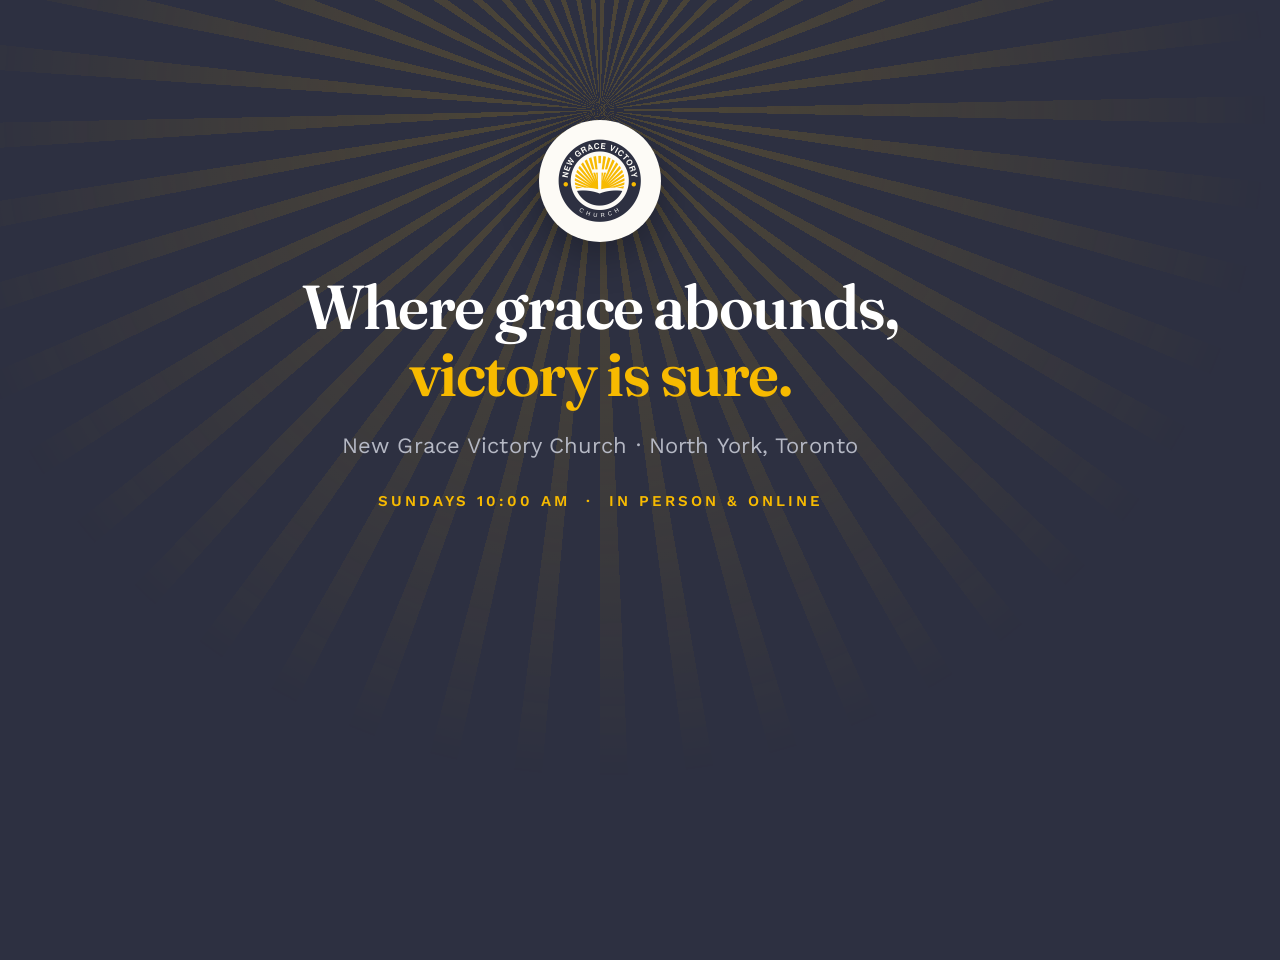
<file: tools/og-image.html>
<!DOCTYPE html>
<!-- Source for assets/og-image.jpg. Regenerate by screenshotting this at 1200x630. -->
<html lang="en">
<head>
<meta charset="utf-8">
<link rel="preconnect" href="https://fonts.gstatic.com" crossorigin>
<link rel="stylesheet" href="https://fonts.googleapis.com/css2?family=Fraunces:opsz,wght@9..144,500;9..144,600&family=Work+Sans:wght@500;600&display=swap">
<style>
  * { box-sizing: border-box; margin: 0; }
  body {
    width: 1200px; height: 630px; overflow: hidden;
    background: #2D3041; color: #fff;
    font-family: "Work Sans", sans-serif;
    display: grid; place-items: center; position: relative;
  }
  .rays {
    position: absolute; left: 50%; top: -740px;
    width: 1700px; height: 1700px; transform: translateX(-50%);
    background: repeating-conic-gradient(from 0deg at 50% 50%,
      rgba(247,186,0,.16) 0deg 2.4deg, transparent 2.4deg 7.4deg);
    border-radius: 50%;
    -webkit-mask-image: radial-gradient(circle at 50% 50%, #000 4%, rgba(0,0,0,.55) 30%, transparent 56%);
            mask-image: radial-gradient(circle at 50% 50%, #000 4%, rgba(0,0,0,.55) 30%, transparent 56%);
  }
  .inner { position: relative; text-align: center; padding: 0 90px; }
  .badge {
    width: 122px; height: 122px; border-radius: 50%;
    background: #FDFBF6; display: grid; place-items: center;
    margin: 0 auto 32px; box-shadow: 0 12px 40px rgba(0,0,0,.28);
  }
  .badge img { width: 100px; height: 100px; display: block; }
  h1 {
    font-family: "Fraunces", serif; font-weight: 600;
    font-size: 62px; line-height: 1.08; letter-spacing: -.025em;
  }
  h1 em { font-style: normal; color: #F7BA00; }
  p.tag {
    margin-top: 26px; font-size: 22px; color: #B5B8C4; letter-spacing: .005em;
  }
  p.meta {
    margin-top: 34px; font-size: 15px; font-weight: 600;
    letter-spacing: .2em; text-transform: uppercase; color: #F7BA00;
  }
</style>
</head>
<body>
  <div class="rays"></div>
  <div class="inner">
    <span class="badge"><img src="../assets/logo.png" alt=""></span>
    <h1>Where grace abounds,<br><em>victory is sure.</em></h1>
    <p class="tag">New Grace Victory Church &middot; North York, Toronto</p>
    <p class="meta">Sundays 10:00 AM &nbsp;&middot;&nbsp; In person &amp; online</p>
  </div>
</body>
</html>
</file>
<file: css/styles.css>
/* ============================================================
   New Grace Victory Church - design system
   Brand colours sampled from the church's own logo:
   navy #2D3041, gold #F7BA00
   ============================================================ */

:root {
  /* --- brand --- */
  --navy:        #2D3041;
  --navy-900:    #1B1E2B;
  --navy-800:    #232636;
  --navy-600:    #454A63;
  --gold:        #F7BA00;
  --gold-700:    #C58F00;
  --gold-900:    #7A5900;   /* gold that passes 4.5:1 as text on cream */

  /* --- surfaces --- */
  --cream:       #FDFBF6;
  --cream-deep:  #F6F0E4;
  --paper:       #FFFFFF;

  /* --- text --- */
  --ink:         #23262F;
  --ink-muted:   #5C6172;
  --on-navy:     #F4F2EC;
  --on-navy-dim: #B5B8C4;

  /* --- lines & shadow --- */
  --line:        #E7DFCE;
  --line-strong: #D6CAB0;
  --shadow-sm:   0 1px 2px rgba(45,48,65,.06), 0 2px 8px rgba(45,48,65,.05);
  --shadow-md:   0 2px 6px rgba(45,48,65,.06), 0 12px 32px rgba(45,48,65,.09);
  --shadow-lg:   0 4px 12px rgba(45,48,65,.08), 0 24px 60px rgba(45,48,65,.13);

  /* --- type --- */
  --font-display: "Fraunces", "Iowan Old Style", Georgia, serif;
  --font-body:    "Work Sans", -apple-system, BlinkMacSystemFont, "Segoe UI", Roboto, sans-serif;

  /* --- spacing (density 4/10 - standard-generous) --- */
  --space-1: 4px;
  --space-2: 8px;
  --space-3: 16px;
  --space-4: 24px;
  --space-5: 32px;
  --space-6: 48px;
  --space-7: 64px;
  --space-8: 96px;
  --space-9: 128px;

  --radius-sm: 6px;
  --radius:    12px;
  --radius-lg: 20px;
  --radius-xl: 28px;

  --wrap: 1160px;
  --wrap-narrow: 720px;

  --ease: cubic-bezier(.22,.61,.36,1);
  --dur:  220ms;
}

/* ============================================================
   Reset / base
   ============================================================ */

*, *::before, *::after { box-sizing: border-box; }

/* Components below set display:grid/flex, which outranks the UA sheet's
   [hidden] { display: none }. Without this, hiding a form or card in JS
   does nothing at all. */
[hidden] { display: none !important; }

html {
  -webkit-text-size-adjust: 100%;
  scroll-behavior: smooth;
  scroll-padding-top: 88px;
}

body {
  margin: 0;
  background: var(--cream);
  color: var(--ink);
  font-family: var(--font-body);
  font-size: 17px;
  line-height: 1.65;
  font-weight: 400;
  -webkit-font-smoothing: antialiased;
  text-rendering: optimizeLegibility;
  overflow-x: hidden;
}

img, svg, iframe, video { max-width: 100%; display: block; }
img { height: auto; }

a { color: inherit; }

h1, h2, h3, h4 {
  font-family: var(--font-display);
  font-weight: 600;
  line-height: 1.1;
  letter-spacing: -.015em;
  color: var(--navy);
  margin: 0 0 var(--space-3);
  font-variation-settings: "SOFT" 20, "WONK" 0;
}

h1 { font-size: clamp(2.5rem, 6.2vw, 4.4rem); letter-spacing: -.028em; }
h2 { font-size: clamp(1.9rem, 3.9vw, 2.85rem); letter-spacing: -.022em; }
h3 { font-size: clamp(1.25rem, 2vw, 1.5rem); }
h4 { font-size: 1.06rem; font-family: var(--font-body); font-weight: 600; letter-spacing: 0; }

p  { margin: 0 0 var(--space-3); }
p:last-child { margin-bottom: 0; }

::selection { background: var(--gold); color: var(--navy-900); }

:focus-visible {
  outline: 3px solid var(--gold-700);
  outline-offset: 3px;
  border-radius: 3px;
}

.skip-link {
  position: absolute; left: 12px; top: -100px;
  background: var(--navy); color: #fff;
  padding: 12px 20px; border-radius: var(--radius-sm);
  z-index: 999; font-weight: 600; text-decoration: none;
  transition: top var(--dur) var(--ease);
}
.skip-link:focus { top: 12px; }

/* ============================================================
   Layout helpers
   ============================================================ */

.wrap { width: 100%; max-width: var(--wrap); margin-inline: auto; padding-inline: var(--space-4); }
.wrap--narrow { max-width: var(--wrap-narrow); }

.section { padding-block: clamp(var(--space-7), 9vw, var(--space-9)); }
.section--tight { padding-block: clamp(var(--space-6), 6vw, var(--space-7)); }
.section--paper { background: var(--paper); }
.section--deep  { background: var(--cream-deep); }
.section--navy  { background: var(--navy); color: var(--on-navy); }
.section--navy h2, .section--navy h3, .section--navy h4 { color: var(--paper); }

.eyebrow {
  display: inline-flex; align-items: center; gap: 10px;
  font-size: .76rem; font-weight: 600;
  letter-spacing: .16em; text-transform: uppercase;
  color: var(--gold-900); margin: 0 0 var(--space-3);
}
.eyebrow::before {
  content: ""; width: 26px; height: 2px;
  background: var(--gold); border-radius: 2px; flex: none;
}
.section--navy .eyebrow { color: var(--gold); }
.section--navy .eyebrow::before { background: var(--gold); }

.lede { font-size: clamp(1.08rem, 1.6vw, 1.28rem); line-height: 1.6; color: var(--ink-muted); }
.section--navy .lede { color: var(--on-navy-dim); }

.section-head { max-width: 660px; margin-bottom: var(--space-6); }
.section-head--center { margin-inline: auto; text-align: center; }
.section-head--center .eyebrow { justify-content: center; }

/* ============================================================
   Buttons
   ============================================================ */

.btn {
  display: inline-flex; align-items: center; justify-content: center; gap: 10px;
  padding: 15px 28px;
  font-family: var(--font-body); font-size: .97rem; font-weight: 600;
  letter-spacing: .01em; text-decoration: none;
  border: 2px solid transparent; border-radius: 999px;
  cursor: pointer;
  transition: background var(--dur) var(--ease), color var(--dur) var(--ease),
              border-color var(--dur) var(--ease), transform var(--dur) var(--ease),
              box-shadow var(--dur) var(--ease);
}
.btn svg { width: 18px; height: 18px; flex: none; }

.btn--gold { background: var(--gold); color: var(--navy-900); box-shadow: var(--shadow-sm); }
.btn--gold:hover { background: #FFC81F; transform: translateY(-2px); box-shadow: var(--shadow-md); }

.btn--navy { background: var(--navy); color: #fff; box-shadow: var(--shadow-sm); }
.btn--navy:hover { background: var(--navy-800); transform: translateY(-2px); box-shadow: var(--shadow-md); }

.btn--ghost { background: transparent; color: var(--navy); border-color: var(--line-strong); }
.btn--ghost:hover { border-color: var(--navy); background: rgba(45,48,65,.04); transform: translateY(-2px); }

.section--navy .btn--ghost { color: var(--paper); border-color: rgba(255,255,255,.32); }
.section--navy .btn--ghost:hover { border-color: var(--gold); background: rgba(255,255,255,.07); }

.btn-row { display: flex; flex-wrap: wrap; gap: var(--space-3); }

.link-arrow {
  display: inline-flex; align-items: center; gap: 8px;
  font-weight: 600; font-size: .95rem; text-decoration: none;
  color: var(--navy); border-bottom: 2px solid var(--gold);
  padding-bottom: 2px;
  transition: gap var(--dur) var(--ease), color var(--dur) var(--ease);
}
.link-arrow:hover { gap: 14px; color: var(--gold-900); }
.link-arrow svg { width: 16px; height: 16px; }
.section--navy .link-arrow { color: var(--paper); }
.section--navy .link-arrow:hover { color: var(--gold); }

/* ============================================================
   Header / navigation
   ============================================================ */

.site-header {
  position: sticky; top: 0; z-index: 100;
  background: rgba(253,251,246,.86);
  backdrop-filter: saturate(180%) blur(14px);
  -webkit-backdrop-filter: saturate(180%) blur(14px);
  border-bottom: 1px solid transparent;
  transition: border-color var(--dur) var(--ease), box-shadow var(--dur) var(--ease);
}
.site-header.is-stuck { border-bottom-color: var(--line); box-shadow: 0 1px 20px rgba(45,48,65,.06); }

.nav {
  display: flex; align-items: center; justify-content: space-between;
  gap: var(--space-4); min-height: 76px;
}

.brand { display: flex; align-items: center; gap: 12px; text-decoration: none; flex: none; }
.brand img { width: 46px; height: 46px; }
.brand-text { display: flex; flex-direction: column; line-height: 1.1; }
.brand-name {
  font-family: var(--font-display); font-weight: 700;
  font-size: 1.02rem; color: var(--navy); letter-spacing: -.01em;
}
.brand-sub {
  font-size: .66rem; font-weight: 600; letter-spacing: .15em;
  text-transform: uppercase; color: var(--ink-muted);
}

.nav-links { display: flex; align-items: center; gap: var(--space-1); list-style: none; margin: 0; padding: 0; }
.nav-links a {
  display: block; padding: 10px 14px;
  font-size: .93rem; font-weight: 500; text-decoration: none;
  color: var(--ink); border-radius: var(--radius-sm);
  transition: color var(--dur) var(--ease), background var(--dur) var(--ease);
}
.nav-links a:hover { color: var(--navy); background: rgba(45,48,65,.05); }
.nav-links a[aria-current="page"] { color: var(--navy); font-weight: 600; }
.nav-links a[aria-current="page"]::after {
  content: ""; display: block; height: 2px; margin-top: 5px;
  background: var(--gold); border-radius: 2px;
}

.nav-cta { flex: none; }
.nav-cta .btn { padding: 11px 22px; font-size: .9rem; }

/* The in-menu CTA is for the mobile drawer only - .nav-cta covers desktop */
.nav-links .nav-mobile-cta { display: none; }

.nav-toggle {
  display: none; width: 46px; height: 46px;
  align-items: center; justify-content: center;
  background: transparent; border: 1px solid var(--line-strong);
  border-radius: var(--radius-sm); cursor: pointer; color: var(--navy);
}
.nav-toggle svg { width: 22px; height: 22px; }
.nav-toggle .icon-close { display: none; }
.nav-toggle[aria-expanded="true"] .icon-close { display: block; }
.nav-toggle[aria-expanded="true"] .icon-open  { display: none; }

@media (max-width: 900px) {
  .nav-toggle { display: flex; }
  .nav-cta { display: none; }
  .nav-links {
    position: fixed; inset: 76px 0 auto 0;
    flex-direction: column; align-items: stretch; gap: 0;
    background: var(--cream); border-bottom: 1px solid var(--line);
    padding: var(--space-3) var(--space-4) var(--space-5);
    box-shadow: var(--shadow-lg);
    transform: translateY(-8px); opacity: 0; pointer-events: none;
    transition: transform var(--dur) var(--ease), opacity var(--dur) var(--ease);
  }
  .nav-links.is-open { transform: none; opacity: 1; pointer-events: auto; }
  .nav-links a { padding: 15px 4px; font-size: 1.06rem; border-bottom: 1px solid var(--line); }
  .nav-links a[aria-current="page"]::after { display: none; }
  .nav-links li:last-child a { border-bottom: 0; }
  .nav-links .nav-mobile-cta { margin-top: var(--space-3); }
  .nav-links .nav-mobile-cta .btn { width: 100%; }
  .nav-links .nav-mobile-cta a { border-bottom: 0; }
}

/* ============================================================
   Hero
   ============================================================ */

.hero { position: relative; overflow: hidden; background: var(--cream); }

/* sunburst - the motif from the church's own logo */
.hero-rays {
  position: absolute; left: 50%; top: -18%;
  width: min(1500px, 165vw); aspect-ratio: 1;
  transform: translateX(-50%);
  pointer-events: none; z-index: 0;
  opacity: .5;
  -webkit-mask-image: radial-gradient(circle at 50% 42%, #000 0%, #000 26%, transparent 68%);
          mask-image: radial-gradient(circle at 50% 42%, #000 0%, #000 26%, transparent 68%);
}
.hero-rays::before {
  content: ""; position: absolute; inset: 0; border-radius: 50%;
  background: repeating-conic-gradient(
    from 0deg at 50% 50%,
    rgba(247,186,0,.22) 0deg 2.6deg,
    transparent 2.6deg 7.2deg
  );
  animation: slow-turn 200s linear infinite;
}
@keyframes slow-turn { to { transform: rotate(360deg); } }

.hero-glow {
  position: absolute; left: 50%; top: -10%;
  width: min(880px, 110vw); aspect-ratio: 1; transform: translateX(-50%);
  background: radial-gradient(circle, rgba(247,186,0,.20) 0%, rgba(247,186,0,.06) 42%, transparent 70%);
  pointer-events: none; z-index: 0;
}

.hero-inner {
  position: relative; z-index: 1;
  padding-block: clamp(var(--space-7), 11vw, 150px) clamp(var(--space-7), 8vw, var(--space-8));
  text-align: center;
}
.hero-inner .eyebrow { justify-content: center; }

.hero h1 { max-width: 15ch; margin-inline: auto; }
.hero h1 em {
  font-style: normal; color: var(--gold-700);
  font-variation-settings: "SOFT" 60, "WONK" 1;
}
.hero .lede { max-width: 56ch; margin: var(--space-4) auto var(--space-5); }
.hero .btn-row { justify-content: center; }

/* facts bar under hero */
.facts {
  position: relative; z-index: 1;
  display: grid; grid-template-columns: repeat(3, 1fr);
  gap: 1px; background: var(--line);
  border-block: 1px solid var(--line);
}
.facts > div { background: var(--cream); padding: var(--space-4) var(--space-3); text-align: center; }
.facts dt {
  font-size: .7rem; font-weight: 600; letter-spacing: .16em;
  text-transform: uppercase; color: var(--ink-muted); margin-bottom: 6px;
}
.facts dd {
  margin: 0; font-family: var(--font-display); font-size: 1.14rem;
  font-weight: 600; color: var(--navy); line-height: 1.3;
}
.facts dd small { display: block; font-family: var(--font-body); font-size: .8rem; font-weight: 400; color: var(--ink-muted); margin-top: 2px; }
@media (max-width: 720px) {
  .facts { grid-template-columns: 1fr; }
}

/* page hero (interior pages) */
.page-hero {
  position: relative; overflow: hidden;
  background: var(--navy); color: var(--on-navy);
  padding-block: clamp(var(--space-7), 8vw, 120px) clamp(var(--space-6), 6vw, var(--space-8));
}
.page-hero::before {
  content: ""; position: absolute; left: 50%; top: -60%;
  width: min(1100px, 140vw); aspect-ratio: 1; transform: translateX(-50%);
  background: repeating-conic-gradient(from 0deg at 50% 50%,
    rgba(247,186,0,.13) 0deg 2.4deg, transparent 2.4deg 7.5deg);
  border-radius: 50%;
  -webkit-mask-image: radial-gradient(circle at 50% 50%, #000 12%, transparent 66%);
          mask-image: radial-gradient(circle at 50% 50%, #000 12%, transparent 66%);
  pointer-events: none;
}
.page-hero .wrap { position: relative; z-index: 1; }
.page-hero h1 { color: var(--paper); max-width: 18ch; }
.page-hero .lede { color: var(--on-navy-dim); max-width: 60ch; margin-top: var(--space-4); }

.crumbs { font-size: .84rem; color: var(--on-navy-dim); margin-bottom: var(--space-4); }
.crumbs a { color: var(--on-navy-dim); text-decoration: none; }
.crumbs a:hover { color: var(--gold); }
.crumbs span { opacity: .5; margin-inline: 8px; }

/* ============================================================
   Cards
   ============================================================ */

.grid { display: grid; gap: var(--space-4); }
.grid--3 { grid-template-columns: repeat(auto-fit, minmax(280px, 1fr)); }
.grid--2 { grid-template-columns: repeat(auto-fit, minmax(320px, 1fr)); }

.card {
  background: var(--paper);
  border: 1px solid var(--line);
  border-radius: var(--radius-lg);
  padding: var(--space-5);
  box-shadow: var(--shadow-sm);
  transition: transform var(--dur) var(--ease), box-shadow var(--dur) var(--ease), border-color var(--dur) var(--ease);
}
a.card { text-decoration: none; display: block; }
a.card:hover, .card--hover:hover {
  transform: translateY(-4px);
  box-shadow: var(--shadow-md);
  border-color: var(--line-strong);
}
.card h3 { margin-bottom: var(--space-2); }
.card p { color: var(--ink-muted); font-size: .97rem; }

.card-icon {
  width: 52px; height: 52px; border-radius: 14px;
  display: grid; place-items: center;
  background: linear-gradient(140deg, rgba(247,186,0,.20), rgba(247,186,0,.07));
  color: var(--gold-900); margin-bottom: var(--space-4);
}
.card-icon svg { width: 25px; height: 25px; }

.card--navy { background: var(--navy); border-color: var(--navy); color: var(--on-navy); }
.card--navy h3 { color: var(--paper); }
.card--navy p { color: var(--on-navy-dim); }
.card--navy .card-icon { background: rgba(247,186,0,.16); color: var(--gold); }

/* ============================================================
   Split (image + text)
   ============================================================ */

.split {
  display: grid; gap: clamp(var(--space-5), 5vw, var(--space-7));
  grid-template-columns: repeat(auto-fit, minmax(330px, 1fr));
  align-items: center;
}
.split--reverse > :first-child { order: 2; }
@media (max-width: 780px) { .split--reverse > :first-child { order: 0; } }

.portrait {
  position: relative; border-radius: var(--radius-xl); overflow: hidden;
  background: var(--cream-deep); box-shadow: var(--shadow-lg);
  aspect-ratio: 4 / 5;
}
.portrait img { width: 100%; height: 100%; object-fit: cover; object-position: center 22%; }
.portrait::after {
  content: ""; position: absolute; inset: 0;
  background: linear-gradient(to top, rgba(27,30,43,.55), transparent 46%);
}
.portrait-caption {
  position: absolute; left: 0; right: 0; bottom: 0; z-index: 2;
  padding: var(--space-5); color: #fff;
}
.portrait-caption .name { font-family: var(--font-display); font-size: 1.42rem; font-weight: 600; }
.portrait-caption .role {
  font-size: .74rem; font-weight: 600; letter-spacing: .16em;
  text-transform: uppercase; color: var(--gold); margin-bottom: 4px;
}

.pullquote {
  font-family: var(--font-display); font-size: clamp(1.35rem, 2.6vw, 1.9rem);
  line-height: 1.35; color: var(--navy); font-weight: 500;
  border-left: 4px solid var(--gold); padding-left: var(--space-4);
  margin: 0 0 var(--space-4);
  font-variation-settings: "SOFT" 40, "WONK" 1;
}
.section--navy .pullquote { color: var(--paper); }

/* ============================================================
   Verse band
   ============================================================ */

.verse {
  text-align: center; max-width: 780px; margin-inline: auto;
}
.verse blockquote {
  margin: 0 0 var(--space-4);
  font-family: var(--font-display);
  font-size: clamp(1.45rem, 3.4vw, 2.3rem);
  line-height: 1.32; font-weight: 500;
  font-variation-settings: "SOFT" 50, "WONK" 1;
}
.verse cite {
  font-style: normal; font-size: .8rem; font-weight: 600;
  letter-spacing: .18em; text-transform: uppercase; color: var(--gold);
}

/* ============================================================
   Sermons
   ============================================================ */

.video-frame {
  position: relative; border-radius: var(--radius-lg); overflow: hidden;
  background: var(--navy-900); box-shadow: var(--shadow-lg);
  aspect-ratio: 16 / 9;
}
.video-frame iframe { position: absolute; inset: 0; width: 100%; height: 100%; border: 0; }

.sermon-grid { display: grid; gap: var(--space-4); grid-template-columns: repeat(auto-fill, minmax(288px, 1fr)); }

.sermon {
  display: flex; flex-direction: column;
  background: var(--paper); border: 1px solid var(--line);
  border-radius: var(--radius); overflow: hidden;
  text-decoration: none; box-shadow: var(--shadow-sm);
  transition: transform var(--dur) var(--ease), box-shadow var(--dur) var(--ease);
}
.sermon:hover { transform: translateY(-4px); box-shadow: var(--shadow-md); }
.sermon-thumb { position: relative; aspect-ratio: 16 / 9; background: var(--navy-800); overflow: hidden; }
.sermon-thumb img { width: 100%; height: 100%; object-fit: cover; transition: transform 400ms var(--ease); }
.sermon:hover .sermon-thumb img { transform: scale(1.04); }
.sermon-play {
  position: absolute; inset: 0; display: grid; place-items: center;
  background: linear-gradient(to top, rgba(27,30,43,.45), rgba(27,30,43,.05));
}
.sermon-play span {
  width: 52px; height: 52px; border-radius: 50%;
  background: var(--gold); color: var(--navy-900);
  display: grid; place-items: center;
  box-shadow: 0 6px 20px rgba(27,30,43,.35);
  transition: transform var(--dur) var(--ease);
}
.sermon:hover .sermon-play span { transform: scale(1.1); }
.sermon-play svg { width: 20px; height: 20px; margin-left: 3px; }
.sermon-body { padding: var(--space-4); display: flex; flex-direction: column; gap: 6px; flex: 1; }
.sermon-date {
  font-size: .72rem; font-weight: 600; letter-spacing: .14em;
  text-transform: uppercase; color: var(--gold-900);
}
.sermon-title {
  font-family: var(--font-display); font-size: 1.08rem; font-weight: 600;
  color: var(--navy); line-height: 1.28; margin: 0;
}
.sermon-meta { font-size: .85rem; color: var(--ink-muted); margin-top: auto; padding-top: 8px; }

/* Compact row list - used beside a large featured player, where three
   identical livestream thumbnails would just be noise */
.sermon-list { display: grid; gap: var(--space-2); }
.sermon-row {
  display: flex; align-items: center; gap: var(--space-3);
  padding: var(--space-3); text-decoration: none;
  background: var(--paper); border: 1px solid var(--line);
  border-radius: var(--radius);
  transition: transform var(--dur) var(--ease), border-color var(--dur) var(--ease), box-shadow var(--dur) var(--ease);
}
.sermon-row:hover { transform: translateX(4px); border-color: var(--line-strong); box-shadow: var(--shadow-sm); }
.sermon-row-mark {
  flex: none; width: 42px; height: 42px; border-radius: 50%;
  display: grid; place-items: center;
  background: rgba(247,186,0,.16); color: var(--gold-900);
}
.sermon-row-mark svg { width: 16px; height: 16px; margin-left: 2px; }
.sermon-row:hover .sermon-row-mark { background: var(--gold); color: var(--navy-900); }
.sermon-row-body { min-width: 0; }
.sermon-row-body .sermon-title { font-size: 1rem; }
.sermon-row-body .sermon-date { font-size: .7rem; }

.featured-caption {
  display: flex; flex-wrap: wrap; align-items: baseline; gap: var(--space-2) var(--space-3);
  margin-top: var(--space-3);
}
.featured-caption h3 { margin: 0; font-size: 1.3rem; }
.featured-caption .sermon-date { margin: 0; }

.live-badge {
  display: inline-flex; align-items: center; gap: 8px;
  padding: 6px 14px; border-radius: 999px;
  background: rgba(220,38,38,.1); color: #B91C1C;
  font-size: .74rem; font-weight: 700; letter-spacing: .12em; text-transform: uppercase;
}
.live-badge::before {
  content: ""; width: 8px; height: 8px; border-radius: 50%;
  background: #DC2626; animation: pulse-dot 1.8s ease-in-out infinite;
}
@keyframes pulse-dot { 0%,100% { opacity: 1; } 50% { opacity: .35; } }

/* ============================================================
   Times / info list
   ============================================================ */

.times { display: grid; gap: var(--space-3); }
.time-row {
  display: flex; flex-wrap: wrap; align-items: baseline; gap: var(--space-3);
  padding: var(--space-4) 0; border-bottom: 1px solid var(--line);
}
.time-row:last-child { border-bottom: 0; }
.time-when {
  font-family: var(--font-display); font-size: 1.5rem; font-weight: 600;
  color: var(--navy); min-width: 190px;
}
.time-what { flex: 1; min-width: 200px; }
.time-what strong { display: block; color: var(--navy); font-weight: 600; }
.time-what span { color: var(--ink-muted); font-size: .93rem; }
.section--navy .time-row { border-color: rgba(255,255,255,.14); }
.section--navy .time-when, .section--navy .time-what strong { color: var(--paper); }
.section--navy .time-what span { color: var(--on-navy-dim); }

/* ============================================================
   Map
   ============================================================ */

.map-frame {
  border-radius: var(--radius-lg); overflow: hidden;
  border: 1px solid var(--line); box-shadow: var(--shadow-md);
  min-height: 380px; background: var(--cream-deep);
}
.map-frame iframe { width: 100%; height: 100%; min-height: 380px; border: 0; display: block; }

.address-card {
  background: var(--paper); border: 1px solid var(--line);
  border-radius: var(--radius-lg); padding: var(--space-5);
  box-shadow: var(--shadow-sm);
}
.address-card address { font-style: normal; font-size: 1.08rem; line-height: 1.6; color: var(--navy); }

/* ============================================================
   FAQ
   ============================================================ */

.faq { border-top: 1px solid var(--line); }
.faq details {
  border-bottom: 1px solid var(--line);
}
.faq summary {
  display: flex; align-items: center; justify-content: space-between; gap: var(--space-3);
  padding: var(--space-4) 0; cursor: pointer; list-style: none;
  font-family: var(--font-display); font-size: 1.14rem; font-weight: 600;
  color: var(--navy);
  transition: color var(--dur) var(--ease);
}
.faq summary::-webkit-details-marker { display: none; }
.faq summary:hover { color: var(--gold-900); }
.faq summary::after {
  content: ""; flex: none; width: 12px; height: 12px;
  border-right: 2px solid var(--gold-700); border-bottom: 2px solid var(--gold-700);
  transform: rotate(45deg) translate(-3px, -3px);
  transition: transform var(--dur) var(--ease);
}
.faq details[open] summary::after { transform: rotate(-135deg) translate(-3px, -3px); }
.faq details > div { padding-bottom: var(--space-4); color: var(--ink-muted); max-width: 68ch; }

/* ============================================================
   Forms
   ============================================================ */

.form { display: grid; gap: var(--space-4); }
.field { display: grid; gap: 7px; }
.field label { font-size: .88rem; font-weight: 600; color: var(--navy); }
.field .hint { font-size: .82rem; color: var(--ink-muted); font-weight: 400; }
.field input, .field select, .field textarea {
  width: 100%; padding: 14px 16px;
  font-family: var(--font-body); font-size: 1rem; color: var(--ink);
  background: var(--paper); border: 1px solid var(--line-strong);
  border-radius: var(--radius-sm);
  transition: border-color var(--dur) var(--ease), box-shadow var(--dur) var(--ease);
}
.field textarea { min-height: 150px; resize: vertical; }
.field input:hover, .field textarea:hover, .field select:hover { border-color: var(--navy-600); }
.field input:focus, .field textarea:focus, .field select:focus {
  outline: none; border-color: var(--gold-700);
  box-shadow: 0 0 0 3px rgba(247,186,0,.2);
}
.field-error { font-size: .85rem; color: #B91C1C; font-weight: 500; }
.field.has-error input, .field.has-error textarea { border-color: #DC2626; }

.form-note { font-size: .87rem; color: var(--ink-muted); }
.form-status {
  padding: var(--space-4); border-radius: var(--radius);
  font-weight: 500; font-size: .95rem;
}
.form-status--ok  { background: rgba(22,163,74,.1);  color: #15803D; border: 1px solid rgba(22,163,74,.25); }
.form-status--err { background: rgba(220,38,38,.08); color: #B91C1C; border: 1px solid rgba(220,38,38,.22); }

.honeypot { position: absolute; left: -9999px; width: 1px; height: 1px; overflow: hidden; }

/* ============================================================
   Give
   ============================================================ */

.give-option {
  display: grid; grid-template-columns: auto 1fr; gap: var(--space-4);
  align-items: start;
  background: var(--paper); border: 1px solid var(--line);
  border-radius: var(--radius-lg); padding: var(--space-5);
  box-shadow: var(--shadow-sm);
}
.give-option .card-icon { margin-bottom: 0; }
.give-option h3 { margin-bottom: 6px; }
.give-option p { color: var(--ink-muted); font-size: .96rem; }
.give-value {
  display: inline-block; margin-top: 10px;
  font-family: ui-monospace, "SF Mono", Menlo, Consolas, monospace;
  font-size: .95rem; background: var(--cream-deep);
  border: 1px dashed var(--line-strong); border-radius: var(--radius-sm);
  padding: 8px 14px; color: var(--navy); word-break: break-all;
}
@media (max-width: 520px) { .give-option { grid-template-columns: 1fr; } }

/* ============================================================
   Beliefs list
   ============================================================ */

.beliefs { display: grid; gap: var(--space-4); grid-template-columns: repeat(auto-fit, minmax(300px, 1fr)); counter-reset: belief; }
.belief {
  padding: var(--space-5); background: var(--paper);
  border: 1px solid var(--line); border-radius: var(--radius-lg);
  box-shadow: var(--shadow-sm);
}
.belief::before {
  counter-increment: belief; content: counter(belief, decimal-leading-zero);
  display: block; font-family: var(--font-display); font-size: 1.1rem;
  font-weight: 700; color: var(--gold-700); margin-bottom: var(--space-3);
}
.belief h3 { font-size: 1.16rem; margin-bottom: var(--space-2); }
.belief p { font-size: .95rem; color: var(--ink-muted); margin: 0; }

/* ============================================================
   Footer
   ============================================================ */

.site-footer { background: var(--navy-900); color: var(--on-navy-dim); padding-block: var(--space-8) var(--space-5); }
.footer-grid {
  display: grid; gap: var(--space-6);
  grid-template-columns: 1.4fr 1fr 1fr 1.2fr;
  padding-bottom: var(--space-6);
  border-bottom: 1px solid rgba(255,255,255,.1);
}
@media (max-width: 900px) { .footer-grid { grid-template-columns: 1fr 1fr; } }
@media (max-width: 560px) { .footer-grid { grid-template-columns: 1fr; } }

.footer-brand { display: flex; align-items: center; gap: 12px; margin-bottom: var(--space-4); text-decoration: none; }
.footer-brand img { width: 52px; height: 52px; }
.footer-brand .brand-name { color: var(--paper); font-size: 1.06rem; }
.footer-brand .brand-sub { color: var(--on-navy-dim); }

.footer-tagline { font-family: var(--font-display); font-size: 1.05rem; color: var(--on-navy); line-height: 1.45; max-width: 34ch; }

.site-footer h4 {
  color: var(--paper); font-size: .74rem; font-weight: 700;
  letter-spacing: .16em; text-transform: uppercase; margin-bottom: var(--space-4);
}
.footer-list { list-style: none; margin: 0; padding: 0; display: grid; gap: 11px; }
.footer-list a, .footer-list span { color: var(--on-navy-dim); text-decoration: none; font-size: .93rem; transition: color var(--dur) var(--ease); }
.footer-list a:hover { color: var(--gold); }
.footer-list address { font-style: normal; font-size: .93rem; line-height: 1.6; }

.socials { display: flex; gap: 10px; margin-top: var(--space-4); }
.socials a {
  width: 42px; height: 42px; border-radius: 50%;
  display: grid; place-items: center;
  background: rgba(255,255,255,.07); color: var(--on-navy);
  transition: background var(--dur) var(--ease), color var(--dur) var(--ease), transform var(--dur) var(--ease);
}
.socials a:hover { background: var(--gold); color: var(--navy-900); transform: translateY(-3px); }
.socials svg { width: 19px; height: 19px; }

.footer-bottom {
  display: flex; flex-wrap: wrap; gap: var(--space-3) var(--space-5);
  justify-content: space-between; align-items: center;
  padding-top: var(--space-5); font-size: .84rem;
}
.footer-bottom a { color: var(--on-navy-dim); text-decoration: none; }
.footer-bottom a:hover { color: var(--gold); }

/* ============================================================
   Reveal on scroll
   ============================================================ */

.reveal { opacity: 0; transform: translateY(18px); }
.reveal.is-in {
  opacity: 1; transform: none;
  transition: opacity 620ms var(--ease), transform 620ms var(--ease);
}
.reveal.is-in[data-delay="1"] { transition-delay: 80ms; }
.reveal.is-in[data-delay="2"] { transition-delay: 160ms; }
.reveal.is-in[data-delay="3"] { transition-delay: 240ms; }
.reveal.is-in[data-delay="4"] { transition-delay: 320ms; }

@media (prefers-reduced-motion: reduce) {
  html { scroll-behavior: auto; }
  *, *::before, *::after {
    animation-duration: .001ms !important;
    animation-iteration-count: 1 !important;
    transition-duration: .001ms !important;
  }
  .reveal { opacity: 1; transform: none; }
  .hero-rays::before { animation: none; }
}

/* ============================================================
   Utilities
   ============================================================ */

.stack-sm > * + * { margin-top: var(--space-3); }
.stack    > * + * { margin-top: var(--space-4); }
.stack-lg > * + * { margin-top: var(--space-6); }
.text-center { text-align: center; }
.mt-6 { margin-top: var(--space-6); }
.mt-5 { margin-top: var(--space-5); }
.mt-4 { margin-top: var(--space-4); }
.visually-hidden {
  position: absolute; width: 1px; height: 1px; padding: 0; margin: -1px;
  overflow: hidden; clip: rect(0 0 0 0); white-space: nowrap; border: 0;
}
</file>
<file: css/app-demo.css>
/* ============================================================
   Phone mockup - a themeable component
   ------------------------------------------------------------
   Used twice, in two different skins:

     .phone                 the New Grace Victory Church app  (home page)
     .phone.phone--saylavy  the Saylavy app                   (remember.html)

   Everything skinnable is a --ph-* custom property, so a second
   theme is a handful of overrides rather than a second copy of
   the whole component.
   ============================================================ */

.phone {
  /* --- church theme (default) --- */
  --ph-bg:         #1B1E2B;
  --ph-frame:      #33374B;
  --ph-surface:    rgba(255,255,255,.055);
  --ph-line:       rgba(255,255,255,.11);
  --ph-accent:     #F7BA00;
  --ph-accent-dim: rgba(247,186,0,.17);
  --ph-accent-ink: #1B1E2B;
  --ph-on-accent:  #F7BA00;
  --ph-text:       #FFFFFF;
  --ph-body:       #CDD0DB;
  --ph-dim:        #9BA0B2;
  --ph-glow:       rgba(247,186,0,.28);
}

.phone-stage {
  display: grid; place-items: center;
  padding: var(--space-4);
  position: relative;
}
.phone-stage::before {
  content: ""; position: absolute; inset: 12% 6%;
  background: radial-gradient(circle, var(--stage-glow, rgba(247,186,0,.26)), transparent 68%);
  filter: blur(46px); pointer-events: none;
}

.phone {
  position: relative;
  width: min(300px, 82vw);
  aspect-ratio: 9 / 19;
  background: var(--ph-bg);
  border: 9px solid var(--ph-frame);
  border-radius: 42px;
  box-shadow:
    0 2px 0 rgba(255,255,255,.10) inset,
    0 34px 70px rgba(0,0,0,.44),
    0 8px 22px rgba(0,0,0,.30);
  overflow: hidden;
  display: flex; flex-direction: column;
  font-family: var(--font-body);
}

/* notch */
.phone::before {
  content: ""; position: absolute; z-index: 5;
  top: 9px; left: 50%; transform: translateX(-50%);
  width: 92px; height: 22px;
  background: var(--ph-frame); border-radius: 0 0 14px 14px;
}

.phone-status {
  flex: none; display: flex; justify-content: space-between; align-items: center;
  padding: 12px 20px 6px;
  font-size: 11px; font-weight: 600; color: var(--ph-text); letter-spacing: .02em;
}
.phone-status .dots { display: flex; gap: 3px; align-items: flex-end; }
.phone-status .dots i { width: 3px; border-radius: 1px; background: currentColor; display: block; }
.phone-status .dots i:nth-child(1) { height: 4px; }
.phone-status .dots i:nth-child(2) { height: 6px; }
.phone-status .dots i:nth-child(3) { height: 8px; }
.phone-status .dots i:nth-child(4) { height: 10px; }
.phone-battery {
  width: 20px; height: 10px; border: 1px solid rgba(255,255,255,.6);
  border-radius: 3px; position: relative;
}
.phone-battery::after {
  content: ""; position: absolute; inset: 2px; right: 6px;
  background: #fff; border-radius: 1px;
}

/* --- screens --- */
.phone-screens { flex: 1; position: relative; overflow: hidden; }
.phone-screen {
  position: absolute; inset: 0;
  padding: 18px 18px 10px;
  overflow-y: auto;
  opacity: 0; visibility: hidden;
  transform: translateY(8px);
  transition: opacity 260ms var(--ease), transform 260ms var(--ease), visibility 260ms;
  -ms-overflow-style: none; scrollbar-width: none;
}
.phone-screen::-webkit-scrollbar { display: none; }
.phone-screen.is-active { opacity: 1; visibility: visible; transform: none; }

.ph-eyebrow {
  font-size: 9px; font-weight: 700; letter-spacing: .18em;
  text-transform: uppercase; color: var(--ph-on-accent); margin: 0 0 8px;
}
.ph-title {
  font-family: var(--font-display); font-weight: 500;
  font-size: 21px; line-height: 1.15; color: var(--ph-text); margin: 0 0 4px;
  letter-spacing: -.01em;
}
.ph-sub { font-size: 11.5px; color: var(--ph-dim); margin: 0 0 14px; }
.ph-body { font-size: 12px; line-height: 1.55; color: var(--ph-body); margin: 0 0 12px; }

.ph-portrait {
  width: 100%; aspect-ratio: 4 / 3; border-radius: 14px;
  background: linear-gradient(150deg, #2B3B7A, #1A1935 62%);
  display: grid; place-items: center; margin-bottom: 14px;
  border: 1px solid var(--ph-line);
}
.ph-initials {
  width: 62px; height: 62px; border-radius: 50%;
  background: rgba(255,255,255,.10);
  border: 1px solid rgba(255,255,255,.18);
  display: grid; place-items: center;
  font-family: var(--font-display); font-size: 21px; color: #fff; font-weight: 500;
}

.ph-row {
  display: flex; align-items: center; gap: 11px;
  padding: 11px 12px; margin-bottom: 8px;
  background: var(--ph-surface);
  border: 1px solid var(--ph-line);
  border-radius: 12px;
}
.ph-row-icon {
  flex: none; width: 30px; height: 30px; border-radius: 9px;
  background: var(--ph-accent-dim); color: var(--ph-on-accent);
  display: grid; place-items: center;
}
.ph-row-icon svg { width: 14px; height: 14px; }
.ph-row-text { min-width: 0; flex: 1; }
.ph-row-text strong { display: block; font-size: 12px; color: var(--ph-text); font-weight: 600; }
.ph-row-text span { font-size: 10.5px; color: var(--ph-dim); }
.ph-row-end { flex: none; font-size: 10.5px; color: var(--ph-dim); }

/* voice-note waveform */
.ph-wave { display: flex; align-items: center; gap: 2px; height: 22px; flex: 1; }
.ph-wave i { display: block; width: 2px; border-radius: 1px; background: var(--ph-on-accent); opacity: .8; }

.ph-card {
  padding: 13px; border-radius: 13px; margin-bottom: 9px;
  background: var(--ph-surface); border: 1px solid var(--ph-line);
}
.ph-card--accent {
  background: linear-gradient(140deg, var(--ph-accent-dim), transparent);
  border-color: var(--ph-accent-dim);
}
.ph-card h4 {
  font-size: 12px; color: var(--ph-text); margin: 0 0 4px;
  font-weight: 600; font-family: var(--font-body);
}
.ph-card p { font-size: 11px; color: var(--ph-body); margin: 0; line-height: 1.5; }

.ph-chip {
  display: inline-flex; align-items: center; gap: 5px;
  padding: 4px 9px; border-radius: 999px;
  font-size: 9.5px; font-weight: 700; letter-spacing: .08em; text-transform: uppercase;
}
.ph-chip--live   { background: rgba(220,38,38,.20);  color: #FF8D8D; }
.ph-chip--live::before {
  content: ""; width: 6px; height: 6px; border-radius: 50%;
  background: #FF6B6B; animation: pulse-dot 1.8s ease-in-out infinite;
}
.ph-chip--ok     { background: rgba(34,197,94,.18);  color: #6EE7A0; }
.ph-chip--soon   { background: var(--ph-accent-dim); color: var(--ph-on-accent); }
.ph-chip--locked { background: rgba(255,255,255,.10); color: var(--ph-dim); }

.ph-countdown {
  font-family: var(--font-display); font-size: 27px; color: var(--ph-text);
  font-weight: 500; line-height: 1; margin: 2px 0 3px;
}

.ph-check {
  width: 74px; height: 74px; border-radius: 50%; margin: 4px auto 14px;
  background: rgba(34,197,94,.14); border: 1px solid rgba(110,231,160,.34);
  display: grid; place-items: center; color: #6EE7A0;
}
.ph-check svg { width: 30px; height: 30px; }

.ph-btn {
  display: block; width: 100%; text-align: center;
  padding: 11px; border-radius: 11px; border: 0;
  background: var(--ph-accent); color: var(--ph-accent-ink);
  font-family: var(--font-body); font-size: 12px; font-weight: 600;
  cursor: default; margin-top: 4px;
}
.ph-btn--quiet {
  background: transparent; color: var(--ph-dim);
  border: 1px solid var(--ph-line);
}

/* church-app specifics */
.ph-crest {
  display: flex; align-items: center; gap: 9px; margin-bottom: 14px;
}
.ph-crest img { width: 30px; height: 30px; flex: none; }
.ph-crest span { line-height: 1.15; }
.ph-crest strong {
  display: block; font-family: var(--font-display);
  font-size: 12px; color: var(--ph-text); font-weight: 600;
}
.ph-crest small {
  font-size: 8.5px; letter-spacing: .14em; text-transform: uppercase; color: var(--ph-dim);
}

.ph-hero {
  border-radius: 15px; padding: 15px; margin-bottom: 11px;
  background: linear-gradient(150deg, var(--ph-accent-dim), transparent 78%);
  border: 1px solid var(--ph-accent-dim);
}

.ph-amounts { display: grid; grid-template-columns: repeat(3, 1fr); gap: 7px; margin-bottom: 11px; }
.ph-amount {
  padding: 11px 4px; border-radius: 11px; text-align: center;
  background: var(--ph-surface); border: 1px solid var(--ph-line);
  font-size: 13px; font-weight: 600; color: var(--ph-text);
}
.ph-amount.is-on {
  background: var(--ph-accent); color: var(--ph-accent-ink);
  border-color: var(--ph-accent);
}

.ph-input {
  padding: 11px 12px; border-radius: 11px; margin-bottom: 9px;
  background: rgba(0,0,0,.25); border: 1px solid var(--ph-line);
  font-size: 11.5px; color: var(--ph-body); line-height: 1.5;
}
.ph-input em { font-style: normal; color: var(--ph-dim); }
.ph-caret {
  display: inline-block; width: 1.5px; height: 12px; margin-left: 1px;
  background: var(--ph-accent); vertical-align: -2px;
  animation: ph-blink 1.1s step-end infinite;
}
@keyframes ph-blink { 0%, 100% { opacity: 1; } 50% { opacity: 0; } }

/* --- bottom tab bar (the interactive part) --- */
.phone-tabs {
  flex: none; display: grid; grid-template-columns: repeat(4, 1fr);
  gap: 2px; padding: 8px 6px 14px;
  border-top: 1px solid var(--ph-line);
  background: rgba(255,255,255,.03);
}
.phone-tab {
  display: flex; flex-direction: column; align-items: center; gap: 4px;
  padding: 6px 2px; border: 0; background: transparent;
  color: var(--ph-dim); cursor: pointer; border-radius: 9px;
  font-family: var(--font-body); font-size: 8.5px; font-weight: 600;
  letter-spacing: .03em;
  transition: color var(--dur) var(--ease), background var(--dur) var(--ease);
}
.phone-tab svg { width: 17px; height: 17px; }
.phone-tab:hover { color: var(--ph-body); background: rgba(255,255,255,.05); }
/* A neutral lift, not an accent wash - gold at low alpha over navy goes olive */
.phone-tab[aria-selected="true"] {
  color: var(--ph-text);
  background: rgba(255,255,255,.10);
  box-shadow: inset 0 0 0 1px var(--ph-line);
}
.phone-tab[aria-selected="true"] svg { color: var(--ph-on-accent); }
.phone-tab:focus-visible { outline: 2px solid var(--ph-accent); outline-offset: 1px; }

.phone-caption {
  margin-top: var(--space-4); text-align: center;
  font-size: .82rem; color: var(--ph-dim);
}

@media (prefers-reduced-motion: reduce) {
  .phone-screen { transition: none; }
  .ph-caret, .ph-chip--live::before { animation: none; }
}
</file>
<file: css/remember.css>
/* ============================================================
   Remembering our own - the Saylavy partnership page
   ------------------------------------------------------------
   Page sections only. This page carries no phone mockup, so it
   does not load css/app-demo.css - the only interactive mockup
   on the site is the church's own app, on the home page.
   ============================================================ */

:root {
  --say-ink:    #07061A;   /* Saylavy near-black */
  --say-ink-2:  #12112B;
  --say-blue:   #204BCC;
  --say-blue-2: #4A72E8;
}

/* ============================================================
   Saylavy accent button
   ============================================================ */

.btn--blue { background: var(--say-blue); color: #fff; box-shadow: var(--shadow-sm); }
.btn--blue:hover { background: var(--say-blue-2); transform: translateY(-2px); box-shadow: var(--shadow-md); }

/* ============================================================
   What it gives you
   ============================================================ */

/* 236px keeps all four on one row at full width - at 266px the fourth
   dropped to a lonely second row. */
.legacy-grid {
  display: grid; gap: var(--space-4);
  grid-template-columns: repeat(auto-fit, minmax(236px, 1fr));
}
.legacy-card {
  background: var(--paper); border: 1px solid var(--line);
  border-radius: var(--radius-lg); padding: var(--space-5);
  box-shadow: var(--shadow-sm);
  transition: transform var(--dur) var(--ease), box-shadow var(--dur) var(--ease);
}
.legacy-card:hover { transform: translateY(-4px); box-shadow: var(--shadow-md); }
.legacy-card .card-icon {
  background: linear-gradient(140deg, rgba(32,75,204,.18), rgba(32,75,204,.06));
  color: var(--say-blue);
}
.legacy-card h3 { font-size: 1.16rem; margin-bottom: var(--space-2); }
.legacy-card p { font-size: .95rem; color: var(--ink-muted); margin: 0; }

/* ============================================================
   Getting started
   ============================================================ */

.steps { counter-reset: step; display: grid; gap: var(--space-4); }
.step {
  display: grid; grid-template-columns: auto 1fr; gap: var(--space-4);
  align-items: start;
}
.step::before {
  counter-increment: step; content: counter(step);
  flex: none; width: 42px; height: 42px; border-radius: 50%;
  background: var(--navy); color: #fff;
  display: grid; place-items: center;
  font-family: var(--font-display); font-size: 1.05rem; font-weight: 600;
}
.step h3 { font-size: 1.1rem; margin-bottom: 5px; }
.step p { color: var(--ink-muted); font-size: .96rem; margin: 0; }

/* ============================================================
   Partner strip
   ============================================================ */

.partner {
  display: flex; flex-wrap: wrap; align-items: center; justify-content: space-between;
  gap: var(--space-4);
  padding: var(--space-5);
  background: var(--paper); border: 1px solid var(--line);
  border-radius: var(--radius-lg);
}
.partner-mark { display: flex; align-items: center; gap: 13px; }
.partner-mark .dot {
  width: 40px; height: 40px; border-radius: 12px; flex: none;
  background: var(--say-ink); color: #fff;
  display: grid; place-items: center;
  font-family: var(--font-display); font-size: 1.15rem; font-weight: 600;
}
.partner-mark strong { display: block; color: var(--navy); font-size: 1.02rem; }
.partner-mark span { font-size: .87rem; color: var(--ink-muted); }

.store-badges { display: flex; flex-wrap: wrap; gap: 10px; }
.store-badge {
  display: inline-flex; align-items: center; gap: 9px;
  padding: 9px 16px; border-radius: 10px;
  background: var(--say-ink); color: #fff; text-decoration: none;
  transition: transform var(--dur) var(--ease), background var(--dur) var(--ease);
}
.store-badge:hover { background: var(--say-ink-2); transform: translateY(-2px); }
.store-badge svg { width: 20px; height: 20px; flex: none; }
.store-badge span { display: block; line-height: 1.15; }
.store-badge .small { font-size: 8.5px; letter-spacing: .1em; text-transform: uppercase; opacity: .72; }
.store-badge .big { font-size: 13px; font-weight: 600; }
</file>
